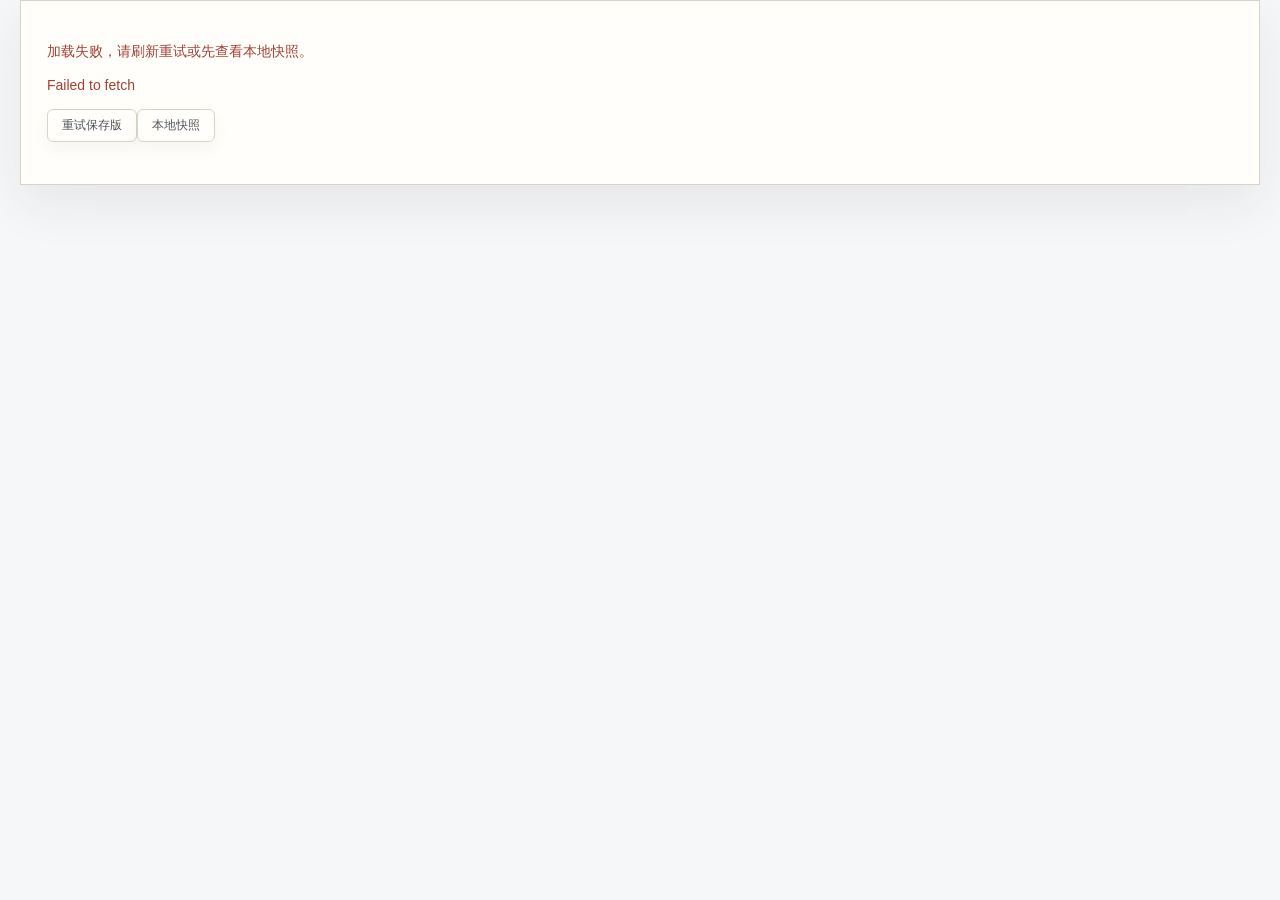
<file: index.html>
<!DOCTYPE html>
<html lang="zh-CN">
<head>
<meta charset="UTF-8">
<meta name="viewport" content="width=device-width,initial-scale=1">
<meta http-equiv="refresh" content="0; url=./tracker.html">
<title>OKR 周报工作台</title>
<style>
body{margin:0;font-family:-apple-system,BlinkMacSystemFont,"Segoe UI","PingFang SC","Microsoft YaHei",sans-serif;background:#f7f6f1;color:#202124}
main{max-width:720px;margin:12vh auto;padding:0 24px}
a{color:#235e9d;font-weight:700}
</style>
</head>
<body>
<main>
<h1>OKR 周报工作台</h1>
<p>正在打开周报填写页。如果没有自动跳转，请打开 <a href="./tracker.html">周报填写</a>。</p>
</main>
<script>location.replace('./tracker.html')</script>
</body>
</html>
</file>
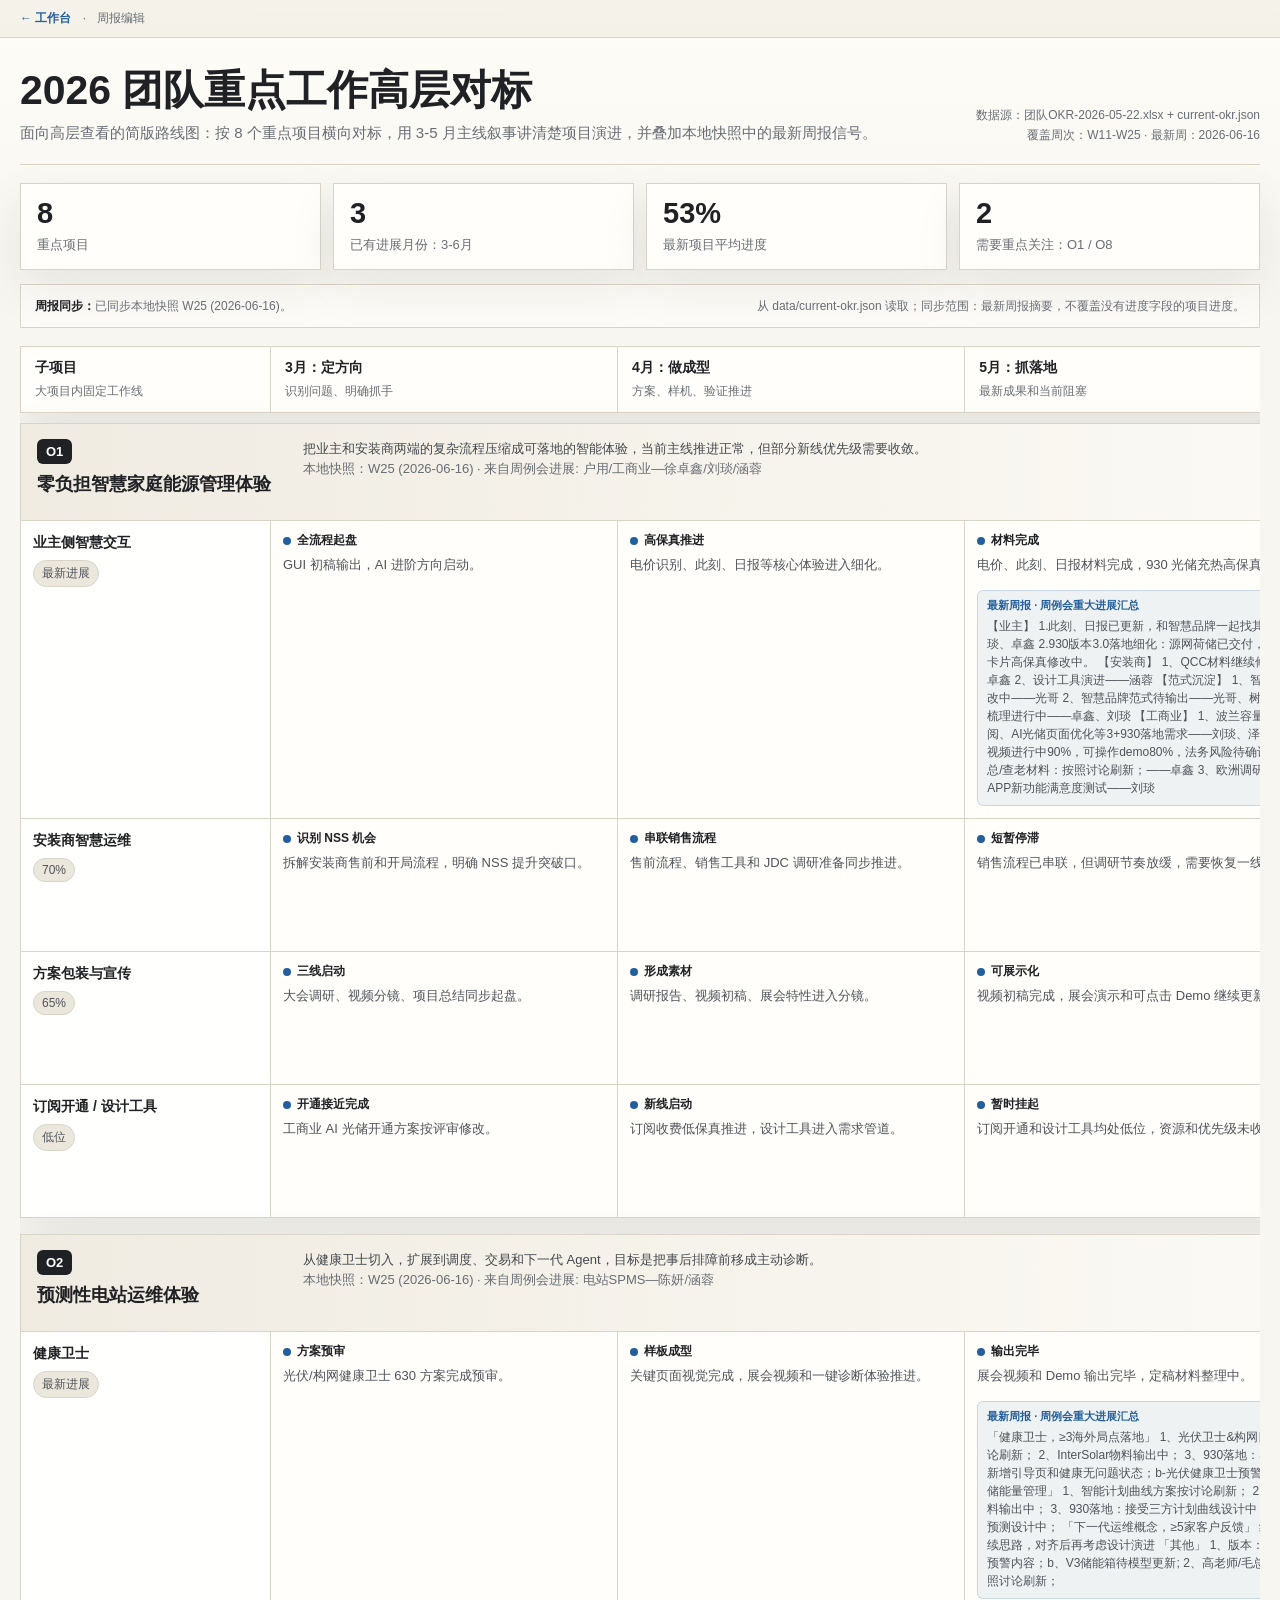
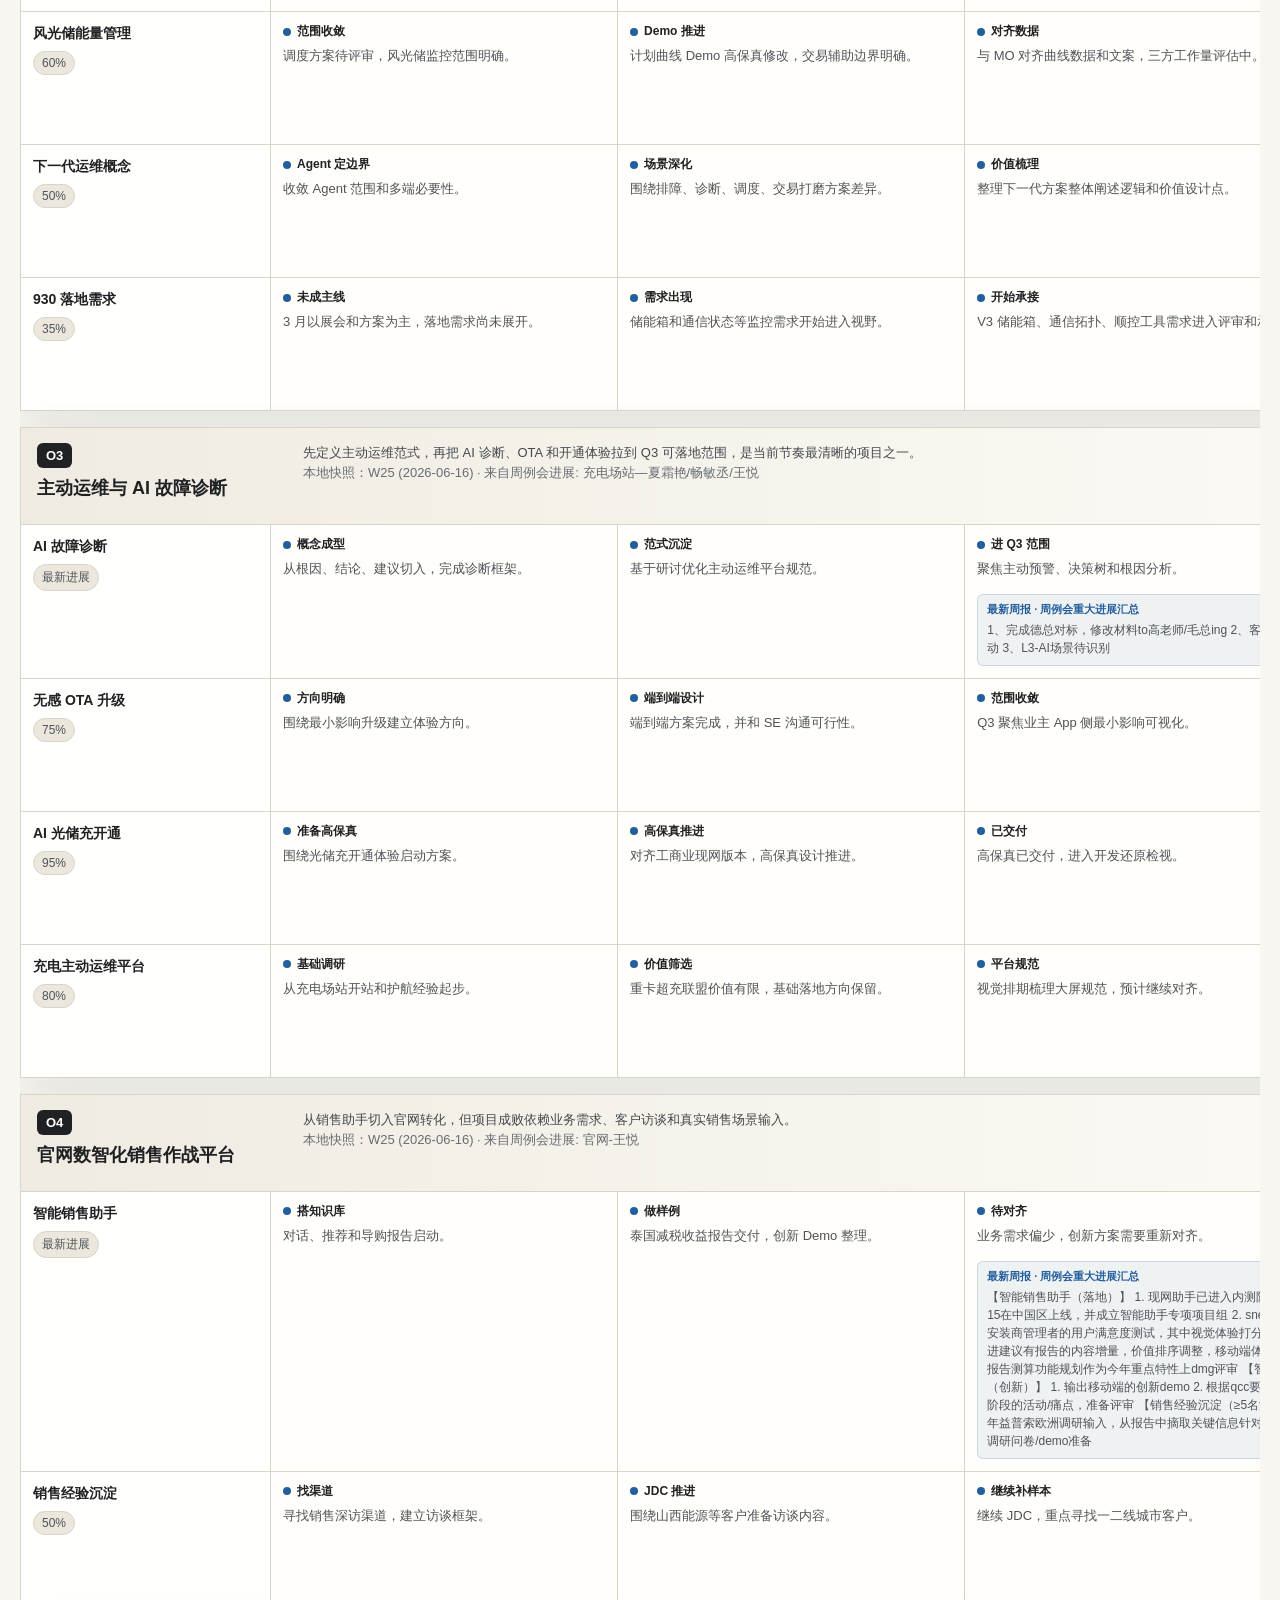
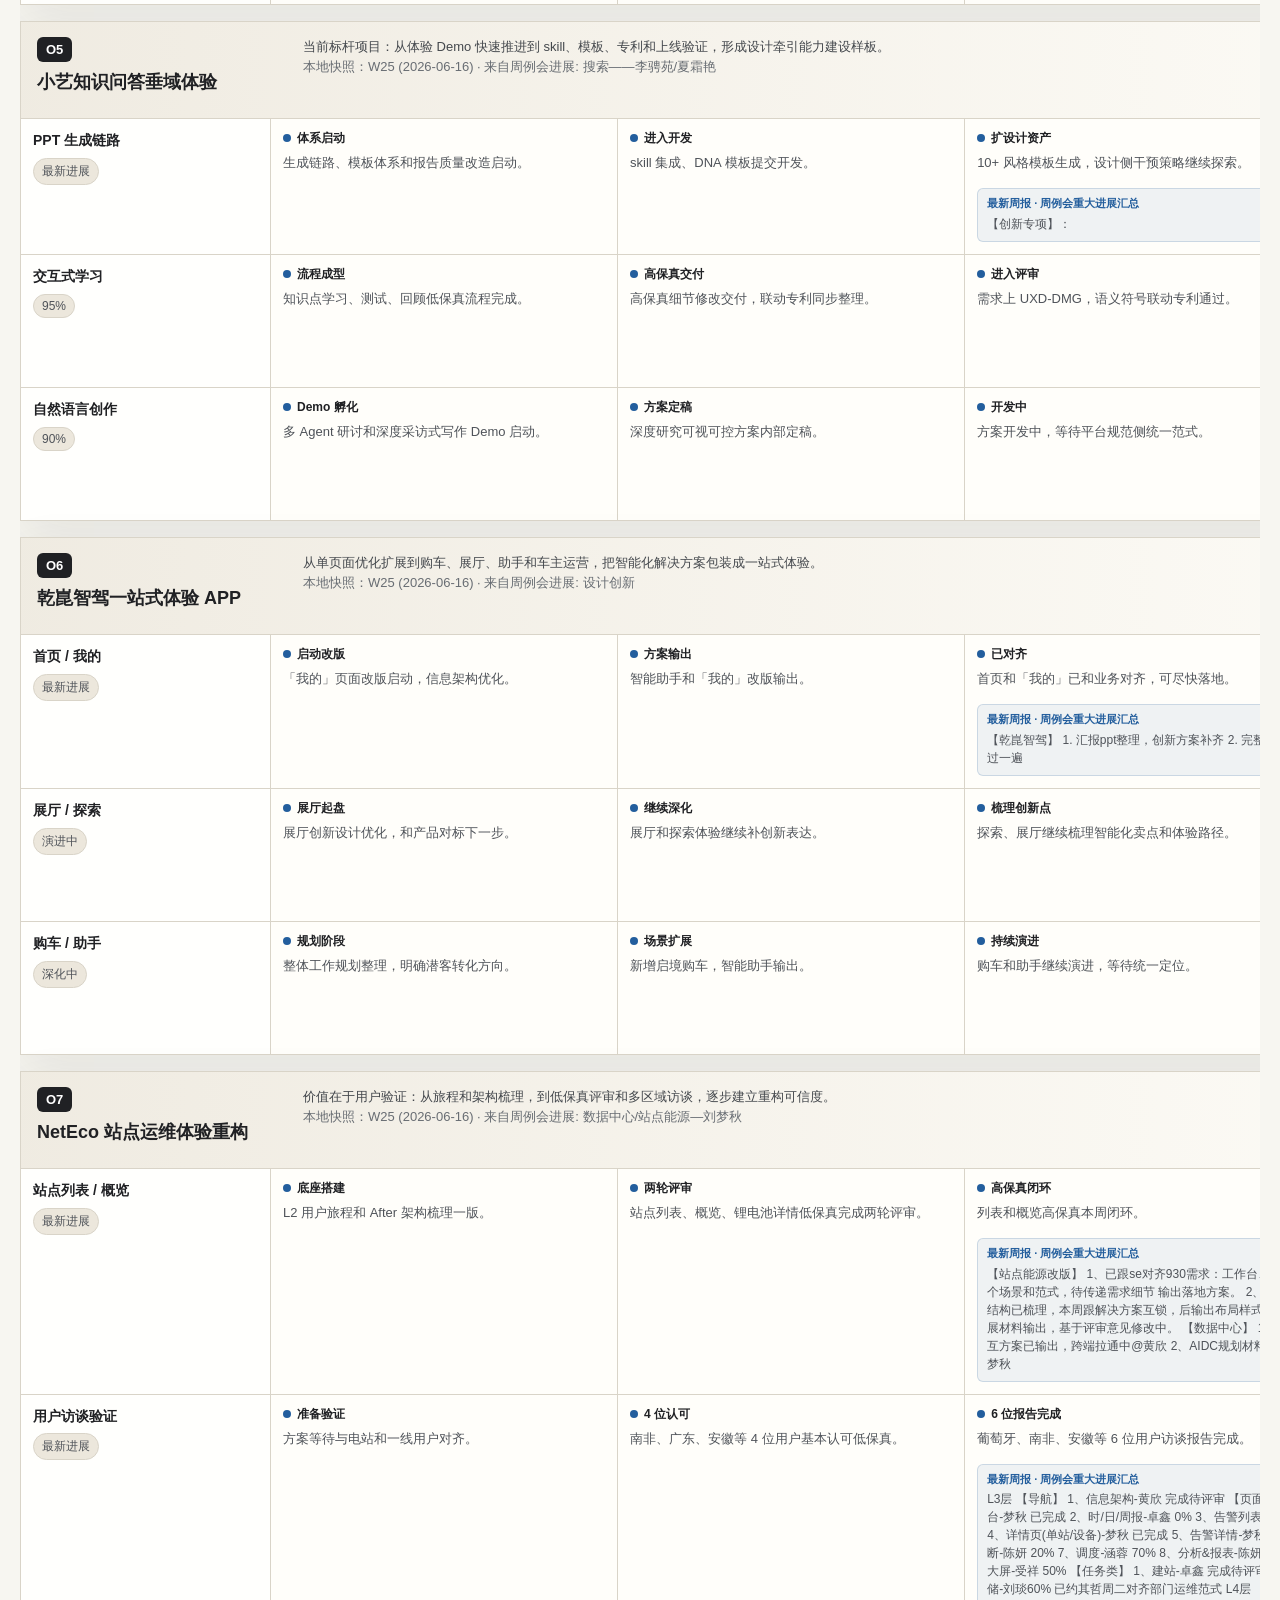
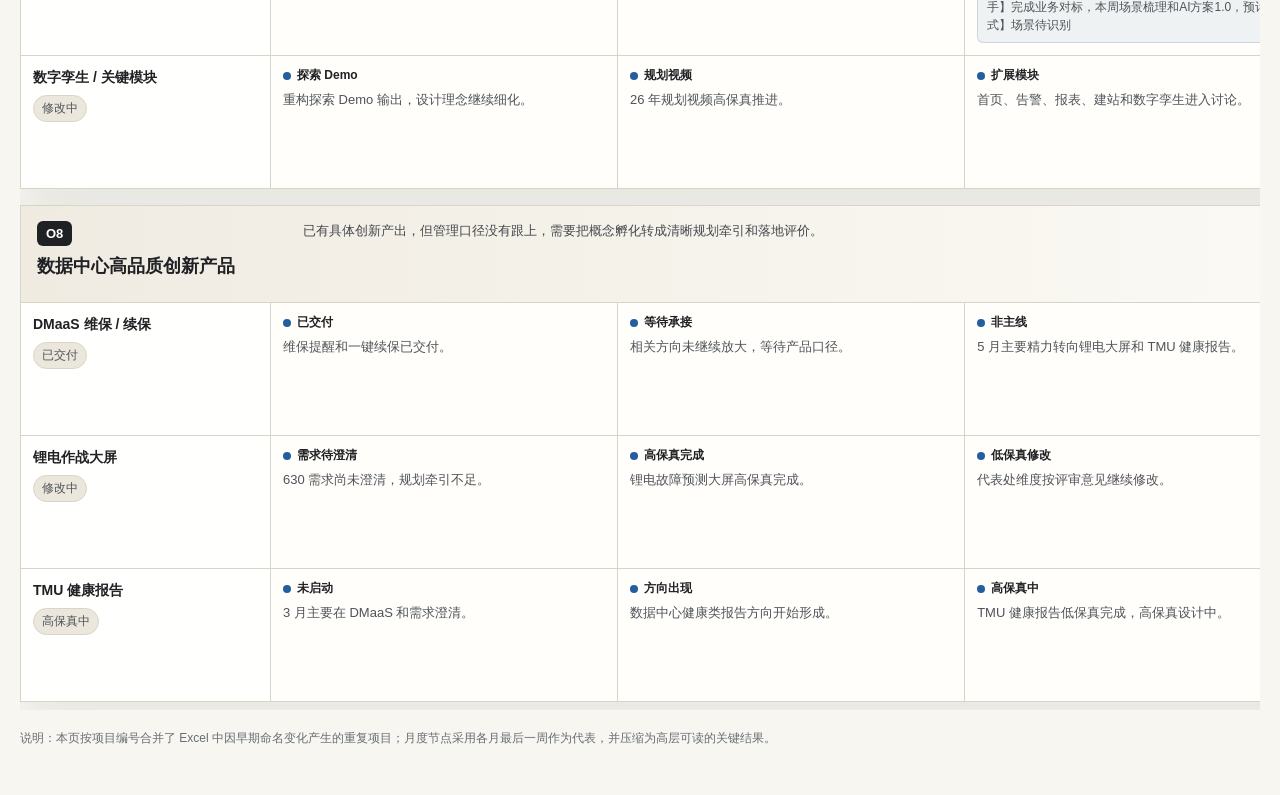
<file: executive-roadmap.html>
<!doctype html>
<html lang="zh-CN">
<head>
  <meta charset="utf-8">
  <meta name="viewport" content="width=device-width, initial-scale=1">
  <title>2026 团队重点工作高层对标</title>
  <style>
    :root {
      --bg: #f7f6f1;
      --ink: #202124;
      --muted: #686d73;
      --line: #d9d4c8;
      --panel: #fffefa;
      --soft: #ece7dc;
      --green: #147755;
      --blue: #235e9d;
      --amber: #9a5a12;
      --red: #a44036;
      --shadow: 0 18px 48px rgba(34, 33, 28, .08);
    }

    * { box-sizing: border-box; }

    body {
      margin: 0;
      color: var(--ink);
      background: linear-gradient(180deg, #fffdf8 0, var(--bg) 260px);
      font-family: -apple-system, BlinkMacSystemFont, "Segoe UI", "PingFang SC", "Microsoft YaHei", sans-serif;
      letter-spacing: 0;
    }

    .page {
      width: min(1480px, calc(100% - 40px));
      margin: 0 auto;
      padding: 30px 0 46px;
    }

    header {
      display: grid;
      grid-template-columns: 1fr auto;
      gap: 24px;
      align-items: end;
      padding-bottom: 18px;
      border-bottom: 1px solid var(--line);
    }

    h1 {
      margin: 0 0 8px;
      font-size: clamp(28px, 3.2vw, 44px);
      line-height: 1.08;
      font-weight: 820;
    }

    .lead {
      max-width: 940px;
      margin: 0;
      color: var(--muted);
      font-size: 15px;
      line-height: 1.7;
    }

    .stamp {
      text-align: right;
      color: var(--muted);
      font-size: 12px;
      line-height: 1.7;
      white-space: nowrap;
    }

    .scoreboard {
      display: grid;
      grid-template-columns: repeat(4, minmax(0, 1fr));
      gap: 12px;
      margin: 18px 0 20px;
    }

    .score {
      min-height: 86px;
      padding: 15px 16px;
      background: var(--panel);
      border: 1px solid var(--line);
      box-shadow: var(--shadow);
    }

    .score b {
      display: block;
      margin-bottom: 7px;
      font-size: 29px;
      line-height: 1;
    }

    .score span {
      color: var(--muted);
      font-size: 13px;
    }

    .sync-status {
      display: flex;
      justify-content: space-between;
      gap: 14px;
      align-items: center;
      margin: -6px 0 18px;
      padding: 12px 14px;
      color: var(--muted);
      background: rgba(255, 254, 250, .72);
      border: 1px solid var(--line);
      font-size: 12px;
      line-height: 1.55;
    }

    .sync-status b {
      color: var(--ink);
      font-weight: 760;
    }

    .sync-status span:last-child {
      white-space: nowrap;
    }

    .stage-map {
      display: grid;
      grid-template-columns: 250px 1.1fr 1.1fr 1.28fr 150px 180px;
      min-width: 1680px;
      margin-bottom: 10px;
      border: 1px solid var(--line);
      background: var(--panel);
      box-shadow: var(--shadow);
    }

    .stage-map > div {
      padding: 12px 14px;
      border-right: 1px solid var(--line);
    }

    .stage-map > div:last-child { border-right: 0; }

    .stage-map strong {
      display: block;
      margin-bottom: 4px;
      font-size: 14px;
    }

    .stage-map span {
      color: var(--muted);
      font-size: 12px;
    }

    .table-scroll {
      overflow-x: auto;
      padding-bottom: 8px;
    }

    .roadmap {
      display: grid;
      gap: 16px;
      min-width: 1680px;
    }

    .group {
      background: var(--panel);
      border: 1px solid var(--line);
      box-shadow: var(--shadow);
    }

    .group-head {
      display: grid;
      grid-template-columns: 250px 1fr 180px;
      gap: 16px;
      align-items: start;
      padding: 15px 16px;
      background: linear-gradient(90deg, rgba(236, 231, 220, .82), rgba(255, 254, 250, .94));
      border-bottom: 1px solid var(--line);
    }

    .group-title {
      display: grid;
      gap: 8px;
    }

    .group-title h2 {
      margin: 0;
      font-size: 18px;
      line-height: 1.35;
    }

    .group-story {
      margin: 0;
      color: #44484d;
      font-size: 13px;
      line-height: 1.55;
    }

    .group-focus {
      display: grid;
      gap: 8px;
      justify-items: start;
    }

    .subrow {
      display: grid;
      grid-template-columns: 250px 1.1fr 1.1fr 1.28fr 150px 180px;
      border-bottom: 1px solid var(--line);
    }

    .subrow:last-child {
      border-bottom: 0;
    }

    .subrow > div {
      min-height: 132px;
      padding: 12px;
      border-right: 1px solid var(--line);
    }

    .subrow > div:last-child {
      border-right: 0;
    }

    .subname {
      display: grid;
      gap: 8px;
      align-content: start;
      background: rgba(255, 255, 255, .48);
    }

    .subname b {
      font-size: 14px;
      line-height: 1.35;
    }

    .subname span {
      width: fit-content;
      padding: 4px 8px;
      color: #4f5359;
      background: var(--soft);
      border: 1px solid var(--line);
      border-radius: 999px;
      font-size: 12px;
    }

    .mcell {
      display: grid;
      gap: 7px;
      align-content: start;
    }

    .mcell strong {
      display: flex;
      align-items: center;
      gap: 6px;
      font-size: 12px;
      line-height: 1.25;
    }

    .mcell strong::before {
      content: "";
      width: 8px;
      height: 8px;
      background: var(--blue);
      border-radius: 999px;
    }

    .mcell p,
    .future-cell p,
    .judge p {
      margin: 0;
      color: #4f5359;
      font-size: 13px;
      line-height: 1.55;
    }

    .sync-note {
      display: grid;
      gap: 4px;
      margin-top: 8px;
      padding: 8px 9px;
      background: rgba(35, 94, 157, .07);
      border: 1px solid rgba(35, 94, 157, .18);
      border-radius: 6px;
    }

    .sync-note b {
      color: var(--blue);
      font-size: 11px;
      line-height: 1.25;
    }

    .sync-note span {
      color: #4f5359;
      font-size: 12px;
      line-height: 1.5;
    }

    .future-cell {
      display: grid;
      gap: 8px;
      align-content: start;
      color: #8f887c;
      background: rgba(236, 231, 220, .38);
    }

    .future-ticks {
      display: grid;
      grid-template-columns: repeat(7, minmax(0, 1fr));
      gap: 4px;
      color: #9d968a;
      font-size: 10px;
      text-align: center;
    }

    .future-ticks span {
      padding: 5px 1px;
      border: 1px dashed #d8d3c8;
      border-radius: 5px;
    }

    .judge {
      display: grid;
      gap: 8px;
      align-content: start;
    }

    .project {
      display: grid;
      grid-template-columns: 250px 3.4fr 2.75fr .45fr 180px;
      min-height: 218px;
      background: var(--panel);
      border: 1px solid var(--line);
      box-shadow: var(--shadow);
    }

    .project > section {
      padding: 14px;
      border-right: 1px solid var(--line);
    }

    .project > section:last-child { border-right: 0; }

    .project-meta {
      display: grid;
      gap: 12px;
      align-content: start;
    }

    .id {
      display: inline-flex;
      width: fit-content;
      min-height: 25px;
      align-items: center;
      padding: 4px 9px;
      color: #fff;
      background: var(--ink);
      border-radius: 6px;
      font-size: 13px;
      font-weight: 760;
    }

    h2 {
      margin: 0;
      font-size: 17px;
      line-height: 1.38;
      font-weight: 780;
    }

    .storyline {
      margin: 0;
      color: #44484d;
      font-size: 13px;
      line-height: 1.55;
    }

    .subprojects {
      display: grid;
      gap: 6px;
      margin: 0;
      padding: 0;
      list-style: none;
    }

    .subprojects li {
      display: flex;
      justify-content: space-between;
      gap: 8px;
      padding: 6px 8px;
      color: #4f5359;
      background: var(--soft);
      border: 1px solid var(--line);
      border-radius: 7px;
      font-size: 12px;
      line-height: 1.35;
    }

    .subprojects b {
      color: var(--ink);
      font-weight: 760;
      white-space: nowrap;
    }

    .progress {
      display: grid;
      gap: 6px;
    }

    .progress-top {
      display: flex;
      justify-content: space-between;
      gap: 10px;
      color: var(--muted);
      font-size: 12px;
    }

    .bar {
      height: 8px;
      overflow: hidden;
      background: #e5e0d5;
      border-radius: 999px;
    }

    .bar i {
      display: block;
      width: var(--value);
      height: 100%;
      background: linear-gradient(90deg, var(--green), var(--blue));
      border-radius: inherit;
    }

    .stage-cell {
      display: grid;
      gap: 10px;
      align-content: start;
    }

    .stage-title {
      display: flex;
      justify-content: space-between;
      gap: 10px;
      color: var(--muted);
      font-size: 12px;
    }

    .nodes {
      display: grid;
      grid-template-columns: repeat(4, minmax(0, 1fr));
      gap: 7px;
    }

    .project > .stage-cell:nth-of-type(2) .nodes {
      grid-template-columns: .42fr .42fr 1.72fr 1.72fr;
    }

    .project > .stage-cell:nth-of-type(3) .nodes {
      grid-template-columns: 2.35fr .42fr .42fr .42fr;
    }

    .project > .stage-cell:nth-of-type(4) .nodes {
      grid-template-columns: repeat(4, minmax(20px, 1fr));
      gap: 4px;
    }

    .node {
      min-height: 132px;
      padding: 11px;
      background: #fff;
      border: 1px solid #cfcabe;
      border-radius: 8px;
    }

    .node.empty {
      display: grid;
      place-items: center;
      color: #aaa396;
      background: transparent;
      border-style: dashed;
      font-size: 12px;
      min-height: 132px;
    }

    .project > .stage-cell:nth-of-type(4) .node.empty {
      min-height: 132px;
      padding: 6px 1px;
      font-size: 10px;
      writing-mode: vertical-rl;
      text-orientation: mixed;
    }

    .month {
      display: flex;
      justify-content: space-between;
      align-items: center;
      margin-bottom: 6px;
      font-size: 12px;
      font-weight: 780;
    }

    .month i {
      width: 9px;
      height: 9px;
      background: var(--blue);
      border-radius: 999px;
    }

    .node p {
      margin: 0;
      color: #4f5359;
      font-size: 13px;
      line-height: 1.55;
    }

    .subline {
      display: grid;
      gap: 6px;
      margin: 0;
      padding: 0;
      list-style: none;
      color: #4f5359;
      font-size: 12px;
      line-height: 1.45;
    }

    .subline li {
      position: relative;
      padding-left: 10px;
    }

    .subline li::before {
      content: "";
      position: absolute;
      left: 0;
      top: .62em;
      width: 4px;
      height: 4px;
      background: var(--blue);
      border-radius: 999px;
    }

    .subline b {
      color: var(--ink);
      font-weight: 760;
    }

    .status {
      display: grid;
      gap: 8px;
      align-content: start;
    }

    .badge {
      width: fit-content;
      padding: 5px 9px;
      border-radius: 999px;
      font-size: 12px;
      font-weight: 760;
      white-space: nowrap;
    }

    .lead-badge { color: var(--green); background: rgba(20, 119, 85, .1); }
    .track-badge { color: var(--blue); background: rgba(35, 94, 157, .1); }
    .watch-badge { color: var(--amber); background: rgba(154, 90, 18, .12); }
    .risk-badge { color: var(--red); background: rgba(164, 64, 54, .1); }

    .status p {
      margin: 0;
      color: #4f5359;
      font-size: 12px;
      line-height: 1.5;
    }

    footer {
      margin-top: 18px;
      color: var(--muted);
      font-size: 12px;
      line-height: 1.7;
    }

    @media (max-width: 900px) {
      header,
      .scoreboard {
        grid-template-columns: 1fr;
      }

      .stamp {
        text-align: left;
      }

      .sync-status {
        align-items: flex-start;
        flex-direction: column;
      }

      .sync-status span:last-child {
        white-space: normal;
      }
    }
  </style>
</head>
<body>
  <nav style="padding:10px 20px;font-size:12px;color:#686d73;background:rgba(236,231,220,.5);border-bottom:1px solid #d9d4c8">
    <a href="./index.html" style="color:#235e9d;text-decoration:none;font-weight:600">← 工作台</a>
    <span style="margin:0 8px">·</span>
    <a href="./tracker.html" style="color:#686d73;text-decoration:none">周报编辑</a>
  </nav>
  <main class="page">
    <header>
      <div>
        <h1>2026 团队重点工作高层对标</h1>
        <p class="lead">面向高层查看的简版路线图：按 8 个重点项目横向对标，用 3-5 月主线叙事讲清楚项目演进，并叠加本地快照中的最新周报信号。</p>
      </div>
      <div class="stamp">
        数据源：团队OKR-2026-05-22.xlsx + current-okr.json<br>
        覆盖周次：W11-W25 · 最新周：2026-06-16
      </div>
    </header>

    <section class="scoreboard" id="scoreboard"></section>
    <section class="sync-status" id="syncStatus">
      <span><b>周报同步：</b>正在使用静态路线图，稍后自动检查在线周报。</span>
      <span>按每周三节奏刷新；同一周三周期内复用缓存。</span>
    </section>

    <section class="table-scroll">
      <div class="stage-map">
        <div><strong>子项目</strong><span>大项目内固定工作线</span></div>
        <div><strong>3月：定方向</strong><span>识别问题、明确抓手</span></div>
        <div><strong>4月：做成型</strong><span>方案、样机、验证推进</span></div>
        <div><strong>5月：抓落地</strong><span>最新成果和当前阻塞</span></div>
        <div><strong>后续</strong><span>6-12月节奏</span></div>
        <div><strong>高层关注</strong><span>关键判断</span></div>
      </div>

      <section class="roadmap" id="roadmap"></section>
    </section>

    <footer>
      说明：本页按项目编号合并了 Excel 中因早期命名变化产生的重复项目；月度节点采用各月最后一周作为代表，并压缩为高层可读的关键结果。
    </footer>
  </main>
<script>
var ROADMAP_DATA = [
  {
    id:"O1", title:"零负担智慧家庭能源管理体验", progress:49,
    story:"把业主和安装商两端的复杂流程压缩成可落地的智能体验，当前主线推进正常，但部分新线优先级需要收敛。",
    badge:"watch", badgeText:"需聚焦",
    subs:[
      {name:"业主侧智慧交互",status:"70%",m3:{title:"全流程起盘",text:"GUI 初稿输出，AI 进阶方向启动。"},m4:{title:"高保真推进",text:"电价识别、此刻、日报等核心体验进入细化。"},m5:{title:"材料完成",text:"电价、此刻、日报材料完成，930 光储充热高保真修改中。"},future:"进入版本落地和案例验证。",judge:{badge:"track",text:"主线稳定",note:"已经能讲出从痛点到方案的完整链路。"}},
      {name:"安装商智慧运维",status:"70%",m3:{title:"识别 NSS 机会",text:"拆解安装商售前和开局流程，明确 NSS 提升突破口。"},m4:{title:"串联销售流程",text:"售前流程、销售工具和 JDC 调研准备同步推进。"},m5:{title:"短暂停滞",text:"销售流程已串联，但调研节奏放缓，需要恢复一线输入。"},future:"补齐调研闭环，牵引方案落地。",judge:{badge:"watch",text:"需推动",note:"高层可关注业务侧资源配合。"}},
      {name:"方案包装与宣传",status:"65%",m3:{title:"三线启动",text:"大会调研、视频分镜、项目总结同步起盘。"},m4:{title:"形成素材",text:"调研报告、视频初稿、展会特性进入分镜。"},m5:{title:"可展示化",text:"视频初稿完成，展会演示和可点击 Demo 继续更新。"},future:"用于展会和对外叙事。",judge:{badge:"track",text:"支撑汇报",note:"有助于把项目成果讲清楚。"}},
      {name:"订阅开通 / 设计工具",status:"低位",m3:{title:"开通接近完成",text:"工商业 AI 光储开通方案按评审修改。"},m4:{title:"新线启动",text:"订阅收费低保真推进，设计工具进入需求管道。"},m5:{title:"暂时挂起",text:"订阅开通和设计工具均处低位，资源和优先级未收敛。"},future:"需要明确是否继续作为主线。",judge:{badge:"risk",text:"需取舍",note:"避免稀释 O1 主线成果。"}}
    ]
  },
  {
    id:"O2", title:"预测性电站运维体验", progress:56,
    story:"从健康卫士切入，扩展到调度、交易和下一代 Agent，目标是把事后排障前移成主动诊断。",
    badge:"track", badgeText:"稳步推进",
    subs:[
      {name:"健康卫士",status:"80%",m3:{title:"方案预审",text:"光伏/构网健康卫士 630 方案完成预审。"},m4:{title:"样板成型",text:"关键页面视觉完成，展会视频和一键诊断体验推进。"},m5:{title:"输出完毕",text:"展会视频和 Demo 输出完毕，定稿材料整理中。"},future:"看海外局点验证和版本落地。",judge:{badge:"lead",text:"成果明确",note:"已形成可展示样板。"}},
      {name:"风光储能量管理",status:"60%",m3:{title:"范围收敛",text:"调度方案待评审，风光储监控范围明确。"},m4:{title:"Demo 推进",text:"计划曲线 Demo 高保真修改，交易辅助边界明确。"},m5:{title:"对齐数据",text:"与 MO 对齐曲线数据和文案，三方工作量评估中。"},future:"继续验证业务数据和客户反馈。",judge:{badge:"track",text:"可推进",note:"需要产品和三方资源配合。"}},
      {name:"下一代运维概念",status:"50%",m3:{title:"Agent 定边界",text:"收敛 Agent 范围和多端必要性。"},m4:{title:"场景深化",text:"围绕排障、诊断、调度、交易打磨方案差异。"},m5:{title:"价值梳理",text:"整理下一代方案整体阐述逻辑和价值设计点。"},future:"需要客户反馈验证概念价值。",judge:{badge:"watch",text:"需验证",note:"概念要尽快进入客户侧闭环。"}},
      {name:"930 落地需求",status:"35%",m3:{title:"未成主线",text:"3 月以展会和方案为主，落地需求尚未展开。"},m4:{title:"需求出现",text:"储能箱和通信状态等监控需求开始进入视野。"},m5:{title:"开始承接",text:"V3 储能箱、通信拓扑、顺控工具需求进入评审和承接。"},future:"需要和版本排期绑定。",judge:{badge:"watch",text:"看排期",note:"决定展示成果能否转成版本成果。"}}
    ]
  },
  {
    id:"O3", title:"主动运维与 AI 故障诊断", progress:80,
    story:"先定义主动运维范式，再把 AI 诊断、OTA 和开通体验拉到 Q3 可落地范围，是当前节奏最清晰的项目之一。",
    badge:"lead", badgeText:"进展领先",
    subs:[
      {name:"AI 故障诊断",status:"70%",m3:{title:"概念成型",text:"从根因、结论、建议切入，完成诊断框架。"},m4:{title:"范式沉淀",text:"基于研讨优化主动运维平台规范。"},m5:{title:"进 Q3 范围",text:"聚焦主动预警、决策树和根因分析。"},future:"看评审结论和开发还原。",judge:{badge:"lead",text:"可复制",note:"有机会沉淀主动运维设计范式。"}},
      {name:"无感 OTA 升级",status:"75%",m3:{title:"方向明确",text:"围绕最小影响升级建立体验方向。"},m4:{title:"端到端设计",text:"端到端方案完成，并和 SE 沟通可行性。"},m5:{title:"范围收敛",text:"Q3 聚焦业主 App 侧最小影响可视化。"},future:"等待版本范围确认。",judge:{badge:"track",text:"方向清楚",note:"关键看 SE 和版本管道。"}},
      {name:"AI 光储充开通",status:"95%",m3:{title:"准备高保真",text:"围绕光储充开通体验启动方案。"},m4:{title:"高保真推进",text:"对齐工商业现网版本，高保真设计推进。"},m5:{title:"已交付",text:"高保真已交付，进入开发还原检视。"},future:"跟进开发还原质量。",judge:{badge:"lead",text:"交付领先",note:"已从方案进入交付检视。"}},
      {name:"充电主动运维平台",status:"80%",m3:{title:"基础调研",text:"从充电场站开站和护航经验起步。"},m4:{title:"价值筛选",text:"重卡超充联盟价值有限，基础落地方向保留。"},m5:{title:"平台规范",text:"视觉排期梳理大屏规范，预计继续对齐。"},future:"看大屏规范和落地场景。",judge:{badge:"track",text:"补齐平台",note:"作为主动运维体系的基础承接。"}}
    ]
  },
  {
    id:"O4", title:"官网数智化销售作战平台", progress:50,
    story:"从销售助手切入官网转化，但项目成败依赖业务需求、客户访谈和真实销售场景输入。",
    badge:"watch", badgeText:"需业务牵引",
    subs:[
      {name:"智能销售助手",status:"50%",m3:{title:"搭知识库",text:"对话、推荐和导购报告启动。"},m4:{title:"做样例",text:"泰国减税收益报告交付，创新 Demo 整理。"},m5:{title:"待对齐",text:"业务需求偏少，创新方案需要重新对齐。"},future:"回到线索增长和销售任务。",judge:{badge:"watch",text:"缺输入",note:"不是设计能力问题，是业务牵引不足。"}},
      {name:"销售经验沉淀",status:"50%",m3:{title:"找渠道",text:"寻找销售深访渠道，建立访谈框架。"},m4:{title:"JDC 推进",text:"围绕山西能源等客户准备访谈内容。"},m5:{title:"继续补样本",text:"继续 JDC，重点寻找一二线城市客户。"},future:"沉淀销售方法和客户画像。",judge:{badge:"watch",text:"需客户样本",note:"样本质量决定平台方向。"}}
    ]
  },
  {
    id:"O5", title:"小艺知识问答垂域体验", progress:92,
    story:"当前标杆项目：从体验 Demo 快速推进到 skill、模板、专利和上线验证，形成设计牵引能力建设样板。",
    badge:"lead", badgeText:"标杆项目",
    subs:[
      {name:"PPT 生成链路",status:"90%",m3:{title:"体系启动",text:"生成链路、模板体系和报告质量改造启动。"},m4:{title:"进入开发",text:"skill 集成、DNA 模板提交开发。"},m5:{title:"扩设计资产",text:"10+ 风格模板生成，设计侧干预策略继续探索。"},future:"看上线效果和模板规模化。",judge:{badge:"lead",text:"能力沉淀",note:"已不是单点设计，而是工具链能力。"}},
      {name:"交互式学习",status:"95%",m3:{title:"流程成型",text:"知识点学习、测试、回顾低保真流程完成。"},m4:{title:"高保真交付",text:"高保真细节修改交付，联动专利同步整理。"},m5:{title:"进入评审",text:"需求上 UXD-DMG，语义符号联动专利通过。"},future:"看版本开发和体验验证。",judge:{badge:"lead",text:"成果扎实",note:"同时有方案、专利和版本入口。"}},
      {name:"自然语言创作",status:"90%",m3:{title:"Demo 孵化",text:"多 Agent 研讨和深度采访式写作 Demo 启动。"},m4:{title:"方案定稿",text:"深度研究可视可控方案内部定稿。"},m5:{title:"开发中",text:"方案开发中，等待平台规范侧统一范式。"},future:"随平台范式统一后收口。",judge:{badge:"track",text:"等待统一",note:"平台范式会影响最终体验。"}}
    ]
  },
  {
    id:"O6", title:"乾崑智驾一站式体验 APP", progress:50,
    story:"从单页面优化扩展到购车、展厅、助手和车主运营，把智能化解决方案包装成一站式体验。",
    badge:"track", badgeText:"方向收敛中",
    subs:[
      {name:"首页 / 我的",status:"可落地",m3:{title:"启动改版",text:"「我的」页面改版启动，信息架构优化。"},m4:{title:"方案输出",text:"智能助手和「我的」改版输出。"},m5:{title:"已对齐",text:"首页和「我的」已和业务对齐，可尽快落地。"},future:"优先推动快速落地。",judge:{badge:"track",text:"可先交付",note:"适合作为短期成果。"}},
      {name:"展厅 / 探索",status:"演进中",m3:{title:"展厅起盘",text:"展厅创新设计优化，和产品对标下一步。"},m4:{title:"继续深化",text:"展厅和探索体验继续补创新表达。"},m5:{title:"梳理创新点",text:"探索、展厅继续梳理智能化卖点和体验路径。"},future:"需要统一用户定位。",judge:{badge:"watch",text:"需收敛",note:"创新表达要避免分散。"}},
      {name:"购车 / 助手",status:"深化中",m3:{title:"规划阶段",text:"整体工作规划整理，明确潜客转化方向。"},m4:{title:"场景扩展",text:"新增启境购车，智能助手输出。"},m5:{title:"持续演进",text:"购车和助手继续演进，等待统一定位。"},future:"结合销售和车主旅程推进。",judge:{badge:"track",text:"中期价值",note:"决定 APP 的智能化差异。"}}
    ]
  },
  {
    id:"O7", title:"NetEco 站点运维体验重构", progress:50,
    story:"价值在于用户验证：从旅程和架构梳理，到低保真评审和多区域访谈，逐步建立重构可信度。",
    badge:"track", badgeText:"验证扎实",
    subs:[
      {name:"站点列表 / 概览",status:"50%",m3:{title:"底座搭建",text:"L2 用户旅程和 After 架构梳理一版。"},m4:{title:"两轮评审",text:"站点列表、概览、锂电池详情低保真完成两轮评审。"},m5:{title:"高保真闭环",text:"列表和概览高保真本周闭环。"},future:"跟进开发和用户验证。",judge:{badge:"track",text:"基础扎实",note:"已从旅程进入具体页面。"}},
      {name:"用户访谈验证",status:"完成报告",m3:{title:"准备验证",text:"方案等待与电站和一线用户对齐。"},m4:{title:"4 位认可",text:"南非、广东、安徽等 4 位用户基本认可低保真。"},m5:{title:"6 位报告完成",text:"葡萄牙、南非、安徽等 6 位用户访谈报告完成。"},future:"把访谈结论转成产品决策。",judge:{badge:"lead",text:"可信度高",note:"这是最能支撑高层认可的证据。"}},
      {name:"数字孪生 / 关键模块",status:"修改中",m3:{title:"探索 Demo",text:"重构探索 Demo 输出，设计理念继续细化。"},m4:{title:"规划视频",text:"26 年规划视频高保真推进。"},m5:{title:"扩展模块",text:"首页、告警、报表、建站和数字孪生进入讨论。"},future:"收敛关键模块优先级。",judge:{badge:"track",text:"后续扩展",note:"适合作为体验重构第二阶段。"}}
    ]
  },
  {
    id:"O8", title:"数据中心高品质创新产品", progress:0,
    story:"已有具体创新产出，但管理口径没有跟上，需要把概念孵化转成清晰规划牵引和落地评价。",
    badge:"risk", badgeText:"需澄清口径",
    subs:[
      {name:"DMaaS 维保 / 续保",status:"已交付",m3:{title:"已交付",text:"维保提醒和一键续保已交付。"},m4:{title:"等待承接",text:"相关方向未继续放大，等待产品口径。"},m5:{title:"非主线",text:"5 月主要精力转向锂电大屏和 TMU 健康报告。"},future:"确认是否纳入后续规划。",judge:{badge:"track",text:"已有成果",note:"但需要被纳入评价口径。"}},
      {name:"锂电作战大屏",status:"修改中",m3:{title:"需求待澄清",text:"630 需求尚未澄清，规划牵引不足。"},m4:{title:"高保真完成",text:"锂电故障预测大屏高保真完成。"},m5:{title:"低保真修改",text:"代表处维度按评审意见继续修改。"},future:"看产品是否纳入规划。",judge:{badge:"watch",text:"需产品牵引",note:"否则方案价值难被确认。"}},
      {name:"TMU 健康报告",status:"高保真中",m3:{title:"未启动",text:"3 月主要在 DMaaS 和需求澄清。"},m4:{title:"方向出现",text:"数据中心健康类报告方向开始形成。"},m5:{title:"高保真中",text:"TMU 健康报告低保真完成，高保真设计中。"},future:"明确版本路径和评价方式。",judge:{badge:"risk",text:"口径优先",note:"先定标准，再继续扩方案。"}}
    ]
  }
];

var SCOREBOARD = {projects:8, months:"3-6月", avgProgress:"53%", focus:"O1 / O8"};
var SYNC_CACHE_KEY = "teamOkrRoadmapLiveSync:v2";
var firebaseConfig = {
  apiKey: "AIzaSyCzQ81s_xCVQzhGrKKspjqaxIDlujvbmKc",
  authDomain: "family-sync-app-b3d51.firebaseapp.com",
  databaseURL: "https://family-sync-app-b3d51-default-rtdb.firebaseio.com",
  projectId: "family-sync-app-b3d51",
  storageBucket: "family-sync-app-b3d51.firebasestorage.app",
  messagingSenderId: "545912389388",
  appId: "1:545912389388:web:95de71d8248310b8821329"
};

function esc(s){
  return String(s||"").replace(/&/g,"&amp;").replace(/</g,"&lt;").replace(/>/g,"&gt;").replace(/"/g,"&quot;");
}

function setSyncStatus(main, detail){
  var el=document.getElementById("syncStatus");
  if(!el)return;
  el.innerHTML="<span><b>周报同步：</b>"+esc(main)+"</span><span>"+esc(detail||"")+"</span>";
}

function syncLabel(mon){
  var d=new Date(mon),j=new Date(d.getFullYear(),0,1);
  var w=Math.ceil(((d-j)/864e5+j.getDay())/7);
  return "W"+w+" ("+mon+")";
}

function syncCycleKey(d){
  var t=d?new Date(d):new Date();
  t.setHours(0,0,0,0);
  var day=t.getDay();
  var daysSinceWed=(day+4)%7;
  t.setDate(t.getDate()-daysSinceWed);
  return t.getFullYear()+"-"+String(t.getMonth()+1).padStart(2,"0")+"-"+String(t.getDate()).padStart(2,"0");
}

function fixArr(v){
  if(!v)return[];
  if(Array.isArray(v))return v;
  if(typeof v==="object"){
    var ks=Object.keys(v);
    if(ks.every(function(k){return !isNaN(k)})){
      return ks.sort(function(a,b){return +a-+b}).map(function(k){return v[k]});
    }
  }
  return[v];
}

function fixWeekData(wd){
  if(!wd)return null;
  wd.struct=fixArr(wd.struct);
  wd.struct.forEach(function(obj){obj.krIds=fixArr(obj.krIds)});
  if(!wd.krs)wd.krs={};
  return wd;
}

function loadScript(src){
  return new Promise(function(resolve,reject){
    var s=document.createElement("script");
    var done=false;
    var timer=setTimeout(function(){
      if(done)return;
      done=true;
      s.remove();
      reject(new Error("加载超时："+src));
    },5000);
    s.onload=function(){
      if(done)return;
      done=true;
      clearTimeout(timer);
      resolve();
    };
    s.onerror=function(){
      if(done)return;
      done=true;
      clearTimeout(timer);
      reject(new Error("加载失败："+src));
    };
    s.src=src;
    document.head.appendChild(s);
  });
}

async function loadFirebaseSdk(){
  if(window.firebase&&firebase.initializeApp&&firebase.database)return;
  await loadScript("https://www.gstatic.com/firebasejs/9.23.0/firebase-app-compat.js");
  await loadScript("https://www.gstatic.com/firebasejs/9.23.0/firebase-database-compat.js");
}

function readSyncCache(){
  try{
    var raw=localStorage.getItem(SYNC_CACHE_KEY);
    if(!raw)return null;
    var parsed=JSON.parse(raw);
    if(!parsed||parsed.cycleKey!==syncCycleKey())return null;
    return parsed;
  }catch(e){return null}
}

function writeSyncCache(data){
  try{localStorage.setItem(SYNC_CACHE_KEY,JSON.stringify(data))}catch(e){}
}

function buildLiveSync(meta, weekData){
  var projects=[];
  weekData.struct.forEach(function(obj,idx){
    var krIds=obj.krIds||[];
    var total=0;
    var tasks=[];
    krIds.forEach(function(kid){
      var kr=weekData.krs[kid];
      if(!kr)return;
      total+=kr.pct||0;
      tasks.push({title:kr.title||"",owner:kr.owner||"",pct:Math.round(kr.pct||0),status:kr.status||"",thisWeek:kr.thisWeek||""});
    });
    projects.push({id:"O"+(idx+1),title:obj.title||"",progress:krIds.length?Math.round(total/krIds.length):0,tasks:tasks});
  });
  return {cycleKey:syncCycleKey(),fetchedAt:Date.now(),week:meta.weekList[meta.weekList.length-1],label:syncLabel(meta.weekList[meta.weekList.length-1]),projects:projects};
}

function buildLocalSyncFromSnapshot(data){
  if(!data||!data.rows||!data.rows.length)throw new Error("本地快照为空");
  var weeks=data.coverage&&data.coverage.weeks?data.coverage.weeks:[];
  var latestLabel=weeks[weeks.length-1]||"";
  var latestWeek=latestLabel.split(" ")[0];
  var latestDate=data.coverage&&data.coverage.latestDate?data.coverage.latestDate:"";
  var rows=data.rows.filter(function(r){
    return (latestWeek&&r.week===latestWeek)||(!latestWeek&&latestDate&&r.date===latestDate);
  });
  if(!rows.length)throw new Error("未找到本地最新周数据");
  var map={};
  rows.forEach(function(r){
    var pid=r.projectId||"O_unknown";
    if(!map[pid]){
      map[pid]={id:pid,title:r.projectTitle||pid,progress:0,hasProgress:false,tasks:[],_progressTotal:0,_progressCount:0};
    }
    var pct=Number(r.progress||0);
    var projectPct=Number(r.projectProgress||0);
    if(projectPct>0){
      map[pid].progress=Math.round(projectPct);
      map[pid].hasProgress=true;
    }else if(pct>0){
      map[pid]._progressTotal+=pct;
      map[pid]._progressCount+=1;
      map[pid].hasProgress=true;
    }
    map[pid].tasks.push({
      title:r.task||"",
      owner:r.owner||"",
      pct:pct>0?Math.round(pct):null,
      status:r.status||"",
      thisWeek:r.thisWeek||""
    });
  });
  var projects=Object.keys(map).sort(function(a,b){
    return Number(a.replace(/\D/g,""))-Number(b.replace(/\D/g,""));
  }).map(function(pid){
    var p=map[pid];
    if(!p.progress&&p._progressCount)p.progress=Math.round(p._progressTotal/p._progressCount);
    delete p._progressTotal;
    delete p._progressCount;
    return p;
  });
  return {
    cycleKey:syncCycleKey(),
    fetchedAt:Date.now(),
    week:latestWeek,
    label:latestLabel||latestWeek,
    sourceName:"本地快照",
    syncDetail:"从 data/current-okr.json 读取；同步范围：最新周报摘要，不覆盖没有进度字段的项目进度。",
    projects:projects
  };
}

function applyLiveSync(live, fromCache){
  if(!live||!live.projects||!live.projects.length)return;
  var progressTotal=0;
  var progressCount=0;
  live.projects.forEach(function(p){
    var g=ROADMAP_DATA.find(function(x){return x.id===p.id});
    if(!g)return;
    if(p.hasProgress!==false&&typeof p.progress==="number"){
      g.progress=p.progress;
      progressTotal+=p.progress;
      progressCount+=1;
    }
    g.liveTitle=p.title;
    g.liveWeek=live.label;
    g.liveSource=live.sourceName||"在线周报";
    p.tasks.forEach(function(t,ti){
      var sub=g.subs[ti];
      if(!sub)return;
      sub.liveStatus=t.pct==null?(t.status||"最新进展"):t.pct+"%";
      sub.liveText=t.thisWeek;
      sub.liveTask=t.title;
    });
  });
  if(progressCount)SCOREBOARD.avgProgress=Math.round(progressTotal/progressCount)+"%";
  renderRoadmap();
  setSyncStatus("已同步"+(live.sourceName||"在线周报")+" "+live.label+"。", live.syncDetail||((fromCache?"使用本周三周期缓存；":"本周三周期首次从 Firebase 读取；")+"同步范围：项目进度、子项目状态和最新周报摘要。"));
}

async function loadLocalRoadmapSnapshot(){
  try{
    var resp=await fetch("./data/current-okr.json");
    if(!resp.ok)throw new Error("HTTP "+resp.status);
    var data=await resp.json();
    applyLiveSync(buildLocalSyncFromSnapshot(data),false);
    return true;
  }catch(e){}
  try{
    if(!window.OKR_LOCAL_DATA)await loadScript("./data/current-okr.js");
    if(!window.OKR_LOCAL_DATA)throw new Error("本地快照变量未定义");
    applyLiveSync(buildLocalSyncFromSnapshot(window.OKR_LOCAL_DATA),false);
    return true;
  }catch(e2){
    return false;
  }
}

async function syncRoadmapFromTracker(){
  var localApplied=await loadLocalRoadmapSnapshot();
  if(localApplied&&window.location.protocol!=="https:")return;
  var cached=readSyncCache();
  if(cached){
    applyLiveSync(cached,true);
    return;
  }
  try{
    setSyncStatus("正在检查在线周报最新进展。","按每周三节奏刷新；同一周三周期内复用缓存，不做轮询。");
    await loadFirebaseSdk();
    if(!firebase.apps||!firebase.apps.length)firebase.initializeApp(firebaseConfig);
    var db=firebase.database();
    var metaSnap=await db.ref("okr/meta").once("value");
    var meta=metaSnap.val();
    if(!meta||!meta.weekList)throw new Error("未找到周报元数据");
    meta.weekList=fixArr(meta.weekList);
    var latest=meta.weekList[meta.weekList.length-1];
    var weekSnap=await db.ref("okr/weeks/"+latest).once("value");
    var weekData=fixWeekData(weekSnap.val());
    if(!weekData)throw new Error("未找到最新周数据");
    var live=buildLiveSync(meta,weekData);
    writeSyncCache(live);
    applyLiveSync(live,false);
  }catch(e){
    if(localApplied)setSyncStatus("已显示本地快照最新进展。","在线 Firebase 暂时无法同步，原因："+e.message+"；不会反复重试。");
    else setSyncStatus("在线周报暂时无法同步，当前展示静态路线图。","原因："+e.message+"；不会反复重试。");
  }
}

function renderRoadmap(){
  var sb=document.getElementById('scoreboard');
  sb.innerHTML='<div class="score"><b>'+SCOREBOARD.projects+'</b><span>重点项目</span></div>'+
    '<div class="score"><b>3</b><span>已有进展月份：'+SCOREBOARD.months+'</span></div>'+
    '<div class="score"><b>'+SCOREBOARD.avgProgress+'</b><span>最新项目平均进度</span></div>'+
    '<div class="score"><b>2</b><span>需要重点关注：'+SCOREBOARD.focus+'</span></div>';

  var rm=document.getElementById('roadmap');
  var h='';
  ROADMAP_DATA.forEach(function(g){
    h+='<article class="group"><header class="group-head">';
    h+='<div class="group-title"><span class="id">'+g.id+'</span><h2>'+g.title+'</h2></div>';
    h+='<p class="group-story">'+esc(g.story)+(g.liveWeek?'<br><span style="color:#686d73">'+esc(g.liveSource||"在线周报")+'：'+esc(g.liveWeek)+' · '+esc(g.liveTitle||"")+'</span>':'')+'</p>';
    h+='<div class="group-focus"><span class="badge '+g.badge+'-badge">'+g.badgeText+'</span>';
    h+='<div class="progress"><div class="progress-top"><span>当前进度</span><b>'+g.progress+'%</b></div>';
    h+='<div class="bar" style="--value:'+g.progress+'%"><i></i></div></div></div></header>';

    g.subs.forEach(function(s){
      h+='<div class="subrow">';
      h+='<div class="subname"><b>'+esc(s.name)+'</b><span>'+esc(s.liveStatus||s.status)+'</span></div>';
      h+='<div class="mcell"><strong>'+esc(s.m3.title)+'</strong><p>'+esc(s.m3.text)+'</p></div>';
      h+='<div class="mcell"><strong>'+esc(s.m4.title)+'</strong><p>'+esc(s.m4.text)+'</p></div>';
      h+='<div class="mcell"><strong>'+esc(s.m5.title)+'</strong><p>'+esc(s.m5.text)+'</p>';
      if(s.liveText)h+='<div class="sync-note"><b>最新周报 · '+esc(s.liveTask||s.name)+'</b><span>'+esc(s.liveText)+'</span></div>';
      h+='</div>';
      h+='<div class="future-cell"><div class="future-ticks"><span>6</span><span>7</span><span>8</span><span>9</span><span>10</span><span>11</span><span>12</span></div><p>'+s.future+'</p></div>';
      h+='<div class="judge"><span class="badge '+s.judge.badge+'-badge">'+s.judge.text+'</span><p>'+s.judge.note+'</p></div>';
      h+='</div>';
    });
    h+='</article>';
  });
  rm.innerHTML=h;
}

renderRoadmap();
syncRoadmapFromTracker();
</script>
</body>
</html>
</file>
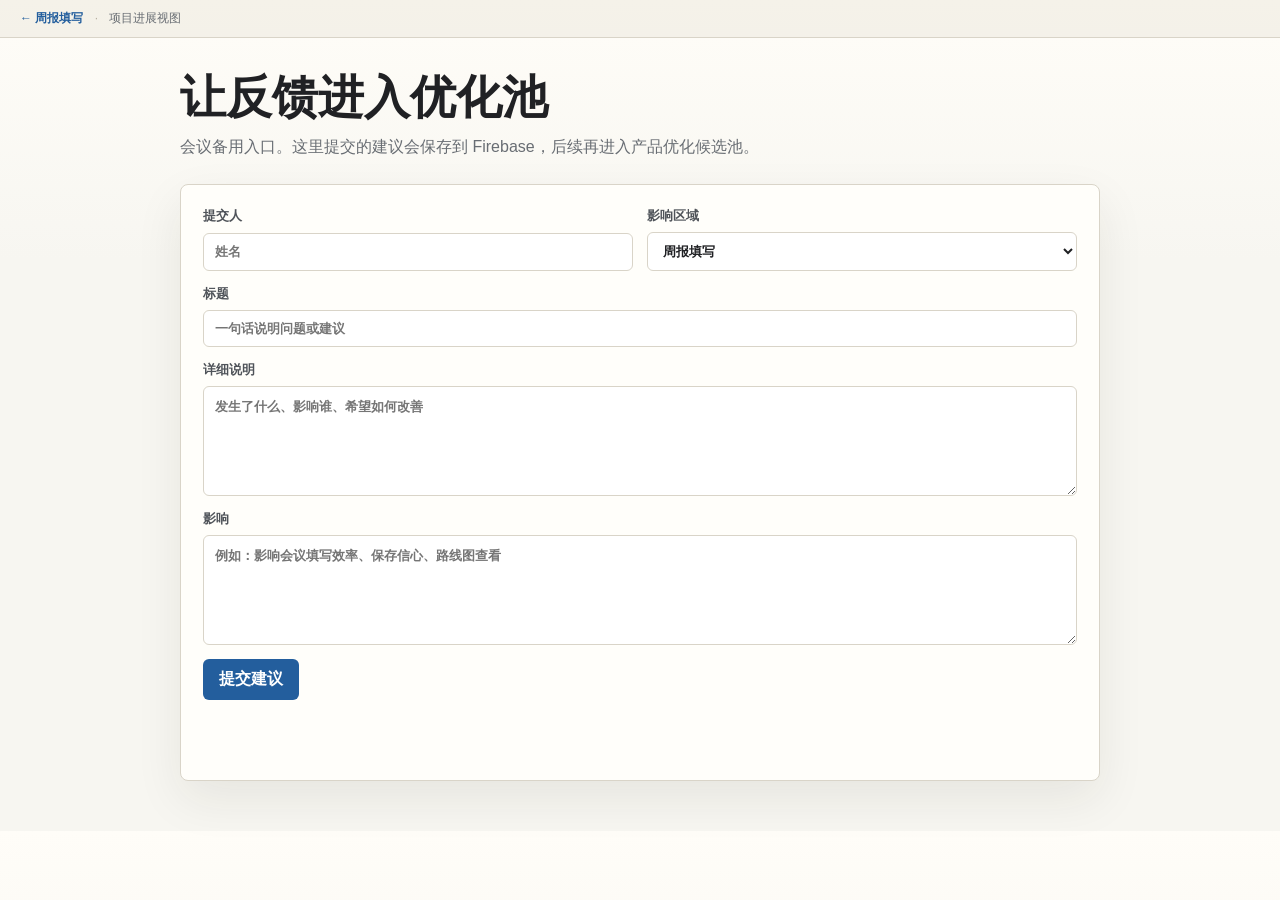
<file: feedback.html>
<!DOCTYPE html>
<html lang="zh-CN">
<head>
<meta charset="UTF-8">
<meta name="viewport" content="width=device-width,initial-scale=1">
<meta name="robots" content="noindex,nofollow">
<title>产品建议 · OKR 周报工作台</title>
<style>
:root{--bg:#f7f6f1;--fg:#202124;--muted:#686d73;--line:#d9d4c8;--panel:#fffefa;--blue:#235e9d;--green:#147755;--red:#a44036;--radius:8px;--font:-apple-system,BlinkMacSystemFont,"Segoe UI","PingFang SC","Microsoft YaHei",sans-serif}
*{box-sizing:border-box}body{margin:0;background:linear-gradient(180deg,#fffdf8 0,var(--bg) 260px);color:var(--fg);font-family:var(--font);letter-spacing:0}.topnav{padding:10px 20px;font-size:12px;color:var(--muted);background:rgba(236,231,220,.5);border-bottom:1px solid var(--line)}.topnav a{color:var(--muted);text-decoration:none}.topnav a:first-child{color:var(--blue);font-weight:700}.topnav span{margin:0 8px;color:#b8b0a2}main{width:min(920px,calc(100% - 40px));margin:0 auto;padding:34px 0 50px}h1{margin:0 0 10px;font-size:clamp(30px,4vw,46px);line-height:1.1}.lead{margin:0 0 24px;color:var(--muted);line-height:1.7}.panel{background:var(--panel);border:1px solid var(--line);border-radius:var(--radius);box-shadow:0 18px 48px rgba(34,33,28,.08);padding:22px}form{display:grid;gap:14px}.grid{display:grid;grid-template-columns:1fr 1fr;gap:14px}label{display:grid;gap:7px;font-size:13px;font-weight:760;color:#4f5359}input,textarea,select{width:100%;border:1px solid var(--line);border-radius:6px;background:#fff;padding:10px 11px;font:inherit;color:var(--fg)}textarea{min-height:110px;resize:vertical;line-height:1.6}button{width:fit-content;border:0;border-radius:6px;background:var(--blue);color:#fff;font:inherit;font-weight:800;padding:10px 16px;cursor:pointer}.status{min-height:24px;font-size:13px;font-weight:760}.status.ok{color:var(--green)}.status.err{color:var(--red)}.list{display:grid;gap:10px;margin-top:20px}.item{border-top:1px solid var(--line);padding-top:12px}.item b{display:block}.item p{margin:6px 0 0;color:var(--muted);line-height:1.6;white-space:pre-wrap}@media(max-width:760px){main{width:min(100% - 32px,720px);padding-top:24px}.grid{grid-template-columns:1fr}.panel{padding:18px}button{width:100%}}
</style>
</head>
<body>
<nav class="topnav">
  <a href="./tracker.html">← 周报填写</a>
  <span>·</span>
  <a href="./progress.html">项目进展视图</a>
</nav>
<main>
  <h1>让反馈进入优化池</h1>
  <p class="lead">会议备用入口。这里提交的建议会保存到 Firebase，后续再进入产品优化候选池。</p>
  <section class="panel">
    <form id="feedback-form">
      <div class="grid">
        <label>提交人<input name="reporter" autocomplete="name" placeholder="姓名"></label>
        <label>影响区域<select name="area"><option>周报填写</option><option>项目进展</option><option>上传下载</option><option>产品建议</option><option>其他</option></select></label>
      </div>
      <label>标题<input name="title" required placeholder="一句话说明问题或建议"></label>
      <label>详细说明<textarea name="detail" required placeholder="发生了什么、影响谁、希望如何改善"></textarea></label>
      <label>影响<textarea name="impact" placeholder="例如：影响会议填写效率、保存信心、路线图查看"></textarea></label>
      <button type="submit">提交建议</button>
      <div id="status" class="status"></div>
    </form>
    <div id="list" class="list"></div>
  </section>
</main>
<script>
var firebaseConfig={apiKey:"AIzaSyCzQ81s_xCVQzhGrKKspjqaxIDlujvbmKc",authDomain:"family-sync-app-b3d51.firebaseapp.com",databaseURL:"https://family-sync-app-b3d51-default-rtdb.firebaseio.com",projectId:"family-sync-app-b3d51",storageBucket:"family-sync-app-b3d51.firebasestorage.app",messagingSenderId:"545912389388",appId:"1:545912389388:web:95de71d8248310b8821329"};
async function firebaseRequest(path,method,value){var options={method:method||'GET',headers:{accept:'application/json'}};if(value!==undefined){options.headers['content-type']='application/json';options.body=JSON.stringify(value)}var response=await fetch(firebaseConfig.databaseURL+'/'+path+'.json',options);if(!response.ok)throw new Error('Firebase HTTP '+response.status);return response.json()}
var form=document.getElementById('feedback-form');
var statusEl=document.getElementById('status');
var listEl=document.getElementById('list');
form.addEventListener('submit',function(e){
  e.preventDefault();
  var data=Object.fromEntries(new FormData(form).entries());
  var item={reporter:data.reporter||'匿名',area:data.area||'其他',title:data.title,detail:data.detail,impact:data.impact||'',priority:'normal',status:'candidate',source:'github-pages-emergency',createdAt:new Date().toISOString()};
  statusEl.className='status';statusEl.textContent='提交中...';
  firebaseRequest('productFeedback','POST',item).then(function(){statusEl.className='status ok';statusEl.textContent='已提交，会进入产品优化候选池。';form.reset();loadFeedback()}).catch(function(err){statusEl.className='status err';statusEl.textContent='保存失败：'+err.message});
});
function esc(s){return String(s||'').replace(/&/g,'&amp;').replace(/</g,'&lt;').replace(/>/g,'&gt;')}
function loadFeedback(){
  firebaseRequest('productFeedback','GET').then(function(records){
    var items=Object.values(records||{}).sort(function(a,b){return String(b.createdAt||'').localeCompare(String(a.createdAt||''))}).slice(0,8);
    listEl.innerHTML=items.map(function(x){return '<article class="item"><b>'+esc(x.title)+'</b><p>'+esc([x.area,x.reporter,x.createdAt].filter(Boolean).join(' · '))+'</p><p>'+esc(x.detail)+'</p></article>'}).join('');
  }).catch(function(){listEl.innerHTML=''});
}
loadFeedback();
</script>
</body>
</html>
</file>
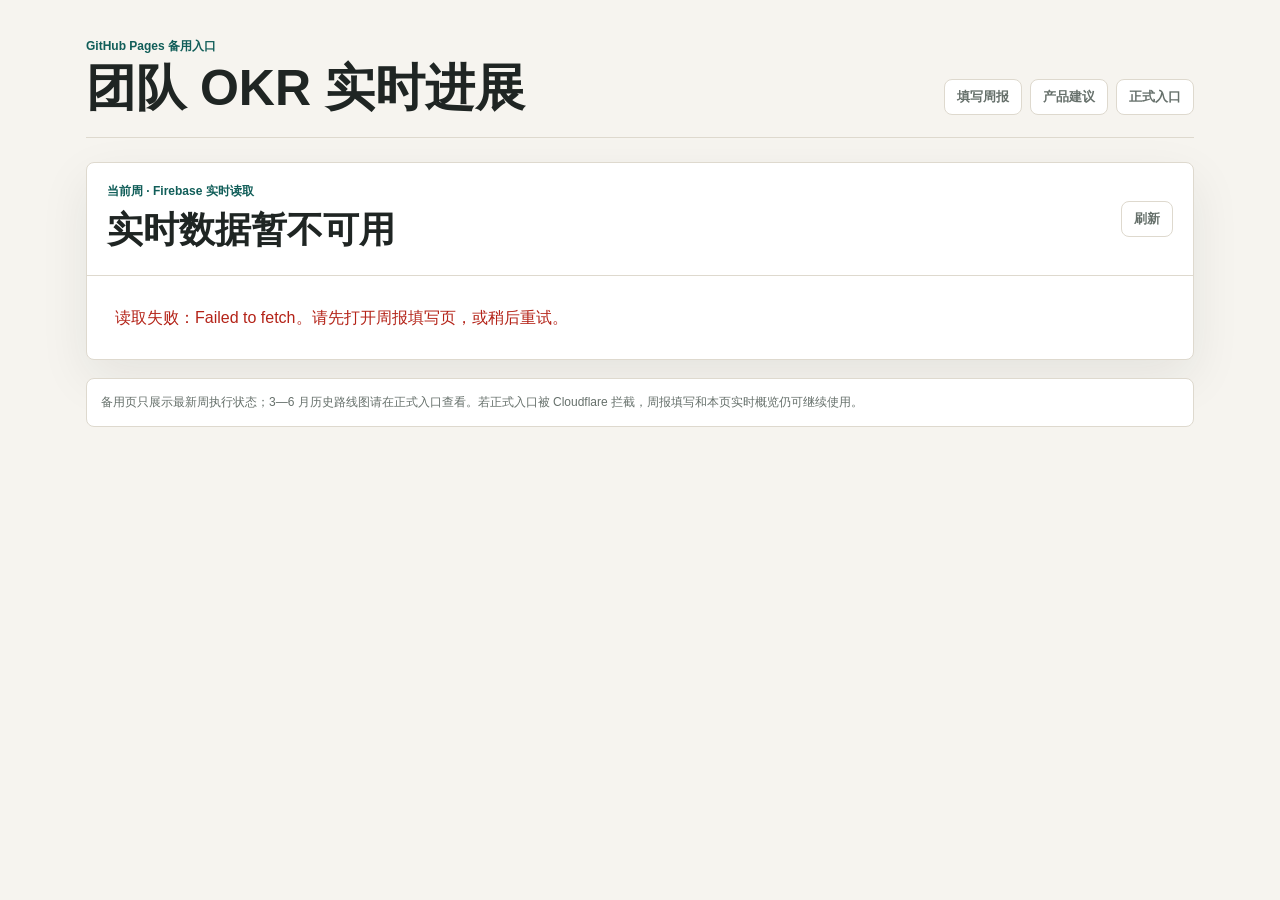
<file: progress.html>
<!doctype html>
<html lang="zh-CN">
<head>
  <meta charset="utf-8">
  <meta name="viewport" content="width=device-width,initial-scale=1">
  <meta name="robots" content="noindex,nofollow">
  <title>团队 OKR 实时进展</title>
  <style>
    :root{--bg:#f6f4ef;--panel:#fff;--ink:#1f2523;--muted:#66706b;--line:#ded9ce;--teal:#0f766e;--blue:#2557a7;--red:#b42318;--amber:#9a650f;--shadow:0 18px 50px rgba(31,37,35,.08)}
    *{box-sizing:border-box}
    body{min-width:320px;margin:0;color:var(--ink);background:var(--bg);font-family:-apple-system,BlinkMacSystemFont,"Segoe UI","PingFang SC","Microsoft YaHei",sans-serif}
    a{color:inherit;text-decoration:none}
    main{width:min(1180px,100%);margin:0 auto;padding:24px clamp(14px,3vw,36px) 54px}
    header{display:flex;align-items:flex-end;justify-content:space-between;gap:20px;padding:14px 0 22px;border-bottom:1px solid var(--line)}
    h1,h2,h3,p{margin:0} h1{font-size:clamp(30px,4vw,50px);line-height:1.08} h2{font-size:clamp(23px,3vw,36px)} h3{font-size:15px;line-height:1.45}
    .eyebrow{margin-bottom:6px;color:#115e59;font-size:12px;font-weight:750}
    nav{display:flex;flex-wrap:wrap;justify-content:flex-end;gap:8px}
    nav a,.refresh{display:inline-flex;min-height:36px;align-items:center;border:1px solid var(--line);border-radius:8px;background:#fff;padding:0 12px;color:var(--muted);font:inherit;font-size:13px;font-weight:700;cursor:pointer}
    .overview{margin-top:24px;border:1px solid var(--line);border-radius:8px;background:var(--panel);box-shadow:var(--shadow)}
    .overview-head{display:flex;align-items:center;justify-content:space-between;gap:16px;border-bottom:1px solid var(--line);padding:20px}
    .metrics{display:grid;grid-template-columns:repeat(4,minmax(0,1fr));gap:1px;background:var(--line)}
    .metric{display:grid;min-height:88px;align-content:center;background:#fbfaf7;padding:15px 20px}
    .metric strong{font-size:28px}.metric span{color:var(--muted);font-size:12px}.metric.attention strong{color:var(--red)}
    .projects{display:grid;grid-template-columns:repeat(2,minmax(0,1fr));gap:14px;padding:18px}
    .project{min-width:0;border:1px solid var(--line);border-radius:8px;background:#fdfbf7;padding:16px}
    .project-head,.project-title,.task-head{display:flex;align-items:flex-start;justify-content:space-between;gap:10px}
    .project-title{min-width:0;justify-content:flex-start}.project-title span{border-radius:6px;background:#eef2ff;padding:4px 7px;color:var(--blue);font-size:11px;font-weight:800}
    .project-title h3{min-width:0;overflow-wrap:anywhere}.project-head>strong{flex:0 0 auto;color:#115e59;font-size:22px}
    .track{overflow:hidden;height:7px;margin:14px 0 8px;border-radius:999px;background:#e4dfd5}.track span{display:block;height:100%;border-radius:inherit;background:var(--teal)}
    .fill{color:var(--muted);font-size:12px}.tasks{display:grid;gap:8px;margin:14px 0 0;padding:0;list-style:none}.tasks li{min-width:0;border-top:1px solid var(--line);padding-top:10px}
    .task-head strong{min-width:0;overflow-wrap:anywhere;font-size:13px}.task-head span{flex:0 0 auto;border-radius:999px;padding:3px 7px;font-size:11px;font-weight:800}
    .tasks .filled .task-head span{background:#e8f4ef;color:#115e59}.tasks .missing .task-head span{background:#fff0ed;color:var(--red)}
    .tasks .paused{opacity:.72}.tasks .paused .task-head span{background:#ece8df;color:var(--muted)}
    .tasks p,.tasks small{display:block;margin-top:6px;color:var(--muted);font-size:12px;line-height:1.5;overflow-wrap:anywhere}.tasks .missing p{color:var(--amber)}
    .progress-list{display:grid;gap:4px;margin:7px 0 0;padding-left:20px;color:var(--muted);font-size:12px;line-height:1.5}.progress-list li{border:0;padding:0}
    .state{padding:28px;color:var(--muted);line-height:1.7}.state.error{color:var(--red)}
    .note{margin-top:18px;border:1px solid var(--line);border-radius:8px;background:#fff;padding:14px;color:var(--muted);font-size:12px;line-height:1.6}
    @media(max-width:760px){header,.overview-head{align-items:stretch;flex-direction:column}nav{justify-content:flex-start}.metrics,.projects{grid-template-columns:1fr}}
  </style>
</head>
<body>
  <main>
    <header>
      <div><p class="eyebrow">GitHub Pages 备用入口</p><h1>团队 OKR 实时进展</h1></div>
      <nav aria-label="页面导航">
        <a href="./tracker.html">填写周报</a>
        <a href="./feedback.html">产品建议</a>
        <a href="https://okr-weekly-workbench.leodong.chatgpt.site/progress">正式入口</a>
      </nav>
    </header>
    <section class="overview">
      <div class="overview-head">
        <div><p class="eyebrow">当前周 · Firebase 实时读取</p><h2 id="week-title">正在读取最新周...</h2></div>
        <button class="refresh" type="button" onclick="loadProgress()">刷新</button>
      </div>
      <div id="content"><p class="state">正在连接周报数据，请稍候。</p></div>
    </section>
    <p class="note">备用页只展示最新周执行状态；3—6 月历史路线图请在正式入口查看。若正式入口被 Cloudflare 拦截，周报填写和本页实时概览仍可继续使用。</p>
  </main>
  <script>
    var firebaseConfig={apiKey:"AIzaSyCzQ81s_xCVQzhGrKKspjqaxIDlujvbmKc",authDomain:"family-sync-app-b3d51.firebaseapp.com",databaseURL:"https://family-sync-app-b3d51-default-rtdb.firebaseio.com",projectId:"family-sync-app-b3d51",storageBucket:"family-sync-app-b3d51.firebasestorage.app",messagingSenderId:"545912389388",appId:"1:545912389388:web:95de71d8248310b8821329"};
    async function firebaseGet(path){var response=await fetch(firebaseConfig.databaseURL+'/'+path+'.json',{headers:{accept:'application/json'}});if(!response.ok)throw new Error('Firebase HTTP '+response.status);return response.json()}
    function fixArray(value){if(!value)return[];if(Array.isArray(value))return value;if(typeof value==='object')return Object.keys(value).sort(function(a,b){return Number(a)-Number(b)}).map(function(key){return value[key]});return[value]}
    function escapeHtml(value){return String(value||'').replace(/&/g,'&amp;').replace(/</g,'&lt;').replace(/>/g,'&gt;').replace(/"/g,'&quot;')}
    function weekLabel(week){var date=new Date(week+'T00:00:00Z');var thursday=new Date(date);thursday.setUTCDate(date.getUTCDate()+3-((date.getUTCDay()+6)%7));var first=new Date(Date.UTC(thursday.getUTCFullYear(),0,4));var number=1+Math.round(((thursday-first)/86400000-3+((first.getUTCDay()+6)%7))/7);return 'W'+number+' · '+week}
    async function loadProgress(){
      document.getElementById('content').innerHTML='<p class="state">正在连接周报数据，请稍候。</p>';
      try{
        var meta=await firebaseGet('okr/meta')||{};
        var weeks=fixArray(meta.weekList).filter(Boolean).sort(function(a,b){return Date.parse(a)-Date.parse(b)});
        var latest=weeks[weeks.length-1];
        if(!latest)throw new Error('没有可用周次');
        var week=await firebaseGet('okr/weeks/'+latest);
        if(!week)throw new Error('最新周数据为空');
        render(latest,week);
      }catch(error){document.getElementById('week-title').textContent='实时数据暂不可用';document.getElementById('content').innerHTML='<p class="state error">读取失败：'+escapeHtml(error.message)+'。请先打开周报填写页，或稍后重试。</p>'}
    }
    function render(latest,week){
      var struct=fixArray(week.struct),krs=week.krs||{},total=0,active=0,paused=0,filled=0;
      var cards=struct.map(function(objective,index){
        var ids=fixArray(objective.krIds),tasks=[];
        ids.forEach(function(id){var task=krs[id];if(!task)return;total++;var current=String(task.thisWeek||'').trim();var isPaused=/挂起|暂停|搁置/.test(String(objective.title||'')+' '+String(task.title||'')+' '+String(task.status||''));if(isPaused)paused++;else{active++;if(current)filled++}tasks.push({id:id,title:task.title||'未命名关键任务',owner:task.owner||'',progress:Math.max(0,Math.min(100,Number(task.pct)||0)),status:task.status||'',current:current,last:task.lastWeek||'',paused:isPaused})});
        var activeProject=tasks.filter(function(task){return !task.paused});var average=activeProject.length?Math.round(activeProject.reduce(function(sum,task){return sum+task.progress},0)/activeProject.length):0;
        var filledInProject=activeProject.filter(function(task){return task.current}).length;var pausedInProject=tasks.length-activeProject.length;
        var items=tasks.map(function(task){var detail=task.current?'<ol class="progress-list">'+task.current.split(/\r?\n/).filter(Boolean).map(function(line){return '<li>'+escapeHtml(line)+'</li>'}).join('')+'</ol>':'<p>'+(task.last?'上周：'+escapeHtml(task.last):'暂无进展说明')+'</p>';return '<li class="'+(task.paused?'paused':task.current?'filled':'missing')+'"><div class="task-head"><strong>'+escapeHtml(task.title)+'</strong><span>'+(task.paused?'已挂起':task.current?'已更新':'待填写')+'</span></div>'+detail+'<small>'+escapeHtml(task.owner||'负责人待补充')+' · '+task.progress+'%'+(task.status?' · '+escapeHtml(task.status):'')+'</small></li>'}).join('');
        return '<article class="project"><div class="project-head"><div class="project-title"><span>'+String(index+1).padStart(2,'0')+'</span><h3>'+escapeHtml(objective.title||'重点工作')+'</h3></div><strong>'+average+'%</strong></div><div class="track"><span style="width:'+average+'%"></span></div><p class="fill">'+filledInProject+'/'+activeProject.length+' 项已填写'+(pausedInProject?' · '+pausedInProject+' 项挂起':'')+'</p><ul class="tasks">'+items+'</ul></article>';
      }).join('');
      var missing=Math.max(0,active-filled);
      document.getElementById('week-title').textContent=weekLabel(latest);
      document.getElementById('content').innerHTML='<div class="metrics"><div class="metric"><strong>'+struct.length+'</strong><span>重点工作</span></div><div class="metric"><strong>'+active+' + '+paused+'</strong><span>进行中 + 挂起</span></div><div class="metric '+(missing?'attention':'')+'"><strong>'+filled+'/'+active+'</strong><span>本周进展已填写</span></div><div class="metric"><strong>'+missing+'</strong><span>仍待补充</span></div></div><div class="projects">'+cards+'</div>';
    }
    loadProgress();
  </script>
</body>
</html>
</file>
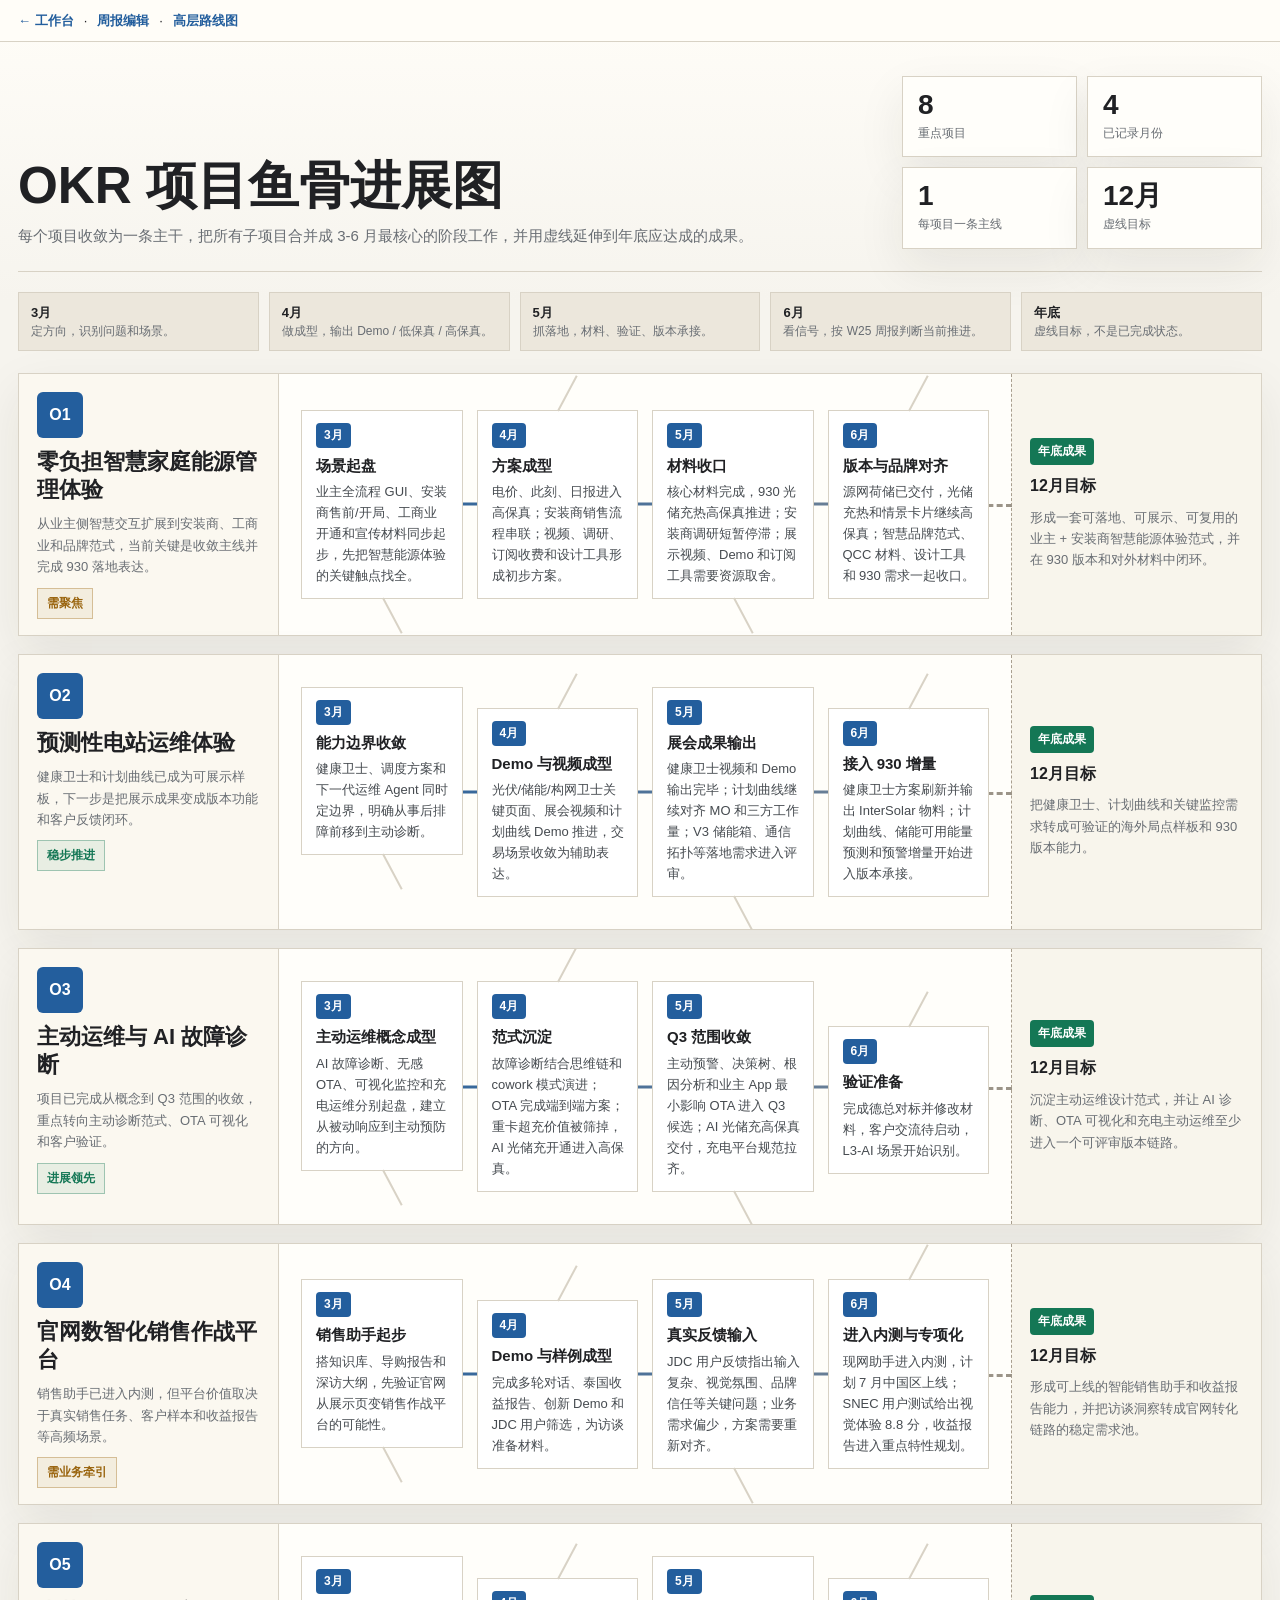
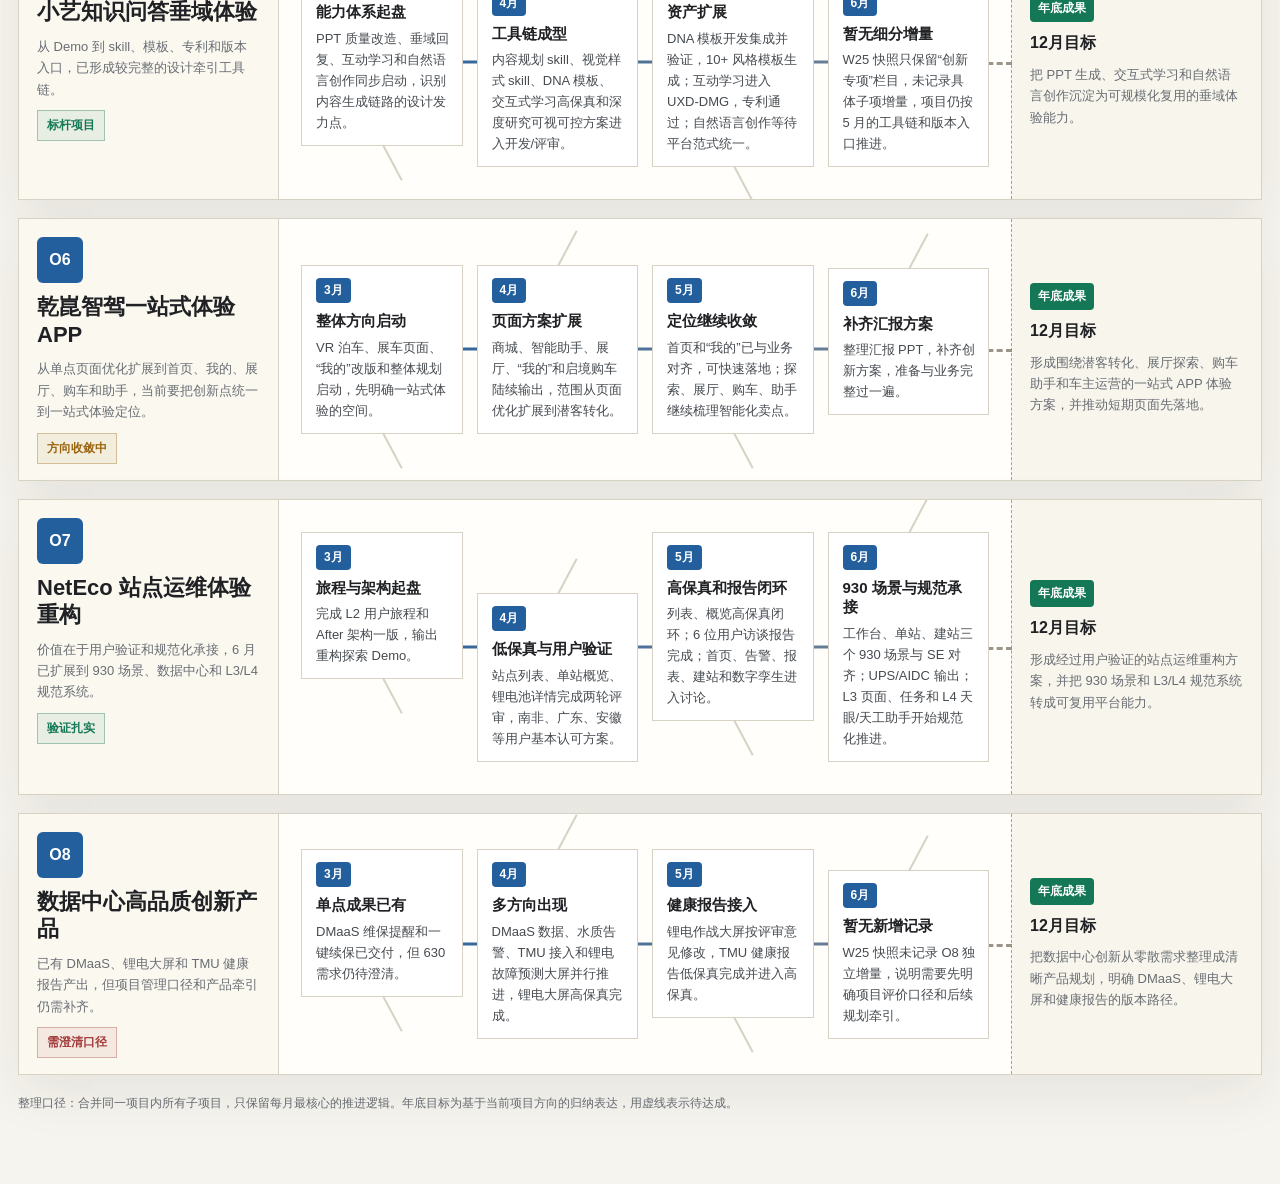
<file: project-timeline-report.html>
<!doctype html>
<html lang="zh-CN">
<head>
  <meta charset="utf-8">
  <meta name="viewport" content="width=device-width, initial-scale=1">
  <meta name="robots" content="noindex,nofollow">
  <title>OKR 项目鱼骨进展图</title>
  <style>
    :root{
      --bg:#f6f4ee;
      --paper:#fffefa;
      --ink:#202124;
      --muted:#686d73;
      --line:#d8d2c5;
      --soft:#ece7dc;
      --blue:#235e9d;
      --green:#147755;
      --amber:#9a650f;
      --red:#a33b3b;
      --shadow:0 18px 48px rgba(34,33,28,.08);
    }
    *{box-sizing:border-box}
    body{
      margin:0;
      color:var(--ink);
      background:linear-gradient(180deg,#fffdf8 0,var(--bg) 300px);
      font-family:-apple-system,BlinkMacSystemFont,"Segoe UI","PingFang SC","Microsoft YaHei",sans-serif;
    }
    .topnav{
      position:sticky;top:0;z-index:20;
      min-height:42px;
      display:flex;align-items:center;gap:10px;
      padding:0 18px;
      background:rgba(255,253,248,.92);
      border-bottom:1px solid var(--line);
      backdrop-filter:blur(12px);
      font-size:13px;
    }
    .topnav a{color:var(--blue);font-weight:760;text-decoration:none}
    main{width:min(1500px,calc(100% - 36px));margin:0 auto;padding:34px 0 58px}
    .hero{
      display:grid;
      grid-template-columns:minmax(0,1fr) 360px;
      gap:24px;
      align-items:end;
      padding-bottom:22px;
      border-bottom:1px solid var(--line);
    }
    h1{margin:0 0 10px;font-size:clamp(34px,4vw,60px);line-height:1.05;letter-spacing:0}
    .lead{max-width:900px;margin:0;color:var(--muted);font-size:15px;line-height:1.75}
    .stats{display:grid;grid-template-columns:repeat(2,minmax(0,1fr));gap:10px}
    .stat{padding:14px 15px;background:var(--paper);border:1px solid var(--line);box-shadow:var(--shadow)}
    .stat b{display:block;font-size:28px;line-height:1}
    .stat span{display:block;margin-top:6px;color:var(--muted);font-size:12px;line-height:1.45}
    .legend{
      display:grid;
      grid-template-columns:repeat(5,minmax(0,1fr));
      gap:10px;
      margin:20px 0 22px;
    }
    .legend div{padding:10px 12px;background:var(--soft);border:1px solid var(--line);font-size:12px;color:var(--muted);line-height:1.5}
    .legend b{display:block;color:var(--ink);font-size:13px}
    .fish-list{display:grid;gap:18px}
    .fish{
      position:relative;
      display:grid;
      grid-template-columns:260px minmax(0,1fr) 250px;
      gap:0;
      min-height:250px;
      background:var(--paper);
      border:1px solid var(--line);
      box-shadow:var(--shadow);
      overflow:hidden;
    }
    .fish-head{
      padding:18px 18px 16px;
      background:#fbf8f0;
      border-right:1px solid var(--line);
      display:grid;
      align-content:start;
      gap:10px;
    }
    .pid{
      display:inline-grid;place-items:center;
      width:46px;height:46px;
      color:#fff;background:var(--blue);
      border-radius:6px;
      font-weight:840;
      font-variant-numeric:tabular-nums;
    }
    .fish h2{margin:0;font-size:22px;line-height:1.25;letter-spacing:0}
    .summary{margin:0;color:var(--muted);font-size:13px;line-height:1.65}
    .tag{
      width:max-content;
      max-width:100%;
      padding:6px 9px;
      border:1px solid var(--line);
      background:#fff;
      color:var(--muted);
      font-size:12px;font-weight:760;
    }
    .leadtag{color:var(--green);background:rgba(20,119,85,.08);border-color:rgba(20,119,85,.35)}
    .watchtag{color:var(--amber);background:rgba(154,101,15,.08);border-color:rgba(154,101,15,.35)}
    .risktag{color:var(--red);background:rgba(163,59,59,.08);border-color:rgba(163,59,59,.35)}
    .spine{
      position:relative;
      padding:28px 22px 22px;
      display:grid;
      grid-template-columns:repeat(4,minmax(0,1fr));
      gap:14px;
      align-content:center;
    }
    .spine:before{
      content:"";
      position:absolute;
      left:32px;right:32px;top:50%;
      height:3px;
      background:linear-gradient(90deg,var(--blue),#7b8794);
      transform:translateY(-50%);
      z-index:0;
    }
    .stage{
      position:relative;
      z-index:1;
      min-height:180px;
      display:grid;
      grid-template-rows:auto 1fr;
      gap:10px;
      padding-top:4px;
    }
    .bone{
      position:relative;
      min-height:76px;
      padding:12px 12px 12px 14px;
      background:#fff;
      border:1px solid var(--line);
    }
    .stage:nth-child(odd){align-self:start}
    .stage:nth-child(even){align-self:end}
    .stage:nth-child(odd) .bone:after{
      content:"";
      position:absolute;left:50%;bottom:-40px;
      width:2px;height:40px;
      background:var(--line);
      transform:rotate(-28deg);
      transform-origin:top;
    }
    .stage:nth-child(even) .bone:after{
      content:"";
      position:absolute;left:50%;top:-40px;
      width:2px;height:40px;
      background:var(--line);
      transform:rotate(28deg);
      transform-origin:bottom;
    }
    .month{
      display:inline-flex;
      width:max-content;
      padding:4px 8px;
      color:#fff;
      background:var(--blue);
      border-radius:4px;
      font-size:12px;
      font-weight:820;
    }
    .bone h3{margin:8px 0 6px;font-size:15px;line-height:1.3}
    .bone p{margin:0;color:#464b50;font-size:13px;line-height:1.62}
    .goal{
      position:relative;
      padding:22px 18px;
      background:#f8f5ec;
      border-left:1px dashed #a99f8f;
      display:grid;
      align-content:center;
      gap:10px;
    }
    .goal:before{
      content:"";
      position:absolute;
      left:-34px;top:50%;
      width:34px;
      border-top:3px dashed #9b9488;
    }
    .goal b{font-size:16px;line-height:1.35}
    .goal p{margin:0;color:var(--muted);font-size:13px;line-height:1.65}
    .goal .marker{
      display:inline-flex;
      width:max-content;
      padding:5px 8px;
      color:#fff;background:var(--green);
      border-radius:4px;
      font-size:12px;font-weight:820;
    }
    .foot{margin-top:18px;color:var(--muted);font-size:12px;line-height:1.7}
    @media (max-width:1180px){
      .hero{grid-template-columns:1fr}
      .legend{grid-template-columns:1fr 1fr}
      .fish{grid-template-columns:1fr}
      .fish-head{border-right:0;border-bottom:1px solid var(--line)}
      .goal{border-left:0;border-top:1px dashed #a99f8f}
      .goal:before{display:none}
    }
    @media (max-width:780px){
      main{width:min(100% - 24px,1500px);padding-top:22px}
      .stats,.legend{grid-template-columns:1fr}
      .spine{grid-template-columns:1fr;padding:18px}
      .spine:before{display:none}
      .stage{min-height:auto;display:block}
      .stage:nth-child(odd),.stage:nth-child(even){align-self:auto}
      .stage:nth-child(odd) .bone:after,.stage:nth-child(even) .bone:after{display:none}
    }
  </style>
</head>
<body>
  <nav class="topnav">
    <a href="./index.html">← 工作台</a>
    <span>·</span>
    <a href="./tracker.html">周报编辑</a>
    <span>·</span>
    <a href="./executive-roadmap.html">高层路线图</a>
  </nav>
  <main>
    <section class="hero">
      <div>
        <h1>OKR 项目鱼骨进展图</h1>
        <p class="lead">每个项目收敛为一条主干，把所有子项目合并成 3-6 月最核心的阶段工作，并用虚线延伸到年底应达成的成果。</p>
      </div>
      <div class="stats">
        <div class="stat"><b>8</b><span>重点项目</span></div>
        <div class="stat"><b>4</b><span>已记录月份</span></div>
        <div class="stat"><b>1</b><span>每项目一条主线</span></div>
        <div class="stat"><b>12月</b><span>虚线目标</span></div>
      </div>
    </section>
    <section class="legend">
      <div><b>3月</b>定方向，识别问题和场景。</div>
      <div><b>4月</b>做成型，输出 Demo / 低保真 / 高保真。</div>
      <div><b>5月</b>抓落地，材料、验证、版本承接。</div>
      <div><b>6月</b>看信号，按 W25 周报判断当前推进。</div>
      <div><b>年底</b>虚线目标，不是已完成状态。</div>
    </section>
    <div id="fishList" class="fish-list"></div>
    <p class="foot">整理口径：合并同一项目内所有子项目，只保留每月最核心的推进逻辑。年底目标为基于当前项目方向的归纳表达，用虚线表示待达成。</p>
  </main>
  <script>
var PROJECTS=[
  {id:"O1",title:"零负担智慧家庭能源管理体验",tag:"需聚焦",tone:"watchtag",summary:"从业主侧智慧交互扩展到安装商、工商业和品牌范式，当前关键是收敛主线并完成 930 落地表达。",
    stages:[
      ["3月","场景起盘","业主全流程 GUI、安装商售前/开局、工商业开通和宣传材料同步起步，先把智慧能源体验的关键触点找全。"],
      ["4月","方案成型","电价、此刻、日报进入高保真；安装商销售流程串联；视频、调研、订阅收费和设计工具形成初步方案。"],
      ["5月","材料收口","核心材料完成，930 光储充热高保真推进；安装商调研短暂停滞；展示视频、Demo 和订阅工具需要资源取舍。"],
      ["6月","版本与品牌对齐","源网荷储已交付，光储充热和情景卡片继续高保真；智慧品牌范式、QCC 材料、设计工具和 930 需求一起收口。"]
    ],
    goal:["年底成果","形成一套可落地、可展示、可复用的业主 + 安装商智慧能源体验范式，并在 930 版本和对外材料中闭环。"]},
  {id:"O2",title:"预测性电站运维体验",tag:"稳步推进",tone:"leadtag",summary:"健康卫士和计划曲线已成为可展示样板，下一步是把展示成果变成版本功能和客户反馈闭环。",
    stages:[
      ["3月","能力边界收敛","健康卫士、调度方案和下一代运维 Agent 同时定边界，明确从事后排障前移到主动诊断。"],
      ["4月","Demo 与视频成型","光伏/储能/构网卫士关键页面、展会视频和计划曲线 Demo 推进，交易场景收敛为辅助表达。"],
      ["5月","展会成果输出","健康卫士视频和 Demo 输出完毕；计划曲线继续对齐 MO 和三方工作量；V3 储能箱、通信拓扑等落地需求进入评审。"],
      ["6月","接入 930 增量","健康卫士方案刷新并输出 InterSolar 物料；计划曲线、储能可用能量预测和预警增量开始进入版本承接。"]
    ],
    goal:["年底成果","把健康卫士、计划曲线和关键监控需求转成可验证的海外局点样板和 930 版本能力。"]},
  {id:"O3",title:"主动运维与 AI 故障诊断",tag:"进展领先",tone:"leadtag",summary:"项目已完成从概念到 Q3 范围的收敛，重点转向主动诊断范式、OTA 可视化和客户验证。",
    stages:[
      ["3月","主动运维概念成型","AI 故障诊断、无感 OTA、可视化监控和充电运维分别起盘，建立从被动响应到主动预防的方向。"],
      ["4月","范式沉淀","故障诊断结合思维链和 cowork 模式演进；OTA 完成端到端方案；重卡超充价值被筛掉，AI 光储充开通进入高保真。"],
      ["5月","Q3 范围收敛","主动预警、决策树、根因分析和业主 App 最小影响 OTA 进入 Q3 候选；AI 光储充高保真交付，充电平台规范拉齐。"],
      ["6月","验证准备","完成德总对标并修改材料，客户交流待启动，L3-AI 场景开始识别。"]
    ],
    goal:["年底成果","沉淀主动运维设计范式，并让 AI 诊断、OTA 可视化和充电主动运维至少进入一个可评审版本链路。"]},
  {id:"O4",title:"官网数智化销售作战平台",tag:"需业务牵引",tone:"watchtag",summary:"销售助手已进入内测，但平台价值取决于真实销售任务、客户样本和收益报告等高频场景。",
    stages:[
      ["3月","销售助手起步","搭知识库、导购报告和深访大纲，先验证官网从展示页变销售作战平台的可能性。"],
      ["4月","Demo 与样例成型","完成多轮对话、泰国收益报告、创新 Demo 和 JDC 用户筛选，为访谈准备材料。"],
      ["5月","真实反馈输入","JDC 用户反馈指出输入复杂、视觉氛围、品牌信任等关键问题；业务需求偏少，方案需要重新对齐。"],
      ["6月","进入内测与专项化","现网助手进入内测，计划 7 月中国区上线；SNEC 用户测试给出视觉体验 8.8 分，收益报告进入重点特性规划。"]
    ],
    goal:["年底成果","形成可上线的智能销售助手和收益报告能力，并把访谈洞察转成官网转化链路的稳定需求池。"]},
  {id:"O5",title:"小艺知识问答垂域体验",tag:"标杆项目",tone:"leadtag",summary:"从 Demo 到 skill、模板、专利和版本入口，已形成较完整的设计牵引工具链。",
    stages:[
      ["3月","能力体系起盘","PPT 质量改造、垂域回复、互动学习和自然语言创作同步启动，识别内容生成链路的设计发力点。"],
      ["4月","工具链成型","内容规划 skill、视觉样式 skill、DNA 模板、交互式学习高保真和深度研究可视可控方案进入开发/评审。"],
      ["5月","资产扩展","DNA 模板开发集成并验证，10+ 风格模板生成；互动学习进入 UXD-DMG，专利通过；自然语言创作等待平台范式统一。"],
      ["6月","暂无细分增量","W25 快照只保留“创新专项”栏目，未记录具体子项增量，项目仍按 5 月的工具链和版本入口推进。"]
    ],
    goal:["年底成果","把 PPT 生成、交互式学习和自然语言创作沉淀为可规模化复用的垂域体验能力。"]},
  {id:"O6",title:"乾崑智驾一站式体验 APP",tag:"方向收敛中",tone:"watchtag",summary:"从单点页面优化扩展到首页、我的、展厅、购车和助手，当前要把创新点统一到一站式体验定位。",
    stages:[
      ["3月","整体方向启动","VR 泊车、展车页面、“我的”改版和整体规划启动，先明确一站式体验的空间。"],
      ["4月","页面方案扩展","商城、智能助手、展厅、“我的”和启境购车陆续输出，范围从页面优化扩展到潜客转化。"],
      ["5月","定位继续收敛","首页和“我的”已与业务对齐，可快速落地；探索、展厅、购车、助手继续梳理智能化卖点。"],
      ["6月","补齐汇报方案","整理汇报 PPT，补齐创新方案，准备与业务完整过一遍。"]
    ],
    goal:["年底成果","形成围绕潜客转化、展厅探索、购车助手和车主运营的一站式 APP 体验方案，并推动短期页面先落地。"]},
  {id:"O7",title:"NetEco 站点运维体验重构",tag:"验证扎实",tone:"leadtag",summary:"价值在于用户验证和规范化承接，6 月已扩展到 930 场景、数据中心和 L3/L4 规范系统。",
    stages:[
      ["3月","旅程与架构起盘","完成 L2 用户旅程和 After 架构一版，输出重构探索 Demo。"],
      ["4月","低保真与用户验证","站点列表、单站概览、锂电池详情完成两轮评审，南非、广东、安徽等用户基本认可方案。"],
      ["5月","高保真和报告闭环","列表、概览高保真闭环；6 位用户访谈报告完成；首页、告警、报表、建站和数字孪生进入讨论。"],
      ["6月","930 场景与规范承接","工作台、单站、建站三个 930 场景与 SE 对齐；UPS/AIDC 输出；L3 页面、任务和 L4 天眼/天工助手开始规范化推进。"]
    ],
    goal:["年底成果","形成经过用户验证的站点运维重构方案，并把 930 场景和 L3/L4 规范系统转成可复用平台能力。"]},
  {id:"O8",title:"数据中心高品质创新产品",tag:"需澄清口径",tone:"risktag",summary:"已有 DMaaS、锂电大屏和 TMU 健康报告产出，但项目管理口径和产品牵引仍需补齐。",
    stages:[
      ["3月","单点成果已有","DMaaS 维保提醒和一键续保已交付，但 630 需求仍待澄清。"],
      ["4月","多方向出现","DMaaS 数据、水质告警、TMU 接入和锂电故障预测大屏并行推进，锂电大屏高保真完成。"],
      ["5月","健康报告接入","锂电作战大屏按评审意见修改，TMU 健康报告低保真完成并进入高保真。"],
      ["6月","暂无新增记录","W25 快照未记录 O8 独立增量，说明需要先明确项目评价口径和后续规划牵引。"]
    ],
    goal:["年底成果","把数据中心创新从零散需求整理成清晰产品规划，明确 DMaaS、锂电大屏和健康报告的版本路径。"]}
];

function esc(s){return String(s||"").replace(/&/g,"&amp;").replace(/</g,"&lt;").replace(/>/g,"&gt;").replace(/"/g,"&quot;")}
function render(){
  document.getElementById("fishList").innerHTML=PROJECTS.map(function(p){
    var stages=p.stages.map(function(s){
      return '<article class="stage"><div class="bone"><span class="month">'+esc(s[0])+'</span><h3>'+esc(s[1])+'</h3><p>'+esc(s[2])+'</p></div></article>';
    }).join("");
    return '<section class="fish" id="'+p.id+'"><aside class="fish-head"><span class="pid">'+p.id+'</span><h2>'+esc(p.title)+'</h2><p class="summary">'+esc(p.summary)+'</p><span class="tag '+p.tone+'">'+esc(p.tag)+'</span></aside><div class="spine">'+stages+'</div><aside class="goal"><span class="marker">年底成果</span><b>12月目标</b><p>'+esc(p.goal[1])+'</p></aside></section>';
  }).join("");
}
render();
  </script>
</body>
</html>
</file>
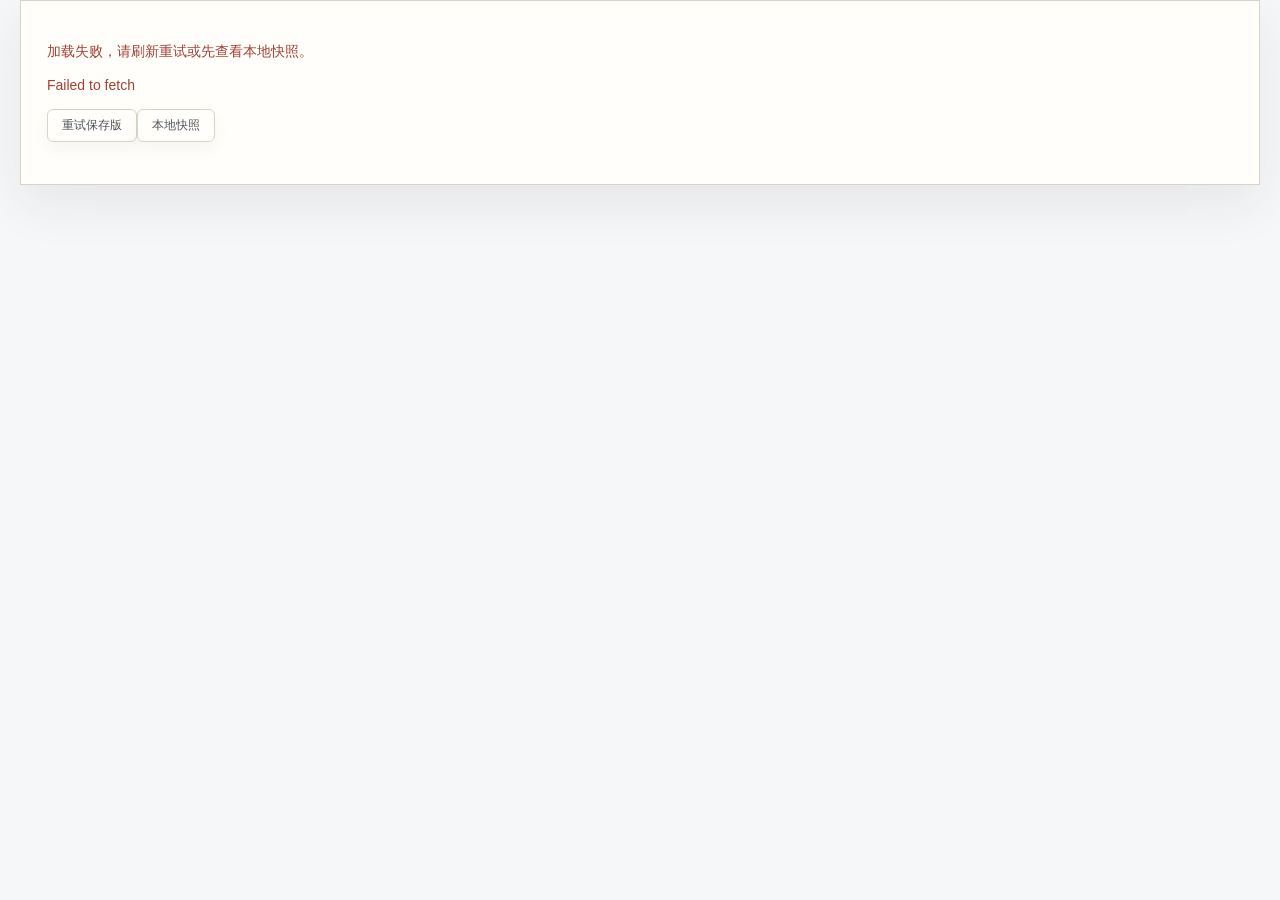
<file: tracker.html>
<!DOCTYPE html>
<html lang="zh-CN">
<head>
<meta charset="UTF-8">
<meta name="viewport" content="width=device-width,initial-scale=1.0,maximum-scale=1.0,user-scalable=no">
<meta name="robots" content="noindex,nofollow">
<meta name="googlebot" content="noindex,nofollow">
<title>2026 团队重点工作</title>
<style>
:root{
  --bg:#f7f6f1;--fg:#202124;--muted:#686d73;--line:#d9d4c8;--panel:#fffefa;--soft:#ece7dc;
  --gray1:#f2eee6;--gray2:#d9d4c8;--gray3:#b8b0a2;--gray4:#686d73;--gray5:#4f5359;
  --blue:#235e9d;--red:#a44036;--green:#147755;--orange:#9a5a12;
  --shadow:0 18px 48px rgba(34,33,28,.08);
  --radius:8px;--radius-sm:6px;
  --font:-apple-system,BlinkMacSystemFont,"Segoe UI","PingFang SC","Microsoft YaHei",sans-serif;
}
*{margin:0;padding:0;box-sizing:border-box}
body{font-family:var(--font);background:linear-gradient(180deg,#fffdf8 0,var(--bg) 260px);color:var(--fg);letter-spacing:0;-webkit-font-smoothing:antialiased}

.app{width:min(1480px,calc(100% - 40px));margin:0 auto;padding:30px 0 46px}
.topnav{padding:10px 20px;font-size:12px;color:var(--muted);background:rgba(236,231,220,.5);border-bottom:1px solid var(--line)}
.topnav a{color:var(--muted);text-decoration:none;transition:color .18s ease}
.topnav a:first-child{color:var(--blue);font-weight:700}
.topnav a:hover{color:var(--fg)}
.topnav span{margin:0 8px;color:var(--gray3)}

/* header */
header{display:flex;justify-content:space-between;align-items:flex-end;flex-wrap:wrap;gap:16px;padding-bottom:18px;margin-bottom:18px;border-bottom:1px solid var(--line)}
h1{margin:0;font-size:clamp(30px,3.2vw,46px);line-height:1.08;font-weight:820;color:var(--fg)}
.hr{display:flex;align-items:center;gap:10px;font-size:13px;color:var(--muted)}
.hr button{font-size:12px;padding:7px 13px;border:1px solid var(--line);background:var(--panel);border-radius:var(--radius-sm);cursor:pointer;color:var(--gray5);font-family:var(--font);box-shadow:0 8px 18px rgba(34,33,28,.04);transition:background .18s ease,border-color .18s ease,color .18s ease,transform .18s ease}
.hr button:hover{background:var(--soft);border-color:#c8c0b2;color:var(--fg);transform:translateY(-1px)}
.hr button:active{transform:translateY(0)}
.sd{width:8px;height:8px;border-radius:50%;background:var(--gray3);transition:background .3s;flex-shrink:0}
.sd.saving{background:var(--orange)}.sd.saved{background:var(--green)}.sd.failed{background:var(--red)}
.ss-text{color:var(--muted);font-weight:650}

/* week nav */
.wn{display:flex;align-items:center;gap:8px;margin:18px 0 20px;padding:10px 12px;width:fit-content;max-width:100%;background:var(--panel);border:1px solid var(--line);box-shadow:var(--shadow);font-size:13px;overflow-x:auto}
.ar{width:32px;height:32px;border:1px solid var(--line);background:var(--soft);border-radius:var(--radius-sm);cursor:pointer;display:flex;align-items:center;justify-content:center;font-size:18px;color:var(--gray4);font-family:var(--font);padding:0;transition:all .18s ease;flex:0 0 auto}
.ar:hover{background:var(--panel);border-color:#c8c0b2;color:var(--fg);transform:translateY(-1px)}.ar.off{opacity:.35;pointer-events:none}
.wl{padding:0 10px;font-weight:760;min-width:190px;text-align:center;font-size:15px;white-space:nowrap}
.ws{font-size:12px;color:var(--blue);font-weight:760;margin-left:8px;background:rgba(35,94,157,.1);padding:3px 8px;border-radius:999px}
.wn > span{flex:0 0 auto;white-space:nowrap}

/* objective */
.ob{margin-bottom:16px;background:var(--panel);border:1px solid var(--line);box-shadow:var(--shadow)}
.oh{display:flex;align-items:center;gap:12px;padding:15px 16px;margin-bottom:0;background:linear-gradient(90deg,rgba(236,231,220,.82),rgba(255,254,250,.94));border-bottom:1px solid var(--line)}
.oh:hover .og{opacity:.5}.oh:hover .od{opacity:1}
.og{opacity:.28;cursor:grab;font-size:16px;color:var(--gray4);user-select:none;transition:opacity .2s,color .2s;width:20px;text-align:center;flex-shrink:0}
.og:hover{color:var(--gray5)}
.og:active{cursor:grabbing}
.on{display:inline-flex;align-items:center;justify-content:center;min-width:42px;min-height:25px;padding:4px 9px;color:#fff;background:var(--fg);border-radius:var(--radius-sm);font-size:13px;font-weight:760;line-height:1;flex-shrink:0}
.oa{padding:5px 9px;color:var(--green);background:rgba(20,119,85,.1);border-radius:999px;font-size:13px;font-weight:760;white-space:nowrap;margin-left:auto;flex-shrink:0}
.od{opacity:0;transition:all .2s;font-size:18px;color:var(--gray3);cursor:pointer;border:none;background:none;padding:4px 8px;border-radius:var(--radius-sm)}
.od:hover{color:var(--red);background:rgba(255,59,48,.08)}

/* inputs */
.ei{border:none;background:transparent;width:100%;padding:6px 0;outline:none;font-family:var(--font);color:var(--fg);transition:border-color .18s ease,background .18s ease,color .18s ease;border-bottom:1.5px solid transparent;border-radius:0}
.ei:focus{border-bottom-color:var(--blue)}
.ei:hover:not(:focus){border-bottom-color:var(--line)}
.ei.t{font-size:19px;font-weight:780;line-height:1.35}
.ei.kn{font-size:17px;font-weight:650;line-height:1.4}
.ei.ow{font-size:13px;color:var(--gray4);width:auto;max-width:200px}
.ei.ow::placeholder{color:var(--gray3)}.ei.ow:focus{color:var(--fg)}
.ei.st{font-size:12px;color:var(--gray4);text-align:right;width:100%}
.ta{border:1px solid transparent;background:transparent;width:100%;padding:8px 10px;outline:none;font-family:var(--font);color:var(--gray5);font-size:15px;line-height:1.7;resize:none;overflow:hidden;border-left:3px solid transparent;border-radius:0 var(--radius-sm) var(--radius-sm) 0;transition:border-color .18s ease,background .18s ease,color .18s ease}
.ta:focus{border-color:rgba(35,94,157,.25);border-left-color:var(--blue);background:#fff}
.ta:hover:not(:focus){background:rgba(236,231,220,.36)}
.ta.lw{color:#8f887c;font-style:italic;border-left-color:var(--line)}
.ta.lw:focus{border-left-color:var(--gray3);background:#fff;color:var(--gray5);font-style:normal}
.progress-items{display:grid;gap:7px;margin-top:6px}
.progress-item-row{display:grid;grid-template-columns:20px minmax(0,1fr) 30px;gap:6px;align-items:center;padding:5px 6px;background:rgba(236,231,220,.34);border:1px solid transparent;border-radius:var(--radius-sm)}
.progress-item-row:focus-within{border-color:rgba(35,94,157,.22);background:#fff}
.progress-item-index{display:flex;align-items:center;justify-content:center;width:20px;height:20px;align-self:center;border-radius:50%;background:var(--soft);color:var(--muted);font-size:11px;font-weight:760;line-height:1}
.progress-item{padding-inline:8px;border:1px solid transparent;border-radius:var(--radius-sm)}.progress-item:focus{border-color:rgba(35,94,157,.25)}
.progress-item-remove{width:28px;height:28px;align-self:center;border:0;background:transparent;color:var(--gray3);cursor:pointer;border-radius:var(--radius-sm);font-size:16px}
.progress-item-remove:hover{background:rgba(164,64,54,.08);color:var(--red)}
.progress-add{margin-top:7px;border:0;background:transparent;color:var(--blue);font:700 12px var(--font);cursor:pointer;padding:4px 0}.progress-add:hover{text-decoration:underline}

/* kr list */
.kl{margin-left:0;padding:0 16px 16px}
.kr{border-top:1px solid var(--line);padding:18px 0;display:grid;grid-template-columns:minmax(0,1fr) 168px;gap:18px;align-items:start;position:relative;transition:background .15s;border-radius:0}
.kr:hover{background:rgba(255,255,255,.48)}
.kr:hover .kg{opacity:.4}.kr:hover .km{opacity:1}
.kg{opacity:.22;cursor:grab;font-size:12px;color:var(--gray4);user-select:none;transition:opacity .2s,color .2s;position:absolute;left:-12px;top:20px}
.kg:hover{color:var(--gray5)}.kg:active{cursor:grabbing}
.km{opacity:0;transition:all .2s;position:absolute;right:-8px;top:18px}
.km button{border:none;background:none;cursor:pointer;font-size:15px;color:var(--gray3);padding:2px 6px;border-radius:var(--radius-sm);transition:all .15s}
.km button:hover{color:var(--red);background:rgba(255,59,48,.08)}
.kh{display:flex;align-items:center;gap:10px}
.pl{font-size:12px;color:var(--muted);margin-top:10px;font-weight:760}

/* progress */
.pc{display:flex;flex-direction:column;align-items:flex-end;gap:7px}
.pp{display:flex;align-items:center}
.pb{width:28px;height:28px;border:1px solid var(--line);background:var(--panel);font-size:14px;cursor:pointer;color:var(--gray4);display:flex;align-items:center;justify-content:center;font-family:var(--font);transition:all .15s;padding:0}
.pb:hover{border-color:#c8c0b2;color:var(--fg);background:var(--soft)}
.pb:active{background:var(--gray2)}
.pv{font-size:23px;font-weight:780;min-width:46px;text-align:center;font-variant-numeric:tabular-nums}
.pu{font-size:11px;color:var(--gray3);margin-left:2px}
.br{width:100%;height:8px;background:#e5e0d5;position:relative;border-radius:999px;overflow:hidden}
.bf{height:100%;background:linear-gradient(90deg,var(--green),var(--blue));transition:width .3s;border-radius:inherit}
.bp{position:absolute;top:0;height:100%;border-right:2px dashed var(--gray3)}
.dt{font-size:11px;font-weight:600}.dt.u{color:var(--green)}.dt.d{color:var(--red)}.dt.z{color:var(--gray3)}

/* buttons */
.ab{font-size:12px;padding:7px 14px;border:1px solid var(--line);background:var(--panel);color:var(--gray5);cursor:pointer;transition:background .18s ease,border-color .18s ease,color .18s ease,transform .18s ease;font-family:var(--font);border-radius:var(--radius-sm);box-shadow:0 8px 18px rgba(34,33,28,.04)}
.ab:hover{border-color:#c8c0b2;color:var(--fg);background:var(--soft);transform:translateY(-1px)}
.ab:active{transform:translateY(0)}
.ab.off{opacity:.35;pointer-events:none}
.dv{border:none;margin:16px 0}

/* drawer */
.do{position:fixed;inset:0;background:rgba(0,0,0,.25);z-index:1000;backdrop-filter:blur(4px);-webkit-backdrop-filter:blur(4px)}
.dr{position:fixed;top:0;right:0;bottom:0;width:440px;max-width:92vw;background:var(--panel);z-index:1001;box-shadow:-18px 0 48px rgba(34,33,28,.18);overflow-y:auto;padding:32px 28px;border-left:1px solid var(--line)}
.dr h2{font-size:17px;font-weight:700;margin-bottom:24px;letter-spacing:-.01em}
.dc{position:absolute;top:16px;right:20px;font-size:22px;cursor:pointer;background:none;border:none;color:var(--gray4);width:32px;height:32px;display:flex;align-items:center;justify-content:center;border-radius:50%;transition:all .15s}
.dc:hover{background:var(--soft);color:var(--fg)}
.hw{border-top:1px solid var(--line);padding:16px 0}
.hd{font-size:12px;font-weight:600;color:var(--gray4)}
.hp{font-size:15px;font-weight:700}
.ht{font-size:13px;color:var(--gray5);margin-top:6px;line-height:1.6}
.hs{font-size:11px;color:var(--gray4)}
.hl{font-size:11px;color:var(--gray4);cursor:pointer;border:none;background:none;font-family:var(--font);padding:2px 0;margin-top:4px;transition:color .15s}
.hl:hover{color:var(--blue)}

/* drag */
.dragging{opacity:.3}
.drag-over{box-shadow:inset 0 3px 0 var(--blue);background:rgba(35,94,157,.06)}

.ft{font-size:11px;color:var(--muted);margin-top:18px;padding-top:14px;border-top:1px solid var(--line);line-height:1.7}
.err{padding:42px 26px;color:var(--red);font-size:14px;background:var(--panel);border:1px solid var(--line);box-shadow:var(--shadow)}
.loading{text-align:center;margin-top:28px;padding:48px 20px;color:var(--muted);font-size:14px;background:var(--panel);border:1px solid var(--line);box-shadow:var(--shadow)}
button:focus-visible,a:focus-visible,input:focus-visible,textarea:focus-visible{outline:2px solid rgba(35,94,157,.35);outline-offset:2px}

.present-shell{min-height:calc(100vh - 41px);width:100%;padding:28px 34px 34px;background:linear-gradient(180deg,#fffdf8 0,var(--bg) 320px)}
.present-stage{min-height:calc(100vh - 103px);display:grid;grid-template-rows:auto 1fr auto;gap:18px;background:var(--panel);border:1px solid var(--line);box-shadow:var(--shadow);padding:26px}
.present-top{display:flex;align-items:flex-start;justify-content:space-between;gap:20px;padding-bottom:16px;border-bottom:1px solid var(--line)}
.present-title{display:flex;align-items:flex-start;gap:14px}
.present-title h1{font-size:clamp(28px,4vw,58px);line-height:1.08}
.present-meta{display:flex;align-items:center;gap:10px;flex-wrap:wrap;justify-content:flex-end}
.present-body{display:grid;grid-template-columns:1fr 230px;gap:24px;align-content:start}
.present-list{display:grid;gap:14px}
.present-card{min-width:0;padding:15px 16px;background:#fff;border:1px solid var(--line);border-radius:var(--radius)}
.present-card h2{margin:0 0 8px;font-size:clamp(20px,2vw,30px);line-height:1.25}
.present-card p{margin:0;color:var(--gray5);font-size:clamp(16px,1.35vw,21px);line-height:1.65}
.present-card .present-owner{margin-bottom:8px;color:var(--muted);font-size:14px;font-weight:700}
.present-weekly-list{display:grid;gap:8px;margin-top:10px}
.present-weekly-item{display:grid;grid-template-columns:24px minmax(0,1fr);gap:10px;align-items:start;min-width:0}
.present-weekly-index{display:flex;align-items:center;justify-content:center;width:24px;height:24px;margin-top:3px;border-radius:50%;background:var(--soft);color:var(--blue);font-size:11px;font-weight:800;font-variant-numeric:tabular-nums;line-height:1}
.present-weekly-text{min-width:0;color:var(--gray5);font-size:clamp(16px,1.35vw,21px);line-height:1.65;overflow-wrap:anywhere;white-space:pre-line}
.present-progress{display:grid;gap:16px;align-content:start;padding:18px;background:var(--soft);border:1px solid var(--line)}
.present-progress b{font-size:clamp(42px,5vw,76px);line-height:1;font-variant-numeric:tabular-nums}
.present-bottom{display:flex;align-items:center;justify-content:space-between;gap:14px;padding-top:16px;border-top:1px solid var(--line);color:var(--muted);font-size:13px}
.present-actions{display:flex;gap:10px;flex-wrap:wrap;justify-content:flex-end}
.present-actions .ab{background:#fff}
.mode-badge{display:inline-flex;align-items:center;width:fit-content;padding:5px 9px;color:#fff;background:var(--orange);border-radius:var(--radius-sm);font-size:12px;font-weight:760}
.fill-summary{display:flex;align-items:center;justify-content:space-between;gap:12px;margin:0 0 20px;padding:12px 14px;border:1px solid var(--line);border-radius:var(--radius-md);background:#f6fbf9;color:var(--gray5);font-size:12px}
.fill-summary strong{color:var(--green);font-size:14px}
.fill-summary.needs-attention{border-color:#e2c68f;background:#fff9ed}
.fill-summary.needs-attention strong{color:#9a650f}
.ta:placeholder-shown{border-color:#d8b66e;background:#fffaf0}

@media(max-width:900px){
  .app{width:min(100% - 32px,720px);padding:24px 0 36px}
  header{align-items:flex-start}
  .hr{width:100%;justify-content:flex-start;flex-wrap:wrap}
  .wn{width:100%;justify-content:flex-start}
  .wl{min-width:0;flex:1}
  .oh{align-items:flex-start;flex-wrap:wrap}
  .oa{margin-left:0}
  .kr{grid-template-columns:1fr;gap:12px}
  .kh{align-items:flex-start;flex-direction:column}
  .ei.ow{max-width:none}
  .pc{align-items:stretch}
  .pp{justify-content:flex-start}
  .ei.st{text-align:left}
  .km{right:0}
  .dr{width:100vw;max-width:100vw}
  .present-shell{padding:16px}
  .present-stage{min-height:calc(100vh - 73px);padding:18px}
  .present-top,.present-bottom{align-items:flex-start;flex-direction:column}
  .present-body{grid-template-columns:1fr}
  .present-meta,.present-actions{justify-content:flex-start}
  .oh .og,.kr .kg{display:none}
  .fill-summary{align-items:flex-start;flex-direction:column}
}
</style>
</head>
<body>
<nav class="topnav">
  <a href="./tracker.html">← 周报填写</a>
  <span>·</span>
  <a href="./progress.html">项目进展视图</a>
  <span>·</span>
  <a href="./feedback.html">产品建议</a>
</nav>
<div id="root"><div class="app loading">Loading...</div></div>

<script>
// ═══════════════════════════════════════
//   填入你的 Firebase 配置
// ═══════════════════════════════════════
var firebaseConfig = {
    apiKey: "AIzaSyCzQ81s_xCVQzhGrKKspjqaxIDlujvbmKc",
    authDomain: "family-sync-app-b3d51.firebaseapp.com",
    databaseURL: "https://family-sync-app-b3d51-default-rtdb.firebaseio.com",
    projectId: "family-sync-app-b3d51",
    storageBucket: "family-sync-app-b3d51.firebasestorage.app",
    messagingSenderId: "545912389388",
    appId: "1:545912389388:web:95de71d8248310b8821329"
};
// ═══════════════════════════════════════

var db = null;
var FIREBASE_DATABASE_URL = firebaseConfig.databaseURL;
var FIREBASE_VERIFY_ID=new URLSearchParams(location.search).get('verify')||'';
if(!/^verify-[a-z0-9-]+$/.test(FIREBASE_VERIFY_ID))FIREBASE_VERIFY_ID='';
var LOCAL_VIEW = null;
var TRACKER_STATE_API = '/api/tracker-state';
var TRACKER_STATE = null;
var TRACKER_STATE_UPDATED_AT = '';
var TRACKER_SAVE_QUEUE = Promise.resolve();
var TRACKER_PATCH_QUEUE = Promise.resolve();

function showFirebaseLoadError(){
  document.getElementById('root').innerHTML =
    '<div class="app err">' +
    '<h1 style="font-size:22px;margin-bottom:12px">周报工具暂时无法进入在线编辑</h1>' +
    '<p style="line-height:1.8;color:var(--gray5);max-width:720px">这个页面依赖 Firebase 在线 SDK 和 Realtime Database。当前浏览器没有成功加载 <code>www.gstatic.com/firebasejs</code>，所以原来的在线周报工具会停在 Loading。</p>' +
    '<p style="line-height:1.8;color:var(--gray5);max-width:720px;margin-top:10px">这不是少了本地文件；原项目本身就是单文件 HTML + Firebase。部署到能访问 Firebase SDK 的服务器环境后会自动进入在线编辑。</p>' +
    '<div style="display:flex;gap:10px;flex-wrap:wrap;margin-top:20px">' +
    '<button class="ab" style="background:var(--blue);color:#fff;border:none" onclick="loadLocalSnapshot()">查看本地周报（只读）</button>' +
    '<a class="ab" style="text-decoration:none" href="/progress">打开项目进展视图</a>' +
    '<button class="ab" onclick="connectFirebase()">重试连接 Firebase</button>' +
    '</div></div>';
}

function showTrackerGateway(){
  document.getElementById('root').innerHTML =
    '<div class="app">' +
    '<header><h1>2026 团队重点工作</h1><div class="hr"><span>OKR 周报追踪工具</span></div></header>' +
    '<div style="padding:26px 0;max-width:760px">' +
    '<h2 style="font-size:22px;margin-bottom:12px">选择查看方式</h2>' +
    '<p style="line-height:1.8;color:var(--gray5)">在线编辑依赖 Firebase SDK，本地环境可能无法连接。你也可以直接查看本地数据快照（只读）。</p>' +
    '<div style="display:flex;gap:10px;flex-wrap:wrap;margin-top:22px">' +
    '<button class="ab" style="background:var(--blue);color:#fff;border:none" onclick="loadLocalSnapshot()">查看本地周报（只读）</button>' +
    '<button class="ab" onclick="connectFirebase()">连接 Firebase 在线编辑</button>' +
    '<a class="ab" style="text-decoration:none" href="/progress">打开项目进展视图</a>' +
    '</div></div></div>';
}

async function loadLocalSnapshot(){
  document.getElementById('root').innerHTML='<div class="app loading">正在加载本地数据...</div>';
  try{
    var data=await loadSnapshotData();
    renderLocalSnapshot(data);
    return;
  }catch(e2){
    document.getElementById('root').innerHTML='<div class="app err">本地数据加载失败<br><br>'+esc(e2.message)+'<br><br><p style="color:var(--gray4);font-size:13px;line-height:1.6;max-width:600px">请确保 data/current-okr.js 文件存在。<br>如果通过 HTTP 服务访问，也可以使用 data/current-okr.json。</p><div style="margin-top:16px"><button class="ab" onclick="showTrackerGateway()">返回</button></div></div>';
  }
}

async function loadSnapshotData(){
  // Method 1: fetch (works over HTTP)
  try{
    var resp=await fetch('./data/current-okr.json');
    if(!resp.ok)throw new Error('HTTP '+resp.status);
    return await resp.json();
  }catch(e){}
  // Method 2: check if already loaded via script tag
  if(window.OKR_LOCAL_DATA)return window.OKR_LOCAL_DATA;
  // Method 3: load as script (works over file://)
  await loadScript('./data/current-okr.js');
  if(window.OKR_LOCAL_DATA)return window.OKR_LOCAL_DATA;
  throw new Error('数据变量未定义');
}

function trackerStateFromSnapshot(data){
  var weekLabels=(data.coverage&&data.coverage.weeks?data.coverage.weeks:[]).slice();
  var weekList=weekLabels.map(function(label){
    var match=String(label).match(/\((\d{4}-\d{2}-\d{2})\)/);
    return match?match[1]:String(label).split(' ')[0];
  });
  var weeks={};
  weekList.forEach(function(mon,wi){
    var label=weekLabels[wi]||mon;
    var weekCode=String(label).split(' ')[0];
    var rows=(data.rows||[]).filter(function(row){return row.date===mon||row.week===weekCode});
    var projectMap={};var projectOrder=[];
    weeks[mon]={struct:[],krs:{}};
    rows.forEach(function(row){
      var projectId=row.projectId||('P'+(projectOrder.length+1));
      if(!projectMap[projectId]){
        projectMap[projectId]={id:'obj-'+projectId,title:row.projectTitle||projectId,krIds:[]};
        projectOrder.push(projectId);
      }
      var kid=projectId.toLowerCase()+'-'+String(projectMap[projectId].krIds.length+1).padStart(2,'0');
      projectMap[projectId].krIds.push(kid);
      weeks[mon].krs[kid]={
        id:kid,
        title:row.task||'周报更新',
        owner:row.owner||'',
        pct:Math.max(0,Math.min(100,Number(row.progress)||0)),
        status:row.status||'',
        thisWeek:row.thisWeek||row.progressText||'',
        lastWeek:row.lastWeek||''
      };
    });
    weeks[mon].struct=projectOrder.map(function(projectId){return projectMap[projectId]});
  });
  return {meta:{weekList:weekList},weeks:weeks};
}

async function ensureSitesState(){
  if(TRACKER_STATE)return TRACKER_STATE;
  try{
    var resp=await fetch(TRACKER_STATE_API,{headers:{'accept':'application/json'}});
    if(resp.ok){
      var payload=await resp.json();
      if(payload&&payload.state&&payload.state.meta&&payload.state.weeks){
        TRACKER_STATE=payload.state;
        TRACKER_STATE_UPDATED_AT=payload.updatedAt||'';
        return TRACKER_STATE;
      }
    }
  }catch(e){}
  TRACKER_STATE=trackerStateFromSnapshot(await loadSnapshotData());
  return TRACKER_STATE;
}

async function persistSitesState(){
  var body=JSON.stringify({state:TRACKER_STATE});
  TRACKER_SAVE_QUEUE=TRACKER_SAVE_QUEUE.catch(function(){}).then(async function(){
    var resp=await fetch(TRACKER_STATE_API,{
      method:'POST',
      headers:{'content-type':'application/json'},
      body:body
    });
    if(!resp.ok){
      var text=await resp.text();
      throw new Error(text||('HTTP '+resp.status));
    }
  });
  return TRACKER_SAVE_QUEUE;
}

async function patchSitesState(patch){
  var body=JSON.stringify({patch:patch});
  TRACKER_PATCH_QUEUE=TRACKER_PATCH_QUEUE.catch(function(){}).then(async function(){
    var resp=await fetch(TRACKER_STATE_API,{
      method:'PATCH',
      headers:{'content-type':'application/json'},
      body:body
    });
    if(!resp.ok){
      var text=await resp.text();
      throw new Error(text||('HTTP '+resp.status));
    }
  });
  return TRACKER_PATCH_QUEUE;
}

async function sitesGet(path){
  var state=await ensureSitesState();
  if(path==='okr/meta')return state.meta;
  if(path.indexOf('okr/weeks/')===0)return state.weeks[path.slice('okr/weeks/'.length)]||null;
  return null;
}

async function sitesSet(path,val){
  var state=await ensureSitesState();
  if(path==='okr/meta')state.meta=val;
  else if(path.indexOf('okr/weeks/')===0)state.weeks[path.slice('okr/weeks/'.length)]=val;
  else throw new Error('未知保存路径：'+path);
  await persistSitesState();
}

async function sitesPatch(patch){
  await ensureSitesState();
  if(patch.op==='krField'&&TRACKER_STATE.weeks[patch.week]&&TRACKER_STATE.weeks[patch.week].krs&&TRACKER_STATE.weeks[patch.week].krs[patch.kid]){
    TRACKER_STATE.weeks[patch.week].krs[patch.kid][patch.field]=patch.value;
  }else if(patch.op==='progressItems'&&TRACKER_STATE.weeks[patch.week]&&TRACKER_STATE.weeks[patch.week].krs&&TRACKER_STATE.weeks[patch.week].krs[patch.kid]){
    TRACKER_STATE.weeks[patch.week].krs[patch.kid].thisWeek=patch.items.join('\n');
    TRACKER_STATE.weeks[patch.week].krs[patch.kid].thisWeekItems=patch.items;
  }else if(patch.op==='objectiveTitle'&&TRACKER_STATE.weeks[patch.week]&&TRACKER_STATE.weeks[patch.week].struct&&TRACKER_STATE.weeks[patch.week].struct[patch.objectiveIndex]){
    TRACKER_STATE.weeks[patch.week].struct[patch.objectiveIndex].title=patch.value;
  }else if(patch.op==='structure'&&TRACKER_STATE.weeks[patch.week]){
    TRACKER_STATE.weeks[patch.week].struct=patch.struct;
    Object.keys(patch.krsPatch||{}).forEach(function(kid){
      if(patch.krsPatch[kid]===null)delete TRACKER_STATE.weeks[patch.week].krs[kid];
      else TRACKER_STATE.weeks[patch.week].krs[kid]=patch.krsPatch[kid];
    });
  }else if(patch.op==='week'){
    TRACKER_STATE.weeks[patch.week]=patch.weekState;
  }else if(patch.op==='rollWeek'){
    var source=TRACKER_STATE.weeks[patch.fromWeek];
    if(source){
      var copy=JSON.parse(JSON.stringify(source));
      Object.keys(copy.krs||{}).forEach(function(kid){
        copy.krs[kid].lastWeek=progressItems(copy.krs[kid].thisWeek,copy.krs[kid].thisWeekItems).join('\n');
        copy.krs[kid].thisWeek='';
        copy.krs[kid].thisWeekItems=[''];
      });
      TRACKER_STATE.weeks[patch.toWeek]=copy;
      if(TRACKER_STATE.meta.weekList.indexOf(patch.toWeek)===-1)TRACKER_STATE.meta.weekList=sortWeekList(TRACKER_STATE.meta.weekList.concat([patch.toWeek]));
    }
  }
  await patchSitesState(patch);
}

function renderLocalSnapshot(data){
  var weeks=data.coverage.weeks.slice().reverse();
  var rows=data.rows;
  var curWeekIdx=0;
  LOCAL_VIEW={data:data,weeks:weeks,rows:rows,weekIdx:0,pidx:0};

  function weekRows(weekLabel){
    var wk=weekLabel.split(' ')[0];
    return rows.filter(function(r){return r.week===wk});
  }

  function groupByProject(wRows){
    var map={};var order=[];
    wRows.forEach(function(r){
      if(!map[r.projectId]){map[r.projectId]={id:r.projectId,title:r.projectTitle,progress:r.projectProgress,tasks:[]};order.push(r.projectId)}
      map[r.projectId].tasks.push(r);
    });
    return order.map(function(id){return map[id]});
  }

  function renderWeek(idx){
    curWeekIdx=idx;
    var wLabel=weeks[idx];
    var wRows=weekRows(wLabel);
    var projects=groupByProject(wRows);

    LOCAL_VIEW.weekIdx=idx;
    var h='<div class="app"><header><h1>2026 团队重点工作</h1>';
    if(FIREBASE_VERIFY_ID)h+='<strong>隔离保存验收 · 不写入团队周报</strong>';
  h+='<div class="hr"><span style="background:var(--orange);color:#fff;padding:2px 8px;border-radius:4px;font-size:11px;font-weight:600">只读快照</span>';
    h+='<button onclick="connectFirebase()">在线编辑</button>';
    h+='<button onclick="startLocalPresent()">投屏播放</button></div></header>';

    h+='<div class="wn"><button class="ar '+(idx>=weeks.length-1?'off':'')+'" onclick="renderWeek('+(idx+1)+')">‹</button>';
    h+='<div class="wl">'+esc(wLabel)+(idx===0?'<span class="ws">最新</span>':'')+'</div>';
    h+='<button class="ar '+(idx<=0?'off':'')+'" onclick="renderWeek('+(idx-1)+')">›</button>';
    h+='<span style="font-size:12px;color:var(--gray3);margin:0 12px">|</span><span style="font-size:12px;color:var(--gray4)">'+weeks.length+' 周</span></div>';

    projects.forEach(function(proj,pi){
      var avg=proj.progress!=null?Math.round(proj.progress):0;
      h+='<div class="ob"><div class="oh">';
      h+='<span class="on">'+String(pi+1).padStart(2,'0')+'</span>';
      h+='<span style="font-size:19px;font-weight:780;line-height:1.35;flex:1">'+esc(proj.title)+'</span>';
      h+='<span class="oa">'+avg+'%</span></div><div class="kl">';

      proj.tasks.forEach(function(t){
        h+='<div class="kr" style="cursor:default"><div style="display:flex;flex-direction:column;gap:4px"><div class="kh">';
        h+='<span style="font-size:17px;font-weight:650;line-height:1.4">'+esc(t.task)+'</span>';
        h+='<span style="font-size:13px;color:var(--gray4);margin-left:auto;white-space:nowrap">'+esc(t.owner||'')+'</span></div>';
        if(t.thisWeek){h+='<div class="pl">本周进展</div><div style="font-size:15px;color:var(--gray5);line-height:1.7;padding:5px 0">'+esc(t.thisWeek)+'</div>'}
        if(t.lastWeek){h+='<div class="pl">上周进展</div><div style="font-size:15px;color:var(--gray4);line-height:1.7;padding:5px 0;font-style:italic">'+esc(t.lastWeek)+'</div>'}
        h+='</div>';
        h+='<div class="pc"><div class="pp"><span class="pv">'+Math.round(t.progress||0)+'</span><span class="pu">%</span></div>';
        h+='<div class="br"><div class="bf" style="width:'+Math.round(t.progress||0)+'%"></div></div>';
        if(t.status){h+='<span style="font-size:12px;color:var(--gray4);text-align:right">'+esc(t.status)+'</span>'}
        h+='</div></div>';
      });
      h+='</div></div>';
      if(pi<projects.length-1)h+='<hr class="dv">';
    });

    h+='<div class="ft">本地快照 · 数据来源：'+esc(data.generatedFrom||'current-okr.json')+' · 覆盖 '+esc(data.coverage.weeks[0])+' 至 '+esc(data.coverage.weeks[data.coverage.weeks.length-1])+'</div></div>';
    document.getElementById('root').innerHTML=h;
  }

  window.renderWeek=renderWeek;
  renderWeek(0);
}

function startLocalPresent(){
  if(!LOCAL_VIEW)return;
  LOCAL_VIEW.pidx=0;
  renderLocalPresent();
  enterFullscreen();
}

function localPresentStep(d){
  if(!LOCAL_VIEW)return;
  var wLabel=LOCAL_VIEW.weeks[LOCAL_VIEW.weekIdx];
  var projects=groupSnapshotProjects(LOCAL_VIEW.rows.filter(function(r){return r.week===wLabel.split(' ')[0]}));
  LOCAL_VIEW.pidx=Math.max(0,Math.min(projects.length-1,LOCAL_VIEW.pidx+d));
  renderLocalPresent();
}

function renderLocalPresent(){
  if(!LOCAL_VIEW)return;
  var wLabel=LOCAL_VIEW.weeks[LOCAL_VIEW.weekIdx];
  var projects=groupSnapshotProjects(LOCAL_VIEW.rows.filter(function(r){return r.week===wLabel.split(' ')[0]}));
  var proj=projects[LOCAL_VIEW.pidx]||projects[0];
  if(!proj)return;
  var h=presentShell({
    title:proj.title,
    avg:Math.round(proj.progress||0),
    label:wLabel+' · 本地只读快照',
    idx:LOCAL_VIEW.pidx,
    total:projects.length,
    readonly:true,
    items:proj.tasks.map(function(t){return{title:t.task,owner:t.owner,pct:Math.round(t.progress||0),status:t.status,tw:t.thisWeek,lw:t.lastWeek}})
  }, 'localPresentStep', 'loadLocalSnapshot');
  document.getElementById('root').innerHTML=h;
}

function groupSnapshotProjects(wRows){
  var map={};var order=[];
  wRows.forEach(function(r){
    if(!map[r.projectId]){map[r.projectId]={id:r.projectId,title:r.projectTitle,progress:r.projectProgress,tasks:[]};order.push(r.projectId)}
    map[r.projectId].tasks.push(r);
  });
  return order.map(function(id){return map[id]});
}

function loadScript(src){
  return new Promise(function(resolve,reject){
    var s=document.createElement('script');
    var done=false;
    var timer=setTimeout(function(){
      if(done)return;
      done=true;
      s.remove();
      reject(new Error('加载超时：'+src));
    },5000);
    s.onload=function(){
      if(done)return;
      done=true;
      clearTimeout(timer);
      resolve();
    };
    s.onerror=function(){
      if(done)return;
      done=true;
      clearTimeout(timer);
      reject(new Error('加载失败：'+src));
    };
    s.src=src;
    document.head.appendChild(s);
  });
}

function firebaseRestUrl(path){var clean=String(path||'').replace(/^\/+|\/+$/g,'');if(FIREBASE_VERIFY_ID)clean='okr-checks/'+FIREBASE_VERIFY_ID+(clean?'/'+clean:'');return FIREBASE_DATABASE_URL+'/'+clean+'.json'}
async function firebaseRest(path,method,value){var options={method:method||'GET',headers:{'accept':'application/json'}};if(value!==undefined){options.headers['content-type']='application/json';options.body=JSON.stringify(value)}var resp=await fetch(firebaseRestUrl(path),options);if(!resp.ok)throw new Error('Firebase HTTP '+resp.status);return method==='GET'||!method?await resp.json():true}
function connectFirebase(){document.getElementById('root').innerHTML='<div class="app loading">正在读取本周协作数据...</div>';db={mode:'rest'};init()}

function uid(){return Math.random().toString(36).slice(2,9)}
function fmt(d){var t=new Date(d);return t.getFullYear()+'-'+String(t.getMonth()+1).padStart(2,'0')+'-'+String(t.getDate()).padStart(2,'0')}
function mondayOf(d){var t=new Date(d);t.setDate(t.getDate()-((t.getDay()+6)%7));t.setHours(0,0,0,0);return t}
function wkLabel(mon){var m=new Date(mon),j=new Date(m.getFullYear(),0,1),w=Math.ceil(((m-j)/864e5+j.getDay())/7);return 'W'+w+' ('+fmt(m)+')'}
function thisMon(){return fmt(mondayOf(new Date()))}
function weekTime(mon){var t=Date.parse(mon);return Number.isFinite(t)?t:0}
function sortWeekList(wl){return fixArr(wl).filter(Boolean).sort(function(a,b){return weekTime(a)-weekTime(b)})}
function latestWeekIndex(wl){return Math.max(0,wl.length-1)}
function moveItem(a,f,t){var r=a.slice();var x=r.splice(f,1)[0];r.splice(t,0,x);return r}
function ah(el){if(!el)return;el.style.height='0';el.style.height=el.scrollHeight+'px'}
function esc(s){return String(s||'').replace(/&/g,'&amp;').replace(/</g,'&lt;').replace(/>/g,'&gt;').replace(/"/g,'&quot;')}
function progressItems(text,structured){if(Array.isArray(structured)&&structured.length)return structured.map(function(item){return String(item||'').replace(/\r/g,'')});var items=String(text||'').replace(/\r/g,'').split('\n');return items.length?items:['']}
function mergeProgressInput(text,idx,value){var items=progressItems(text),parts=[String(value||'').replace(/\r/g,'')];if(idx<0||idx>=items.length)return{items:items,inserted:0};items.splice.apply(items,[idx,1].concat(parts));return{items:items,inserted:parts.length}}
function mergeStructureSave(pending,struct,krsPatch){var next=pending||{struct:struct,krsPatch:{}};next.struct=struct;Object.keys(krsPatch||{}).forEach(function(kid){next.krsPatch[kid]=krsPatch[kid]});return next}
function isPausedText(text){return /挂起|暂停|搁置/.test(String(text||''))}
function isPausedTask(task,obj){return isPausedText(task&&task.title)||isPausedText(task&&task.status)||isPausedText(obj&&obj.title)}

// Enter key blurs input/textarea
function ek(e){if(e.key==='Enter'&&!e.shiftKey){e.preventDefault();e.target.blur()}}

// Firebase array fix
function fixArr(v){
  if(!v)return[];if(Array.isArray(v))return v;
  if(typeof v==='object'){var ks=Object.keys(v);if(ks.every(function(k){return!isNaN(k)}))return ks.sort(function(a,b){return+a-+b}).map(function(k){return v[k]})}
  return[v];
}
function fixWeekData(wd){
  if(!wd)return null;if(!wd.krs)wd.krs={};wd.struct=fixArr(wd.struct).filter(Boolean);
  wd.struct.forEach(function(obj){obj.krIds=fixArr(obj.krIds).filter(function(kid){return Boolean(wd.krs[kid])})});
  wd.struct=wd.struct.filter(function(obj){return obj.krIds.length>0});return wd;
}

var debounceTimers={};
var pendingStructureSaves={};
function deb(k,fn,ms){clearTimeout(debounceTimers[k]);debounceTimers[k]=setTimeout(fn,ms||800)}
// A failed Firebase read must not change the selected backend. Propagate the
// error so the workbench retains its draft and reports failed confirmation.
function fbGet(path){return db?firebaseRest(path,'GET'):sitesGet(path)}
function fbSet(path,val){return db?firebaseRest(path,'PUT',val):sitesSet(path,val)}
function firebasePatch(patch){
  if(patch.op==='krField')return firebaseRest('okr/weeks/'+patch.week+'/krs/'+patch.kid+'/'+patch.field,'PUT',patch.value);
  if(patch.op==='progressItems'){var progressUpdates={};progressUpdates['okr/weeks/'+patch.week+'/krs/'+patch.kid+'/thisWeek']=patch.items.join('\n');progressUpdates['okr/weeks/'+patch.week+'/krs/'+patch.kid+'/thisWeekItems']=patch.items;return firebaseRest('','PATCH',progressUpdates)}
  if(patch.op==='objectiveTitle')return firebaseRest('okr/weeks/'+patch.week+'/struct/'+patch.objectiveIndex+'/title','PUT',patch.value);
  if(patch.op==='structure'){var updates={};updates['okr/weeks/'+patch.week+'/struct']=patch.struct;Object.keys(patch.krsPatch||{}).forEach(function(kid){updates['okr/weeks/'+patch.week+'/krs/'+kid]=patch.krsPatch[kid]});return firebaseRest('','PATCH',updates)}
  if(patch.op==='week')return firebaseRest('okr/weeks/'+patch.week,'PUT',patch.weekState);
  if(patch.op==='rollWeek')return firebaseRest('okr/weeks/'+patch.fromWeek,'GET').then(function(raw){
    var source=fixWeekData(raw);
    if(!source)throw new Error('找不到可继承的上一周周报。');
    var copy=JSON.parse(JSON.stringify(source));
    Object.keys(copy.krs||{}).forEach(function(kid){copy.krs[kid].lastWeek=progressItems(copy.krs[kid].thisWeek,copy.krs[kid].thisWeekItems).join('\n');copy.krs[kid].thisWeek='';copy.krs[kid].thisWeekItems=['']});
    return firebaseRest('','PATCH',{
      ['okr/weeks/'+patch.toWeek]:copy
    }).then(function(){return firebaseRest('okr/meta/weekList','GET')}).then(function(w){
      var list=sortWeekList(fixArr(w).concat([patch.toWeek]).filter(function(x,i,a){return a.indexOf(x)===i}));
      return firebaseRest('okr/meta/weekList','PUT',list);
    });
  });
  throw new Error('未知保存补丁。');
}

var S={meta:null,wi:-1,wd:null,prev:{},loading:true,ss:'idle',drawer:null,present:false,pidx:0};

// ── seed ──
function makeSeed(){
  var krs1={
    k1a:{id:'k1a',title:'\u667a\u6167\u4ea4\u4e92\u8303\u5f0f\u521b\u65b0\uff0cAPP NSS\u63d0\u53875\u5206',owner:'\u5353\u946b/\u5218\u7430',pct:40,status:'\u65b9\u6848\u8f93\u51fa\u4e2d',thisWeek:'\u5b89\u88c5\u5546\u667a\u6167\u5f00\u5c40\u65b9\u6848\u6392\u67e5\u4e2d\u3002',lastWeek:''},
    k1b:{id:'k1b',title:'\u5b89\u88c5\u5546\u5f00\u5c40\u5347\u7ea7\uff0c\u914d\u7f6e\u6b65\u9aa4\u51cf\u5c1150%',owner:'\u5353\u946b/\u5218\u7430',pct:50,status:'330\u4ea4\u4ed8\u4e2d',thisWeek:'VOC\u6539\u8fdb\u542f\u52a8\uff0c\u53cd\u9988\u6c47\u603b\u4e2d\u3002',lastWeek:''},
    k1c:{id:'k1c',title:'\u4e1a\u4e3b\u80fd\u91cf\u7ba1\u7406\u521b\u65b0\uff08\u60c5\u666f\u5361\u7247/\u8c03\u5ea6\uff09',owner:'\u68a6\u79cb/\u5353\u946b',pct:35,status:'\u8bbe\u8ba1\u4e2d',thisWeek:'AI\u5149\u50a8\u5145\u70ed\u6dfb\u52a0\u60c5\u666f\u5361\u7247\u3002',lastWeek:''},
    k1d:{id:'k1d',title:'\u8f6f\u786c\u878d\u5408\u521b\u65b0\uff08\u5b6a\u751f/\u706f\u8bed\uff09',owner:'\u654f\u4e1e/\u5353\u946b',pct:25,status:'\u65b9\u5411\u5df2\u5b9a',thisWeek:'\u706f\u8bed/icon\u6295\u5165ID\u843d\u5730\u3002',lastWeek:''},
    k2a:{id:'k2a',title:'\u5065\u5eb7\u536b\u58eb\uff0c\u22653\u6d77\u5916\u5c40\u70b9\u843d\u5730',owner:'\u9648\u598d',pct:35,status:'\u65b9\u6848\u4fee\u6539\u4e2d',thisWeek:'\u5149\u4f0f\u536b\u58eb\u65b9\u6848\u4fee\u6539\u4e2d\u3002',lastWeek:''},
    k2b:{id:'k2b',title:'\u5149\u98ce\u50a8\u80fd\u91cf\u7ba1\u7406\uff0c\u6ee1\u610f\u5ea680\u5206',owner:'\u6db5\u84c9',pct:40,status:'\u5f85\u8bc4\u5ba1',thisWeek:'\u5408\u4e00\u8c03\u5ea6\u65b9\u6848\u4fee\u6539\u4e2d\u3002',lastWeek:''},
    k2c:{id:'k2c',title:'\u4e0b\u4e00\u4ee3\u8fd0\u7ef4\u6982\u5ff5\uff0c\u22655\u5bb6\u5ba2\u6237\u53cd\u9988',owner:'\u9648\u598d/\u6db5\u84c9',pct:30,status:'\u65c5\u7a0b\u68b3\u7406\u4e2d',thisWeek:'AS-IS/TO-BE\u5bf9\u6bd4\u4e2d\u3002',lastWeek:''},
    k2d:{id:'k2d',title:'SPMS\u89c6\u89c9\u5347\u7ea7',owner:'\u9648\u598d/\u9ad8\u81ea\u660e',pct:30,status:'\u98ce\u683c\u63a2\u7d22\u4e2d',thisWeek:'\u98ce\u683c\u68b3\u7406\u4e2d\u3002',lastWeek:''},
    k3a:{id:'k3a',title:'AI\u6545\u969c\u8bca\u65ad\uff08\u6839\u56e0-\u7ed3\u8bba-\u5efa\u8bae\uff09',owner:'\u971c\u8273',pct:30,status:'Demo\u4e2d',thisWeek:'\u8bca\u65addemo\u5f00\u53d1\u4e2d\u3002',lastWeek:''},
    k3b:{id:'k3b',title:'\u65e0\u611fOTA\u5347\u7ea7',owner:'\u654f\u4e1e',pct:25,status:'\u6982\u5ff5\u65b9\u6848',thisWeek:'\u65b9\u6848\u542f\u52a8\u4e2d\u3002',lastWeek:''},
    k3c:{id:'k3c',title:'\u53ef\u89c6\u5316\u76d1\u63a7\uff08\u62d3\u6251/\u544a\u8b66\uff09',owner:'\u971c\u8273',pct:20,status:'\u6982\u5ff5\u4e2d',thisWeek:'\u62d3\u6251\u6982\u5ff5\u8fdb\u884c\u4e2d\u3002',lastWeek:''},
    k3d:{id:'k3d',title:'\u5145\u7535\u573a\u7ad9\u8fd0\u7ef4\uff08\u5f00\u7ad9/\u62a4\u822a\uff09',owner:'\u971c\u8273/\u654f\u4e1e',pct:45,status:'\u8bbe\u8ba1\u4e2d',thisWeek:'\u5f00\u7ad9\u9ad8\u4fdd\u771f\u8bbe\u8ba1\u4e2d\u3002',lastWeek:''},
    k4a:{id:'k4a',title:'\u667a\u80fd\u9500\u552e\u52a9\u624b\uff08\u5bf9\u8bdd/\u63a8\u8350\uff09',owner:'\u738b\u60a6/\u8f66\u5aba\u5aba',pct:35,status:'\u4e00\u7a3f\u8bbe\u8ba1\u4e2d',thisWeek:'\u6309\u89c4\u8303\u4ea4\u4ed8\u4e00\u7a3f\u4e2d\u3002',lastWeek:''},
    k4b:{id:'k4b',title:'\u9500\u552e\u7ecf\u9a8c\u6c89\u6dc0\uff08\u226510\u540d\u6df1\u8c03\uff09',owner:'\u8f66\u5aba\u5aba',pct:15,status:'\u7b79\u5907\u4e2d',thisWeek:'\u5927\u7eb2\u51c6\u5907\u4e2d\u3002',lastWeek:''},
    k4c:{id:'k4c',title:'\u5b98\u7f51\u521b\u65b0\uff083D/\u6570\u5b57\u4eba/VR\uff09',owner:'\u9f9a\u51cc',pct:15,status:'\u63a2\u7d22\u4e2d',thisWeek:'VR\u4f9b\u5e94\u5546\u6c9f\u901a\u3002',lastWeek:''}
  };
  var struct=[
    {id:'o1',title:'\u6253\u9020\u201c\u96f6\u8d1f\u62c5\u201d\u7684\u667a\u6167\u80fd\u6e90\u7ba1\u7406\u4f53\u9a8c\uff0c\u5f15\u9886\u884c\u4e1a\u4ea4\u4e92\u8303\u5f0f',krIds:['k1a','k1b','k1c','k1d']},
    {id:'o2',title:'\u91cd\u5851\u7535\u7ad9\u8fd0\u7ef4\u4f53\u9a8c\uff0c\u9884\u6d4b\u6027\u6280\u672f\u4e0e\u53ef\u89c6\u5316\u8ba9\u8fd0\u7ef4\u66f4\u7b80\u5355\u53ef\u4fe1',krIds:['k2a','k2b','k2c','k2d']},
    {id:'o3',title:'\u6784\u5efa\u4e3b\u52a8\u8fd0\u7ef4\uff0c\u4ece\u201c\u88ab\u52a8\u54cd\u5e94\u201d\u8f6c\u5411\u201c\u4e3b\u52a8\u9884\u9632\u201d\uff0c\u964d\u4f4e\u6210\u672c',krIds:['k3a','k3b','k3c','k3d']},
    {id:'o4',title:'\u5b98\u7f51\u5347\u7ea7\u4e3a\u201c\u6570\u667a\u5316\u9500\u552e\u4f5c\u6218\u5e73\u53f0\u201d\uff0c\u9a71\u52a8\u7ebf\u7d22\u589e\u957f',krIds:['k4a','k4b','k4c']}
  ];
  var krs2={};for(var id in krs1){krs2[id]=Object.assign({},krs1[id],{lastWeek:krs1[id].thisWeek,thisWeek:''})}
  krs2.k1a.pct=45;krs2.k1a.thisWeek='\u7535\u8d39\u8bc6\u522b\u5df2\u5b8c\u6210\u3002\u5168\u65c5\u7a0b\u672c\u5468\u8f93\u51fa\u3002';
  krs2.k1b.pct=55;krs2.k1b.status='330\u5df2\u4ea4\u4ed8';krs2.k1b.thisWeek='\u8fd1\u7aef\u5df2\u4ea4\u4ed8\u3002VOC\u5206\u5c42\u63a8\u8fdb\u4e2d\u3002';
  krs2.k1c.pct=40;krs2.k1c.status='\u6838\u5fc3\u7279\u6027\u4ea4\u4ed8\u4e2d';krs2.k1c.thisWeek='\u6b64\u523b/\u7528\u7535\u5efa\u8bae\u5df2\u4ea4\u4ed8\u3002';
  krs2.k2a.pct=40;krs2.k2a.status='\u65b9\u6848\u5f85\u786e\u8ba4';krs2.k2a.thisWeek='\u65b9\u6848\u5df2\u4fee\u6539\u5b8c\uff0c\u5f85SE\u5b9a\u8303\u56f4\u3002';
  krs2.k2b.pct=45;krs2.k2b.status='\u5f85\u5185\u90e8\u8bc4\u5ba1';krs2.k2b.thisWeek='\u65b9\u6848\u4fee\u6539\u5b8c\u5f85\u786e\u8ba4\u3002';
  krs2.k3a.pct=35;krs2.k3a.status='Demo\u5b8c\u6210';krs2.k3a.thisWeek='demo\u5df2\u5b8c\u6210\u3002630\u5f85\u542f\u52a8\u3002';
  krs2.k3d.pct=50;krs2.k3d.status='330\u6536\u5c3e';krs2.k3d.thisWeek='330\u8f93\u51fa\u4e2d\u3002\u8c03\u7814\u5b8c\u6210\u3002';
  krs2.k4a.pct=40;krs2.k4a.status='\u4e00\u7a3f\u4ea4\u4ed8';krs2.k4a.thisWeek='\u4e00\u7a3f\u4ea4\u4ed8\u3002\u5bfc\u8d2d\u672c\u6708\u5bf9\u9f50\u3002';
  krs2.k4b.pct=20;krs2.k4b.status='\u8c03\u7814\u7b79\u5907';krs2.k4b.thisWeek='\u5927\u7eb2\u5c31\u7eea\u3002';
  return{meta:{weekList:['2026-03-09','2026-03-16']},w1:{struct:JSON.parse(JSON.stringify(struct)),krs:krs1},w2:{struct:JSON.parse(JSON.stringify(struct)),krs:krs2}};
}

// ── init ──
async function init(){
  S.loading=true;S.drawer=null;render();
  try{
    var m=await fbGet('okr/meta');
    if(!m){var seed=makeSeed();m=seed.meta;await fbSet('okr/meta',m);await fbSet('okr/weeks/2026-03-09',seed.w1);await fbSet('okr/weeks/2026-03-16',seed.w2)}
    m.weekList=sortWeekList(m.weekList);
    var mon=thisMon();
    if(m.weekList.indexOf(mon)===-1){
      var lastMon=m.weekList[m.weekList.length-1];
      var lastWd=fixWeekData(await fbGet('okr/weeks/'+lastMon));
      if(lastWd){var nk={};for(var id in lastWd.krs){nk[id]=Object.assign({},lastWd.krs[id],{lastWeek:progressItems(lastWd.krs[id].thisWeek,lastWd.krs[id].thisWeekItems).join('\n'),thisWeek:'',thisWeekItems:['']})}
        if(db){
          await fbSet('okr/weeks/'+mon,{struct:JSON.parse(JSON.stringify(lastWd.struct)),krs:nk});m.weekList.push(mon);await fbSet('okr/meta',m)
        }else{
          await sitesPatch({op:'rollWeek',fromWeek:lastMon,toWeek:mon});m.weekList=sortWeekList(m.weekList.concat([mon]))
        }
      }
    }
    S.meta=m;S.wi=latestWeekIndex(m.weekList);await loadWeek(m.weekList,S.wi);S.loading=false;render();
  }catch(e){document.getElementById('root').innerHTML='<div class="app err">加载失败，请刷新重试或先查看本地快照。<br><br>'+esc(e.message)+'<div style="margin-top:16px"><button class="ab" onclick="init()">重试保存版</button><button class="ab" onclick="loadLocalSnapshot()">本地快照</button></div></div>'}
}
async function loadWeek(wl,idx){
  var wd=fixWeekData(await fbGet('okr/weeks/'+wl[idx]));S.wd=wd;
  if(idx>0){var pwd=fixWeekData(await fbGet('okr/weeks/'+wl[idx-1]));S.prev=pwd?pwd.krs:{}}else{S.prev={}}
}

function saveDot(st){
  S.ss=st;var d=document.querySelector('.sd');var t=document.querySelector('.ss-text');
  if(d)d.className='sd '+st;if(t)t.textContent=st==='saving'?'\u4fdd\u5b58\u4e2d...':st==='saved'?'\u2713 \u5df2\u4fdd\u5b58':st==='failed'?'\u4fdd\u5b58\u5931\u8d25':''
}
function saveWeek(){
  var mon=S.meta.weekList[S.wi];saveDot('saving');
  deb('save',function(){fbSet('okr/weeks/'+mon,S.wd).then(function(){saveDot('saved')}).catch(function(e){console.error(e);saveDot('failed')})});
}
function savePatch(key,patch){
  saveDot('saving');
  deb('save-'+key,function(){(db?firebasePatch(patch):sitesPatch(patch)).then(function(){saveDot('saved')}).catch(function(e){console.error(e);saveDot('failed')})},600);
}
function saveWeekPatch(krsPatch){
  var mon=S.meta.weekList[S.wi];
  saveDot('saving');
  pendingStructureSaves[mon]=mergeStructureSave(pendingStructureSaves[mon],S.wd.struct,krsPatch);
  deb('save-week-'+mon,function(){var pending=pendingStructureSaves[mon];delete pendingStructureSaves[mon];var patch={op:'structure',week:mon,struct:pending.struct,krsPatch:pending.krsPatch};(db?firebasePatch(patch):sitesPatch(patch)).then(function(){saveDot('saved')}).catch(function(e){console.error(e);saveDot('failed')})},600);
}

// ── actions (text edits: no render; structural changes: render) ──
function sw(idx){if(!S.meta||idx<0||idx>=S.meta.weekList.length)return;S.wi=idx;S.loading=true;render();loadWeek(S.meta.weekList,idx).then(function(){S.loading=false;render()})}
function ukr(kid,f,v){S.wd.krs[kid][f]=v;savePatch(S.meta.weekList[S.wi]+'-'+kid+'-'+f,{op:'krField',week:S.meta.weekList[S.wi],kid:kid,field:f,value:v})}
function updateProgressItem(kid,idx,value,event){if(event&&event.isComposing)return;var kr=S.wd.krs[kid],items=progressItems(kr.thisWeek,kr.thisWeekItems);items[idx]=String(value||'').replace(/\r/g,'');saveProgressItems(kid,items)}
// Commit the final IME value; composing input events intentionally skip persistence.
function commitProgressField(event){
  var el=event.target;
  if(!el||!el.matches||!el.matches('[data-progress-item]'))return;
  var key=el.getAttribute('data-progress-item'),split=key.lastIndexOf('-');
  var kid=key.slice(0,split),idx=Number(key.slice(split+1));
  if(!S.wd||!S.wd.krs[kid])return;
  var kr=S.wd.krs[kid],items=progressItems(kr.thisWeek,kr.thisWeekItems);
  if(items[idx]!==el.value)updateProgressItem(kid,idx,el.value);
}
document.addEventListener('compositionend',commitProgressField);
document.addEventListener('blur',commitProgressField,true);

function progressItemKeydown(e,kid,idx){if(e.isComposing||e.keyCode===229)return;if(e.key==='Enter'&&!e.shiftKey){e.preventDefault();addProgressItem(kid,idx)}}
function saveProgressItems(kid,items){var kr=S.wd.krs[kid];kr.thisWeekItems=items;kr.thisWeek=items.join('\n');savePatch(S.meta.weekList[S.wi]+'-'+kid+'-progressItems',{op:'progressItems',week:S.meta.weekList[S.wi],kid:kid,items:items})}
function addProgressItem(kid,after){var kr=S.wd.krs[kid],items=progressItems(kr.thisWeek,kr.thisWeekItems);items.splice(after+1,0,'');saveProgressItems(kid,items);render();setTimeout(function(){var el=document.querySelector('[data-progress-item="'+kid+'-'+(after+1)+'"]');if(el){el.focus();ah(el)}},0)}
function removeProgressItem(kid,idx){var kr=S.wd.krs[kid],items=progressItems(kr.thisWeek,kr.thisWeekItems);if(items.length===1)items[0]='';else items.splice(idx,1);saveProgressItems(kid,items);render()}
function upct(kid,d){var kr=S.wd.krs[kid];kr.pct=Math.max(0,Math.min(100,kr.pct+d));savePatch(S.meta.weekList[S.wi]+'-'+kid+'-pct',{op:'krField',week:S.meta.weekList[S.wi],kid:kid,field:'pct',value:kr.pct});render()}
function uot(oi,v){S.wd.struct[oi].title=v;savePatch(S.meta.weekList[S.wi]+'-objective-'+oi,{op:'objectiveTitle',week:S.meta.weekList[S.wi],objectiveIndex:oi,value:v})}
function aobj(){var kid=uid(),kr={id:kid,title:'',owner:'',pct:0,status:'',thisWeek:'',thisWeekItems:[''],lastWeek:''};S.wd.krs[kid]=kr;S.wd.struct.push({id:uid(),title:'',krIds:[kid]});var patch={};patch[kid]=kr;saveWeekPatch(patch);render()}
function robj(oi){if(S.wd.struct.length<=1)return;var removed=S.wd.struct.splice(oi,1)[0],patch={};fixArr(removed&&removed.krIds).forEach(function(kid){delete S.wd.krs[kid];patch[kid]=null});saveWeekPatch(patch);render()}
function akr(oi){var kid=uid(),kr={id:kid,title:'',owner:'',pct:0,status:'',thisWeek:'',thisWeekItems:[''],lastWeek:''};S.wd.krs[kid]=kr;S.wd.struct[oi].krIds.push(kid);var patch={};patch[kid]=kr;saveWeekPatch(patch);render()}
function rkr(oi,kid){var o=S.wd.struct[oi];if(!o||o.krIds.length<=1)return;o.krIds=o.krIds.filter(function(k){return k!==kid});delete S.wd.krs[kid];var patch={};patch[kid]=null;saveWeekPatch(patch);render()}

// ── drag: ONLY grip handle is draggable, not the whole row ──
var DT='',DI=-1,dragEl=null;
function ds(e,t,i){
  DT=t;DI=i;dragEl=e.target.closest('.oh,.kr');
  e.dataTransfer.effectAllowed='move';
  if(dragEl)dragEl.classList.add('dragging');
}
function de(e){if(dragEl){dragEl.classList.remove('dragging');dragEl=null}}
function dov(e){e.preventDefault();e.currentTarget.classList.add('drag-over')}
function dl(e){e.currentTarget.classList.remove('drag-over')}
function ddrop(e,t,i,oi){
  e.preventDefault();e.currentTarget.classList.remove('drag-over');
  if(t!==DT||DI===i)return;
  if(t==='obj'){S.wd.struct=moveItem(S.wd.struct,DI,i)}
  else if(t==='kr'&&oi!==undefined){S.wd.struct[oi].krIds=moveItem(S.wd.struct[oi].krIds,DI,i)}
  saveWeekPatch();render();
}

// ── history ──
async function openHist(kid){
  var current=S.wd&&S.wd.krs?S.wd.krs[kid]:null;
  S.drawer={title:current&&current.title?current.title:'查看历史',items:null};render();var items=[];
  for(var i=S.meta.weekList.length-1;i>=0;i--){var mon=S.meta.weekList[i];var wd=fixWeekData(await fbGet('okr/weeks/'+mon));if(wd&&wd.krs&&wd.krs[kid]){var k=wd.krs[kid];items.push({label:wkLabel(mon),pct:k.pct,status:k.status,tw:k.thisWeek})}}
  S.drawer.items=items;render();
}
function closeHist(){S.drawer=null;render()}

function startPresent(){
  if(!S.wd||!S.wd.struct||!S.wd.struct.length)return;
  S.present=true;S.pidx=0;S.drawer=null;render();enterFullscreen();
}

function exitPresent(){
  S.present=false;render();
}

function presentStep(d){
  if(!S.present||!S.wd||!S.wd.struct)return;
  S.pidx=Math.max(0,Math.min(S.wd.struct.length-1,S.pidx+d));
  render();
}

function enterFullscreen(){
  var el=document.documentElement;
  if(el.requestFullscreen)el.requestFullscreen().catch(function(){});
}

function presentProgressText(item,index){
  return String(item||'').replace(new RegExp('^\\s*'+(index+1)+'[、.．,，:：)）]\\s*'),'');
}

function presentShell(cfg, stepFn, exitFn){
  var h='<div class="present-shell"><section class="present-stage">';
  h+='<div class="present-top"><div class="present-title"><span class="on">'+String(cfg.idx+1).padStart(2,'0')+'</span><h1>'+esc(cfg.title)+'</h1></div>';
  h+='<div class="present-meta">'+(cfg.readonly?'<span class="mode-badge">只读快照</span>':'')+'<span class="ws">'+esc(cfg.label)+'</span><span class="oa">'+cfg.avg+'%</span></div></div>';
  h+='<div class="present-body"><div class="present-list">';
  cfg.items.forEach(function(x){
    h+='<article class="present-card"><h2>'+esc(x.title)+'</h2>';
    if(x.owner||x.status)h+='<div class="present-owner">'+esc([x.owner,x.status].filter(Boolean).join(' · '))+'</div>';
    if(x.tw||(Array.isArray(x.twItems)&&x.twItems.some(function(item){return String(item||'').trim()}))){
      var weeklyItems=progressItems(x.tw,x.twItems).filter(function(item){return String(item||'').trim()});
      if(weeklyItems.length){
        h+='<div class="present-weekly-list">';
        weeklyItems.forEach(function(item,progressIndex){h+='<div class="present-weekly-item"><span class="present-weekly-index">'+(progressIndex+1)+'</span><div class="present-weekly-text">'+esc(presentProgressText(item,progressIndex))+'</div></div>'});
        h+='</div>';
      }
    }
    if(x.lw)h+='<p style="margin-top:8px;color:#8f887c;font-style:italic">'+esc(x.lw)+'</p>';
    h+='</article>';
  });
  h+='</div><aside class="present-progress"><span>'+esc(cfg.label)+'</span><b>'+cfg.avg+'%</b><div class="br"><div class="bf" style="width:'+cfg.avg+'%"></div></div><span>第 '+(cfg.idx+1)+' / '+cfg.total+' 个大项目</span></aside></div>';
  h+='<div class="present-bottom"><span>左右方向键切换 · Esc 退出 · 适合投屏逐页汇报</span><div class="present-actions">';
  h+='<button class="ab '+(cfg.idx<=0?'off':'')+'" onclick="'+stepFn+'(-1)">上一页</button>';
  h+='<button class="ab '+(cfg.idx>=cfg.total-1?'off':'')+'" onclick="'+stepFn+'(1)">下一页</button>';
  h+='<button class="ab" onclick="'+exitFn+'()">退出播放</button></div></div>';
  h+='</section></div>';
  return h;
}

document.addEventListener('keydown',function(e){
  if(S.present){
    if(e.key==='ArrowRight'||e.key==='PageDown'){e.preventDefault();presentStep(1)}
    else if(e.key==='ArrowLeft'||e.key==='PageUp'){e.preventDefault();presentStep(-1)}
    else if(e.key==='Escape'){e.preventDefault();exitPresent()}
    return;
  }
  if(LOCAL_VIEW&&document.querySelector('.present-shell')){
    if(e.key==='ArrowRight'||e.key==='PageDown'){e.preventDefault();localPresentStep(1)}
    else if(e.key==='ArrowLeft'||e.key==='PageUp'){e.preventDefault();localPresentStep(-1)}
    else if(e.key==='Escape'){e.preventDefault();loadLocalSnapshot()}
  }
})

// ── render ──
function renderLegacy(){
  var root=document.getElementById('root');
  if(S.loading||!S.meta||!S.wd){root.innerHTML='<div class="app loading">Loading...</div>';return}
  var m=S.meta,wd=S.wd,wi=S.wi,curMon=m.weekList[wi],isLast=wi===m.weekList.length-1,struct=wd.struct,krs=wd.krs;
  if(S.present){
    var obj=struct[S.pidx]||struct[0],krIds=obj.krIds||[],items=[],avg=0;
    krIds.forEach(function(kid){var kr=krs[kid];if(kr){avg+=kr.pct||0;items.push({title:kr.title,owner:kr.owner,pct:kr.pct,status:kr.status,tw:kr.thisWeek,twItems:kr.thisWeekItems,lw:kr.lastWeek})}});
    avg=krIds.length?Math.round(avg/krIds.length):0;
    root.innerHTML=presentShell({title:obj.title,avg:avg,label:wkLabel(curMon),idx:S.pidx,total:struct.length,items:items}, 'presentStep', 'exitPresent');
    return;
  }

  var h='<div class="app"><header><h1>2026 \u56e2\u961f\u91cd\u70b9\u5de5\u4f5c</h1>';
  h+='<div class="hr"><div class="sd '+S.ss+'"></div><span class="ss-text" style="min-width:50px">'+(S.ss==='saving'?'\u4fdd\u5b58\u4e2d...':S.ss==='saved'?'\u2713 \u5df2\u4fdd\u5b58':S.ss==='failed'?'保存失败，请保留内容后重试':'')+'</span>';
  h+='<button onclick="startPresent()">\u6295\u5c4f\u64ad\u653e</button><button onclick="loadLocalSnapshot()">\u672c\u5730\u5feb\u7167</button><button onclick="init()">\u5237\u65b0</button></div></header>';
  h+='<div class="wn"><button class="ar '+(wi<=0?'off':'')+'" onclick="sw('+(wi-1)+')">\u2039</button>';
  h+='<div class="wl">'+wkLabel(curMon)+(isLast?'<span class="ws">\u5f53\u524d</span>':'')+'</div>';
  h+='<button class="ar '+(isLast?'off':'')+'" onclick="sw('+(wi+1)+')">\u203a</button>';
  h+='<span style="font-size:12px;color:var(--gray3);margin:0 12px">|</span><span style="font-size:12px;color:var(--gray4)">'+m.weekList.length+' \u5468</span></div>';

  var totalTasks=0,activeTasks=0,pausedTasks=0,filledTasks=0;
  struct.forEach(function(obj){(obj.krIds||[]).forEach(function(kid){var task=krs[kid];if(task){totalTasks++;if(isPausedTask(task,obj)){pausedTasks++}else{activeTasks++;if(String(task.thisWeek||'').trim())filledTasks++}}})});
  var missingTasks=Math.max(0,activeTasks-filledTasks);
  h+='<div class="fill-summary '+(missingTasks?'needs-attention':'')+'"><strong>\u672c\u5468\u8fdb\u5c55 '+filledTasks+'/'+activeTasks+' \u5df2\u586b\u5199</strong><span>'+(missingTasks?'\u8fd8\u6709 '+missingTasks+' \u9879\u5f85\u8865\u5145':'\u672c\u5468\u8fdb\u5c55\u5df2\u9f50\u5168')+(pausedTasks?' \u00b7 '+pausedTasks+' \u9879\u6302\u8d77\u4e0d\u8ba1\u5165':'')+'</span></div>';

  struct.forEach(function(obj,oi){
    var avg=0,krIds=obj.krIds||[];
    krIds.forEach(function(kid){if(krs[kid])avg+=krs[kid].pct||0});
    avg=krIds.length?Math.round(avg/krIds.length):0;

    // Objective header — grip handle is draggable, row is drop target
    h+='<div class="ob"><div class="oh" ondragover="dov(event)" ondragleave="dl(event)" ondrop="ddrop(event,\'obj\','+oi+')">';
    h+='<span class="og" draggable="true" ondragstart="ds(event,\'obj\','+oi+')" ondragend="de(event)">\u2261</span>';
    h+='<span class="on">'+String(oi+1).padStart(2,'0')+'</span>';
    h+='<input class="ei t" value="'+esc(obj.title)+'" placeholder="\u91cd\u70b9\u5de5\u4f5c\u76ee\u6807" oninput="uot('+oi+',this.value)" onkeydown="ek(event)">';
    h+='<span class="oa">'+avg+'%</span><button class="od" onclick="robj('+oi+')" title="\u5220\u9664">\u00d7</button></div><div class="kl">';

    krIds.forEach(function(kid,ki){
      var kr=krs[kid];if(!kr)return;var pk=S.prev[kid];
      var delta=pk?(kr.pct-pk.pct):null;var dc=delta>0?'u':delta<0?'d':'z';

      // KR row — grip handle is draggable, row is drop target
      h+='<div class="kr" ondragover="dov(event)" ondragleave="dl(event)" ondrop="ddrop(event,\'kr\','+ki+','+oi+')">';
      h+='<span class="kg" draggable="true" ondragstart="ds(event,\'kr\','+ki+')" ondragend="de(event)">\u2261</span>';
      h+='<div style="display:flex;flex-direction:column;gap:4px"><div class="kh">';
      h+='<input class="ei kn" value="'+esc(kr.title)+'" placeholder="\u5173\u952e\u4efb\u52a1" oninput="ukr(\''+kid+'\',\'title\',this.value)" onkeydown="ek(event)">';
      h+='<input class="ei ow" value="'+esc(kr.owner||'')+'" placeholder="\u8d23\u4efb\u4eba" oninput="ukr(\''+kid+'\',\'owner\',this.value)" onkeydown="ek(event)"></div>';
      var itemList=progressItems(kr.thisWeek,kr.thisWeekItems);h+='<div class="pl">\u672c\u5468\u8fdb\u5c55 \u00b7 Enter \u65b0\u589e\u4e0b\u4e00\u6761 \u00b7 Shift+Enter \u5f53\u524d\u6761\u6362\u884c</div><div class="progress-items">';itemList.forEach(function(item,itemIndex){h+='<div class="progress-item-row"><span class="progress-item-index">'+(itemIndex+1)+'</span><textarea class="ta progress-item" data-progress-item="'+kid+'-'+itemIndex+'" placeholder="\u8bb0\u5f55\u4e00\u6761\u5177\u4f53\u8fdb\u5c55" oninput="updateProgressItem(\''+kid+'\','+itemIndex+',this.value,event);ah(this)" onkeydown="progressItemKeydown(event,\''+kid+'\','+itemIndex+')" onfocus="ah(this)" rows="1">'+esc(item)+'</textarea><button class="progress-item-remove" onclick="removeProgressItem(\''+kid+'\','+itemIndex+')" title="\u5220\u9664\u8fd9\u6761\u8fdb\u5c55">\u00d7</button></div>'});h+='</div><button class="progress-add" onclick="addProgressItem(\''+kid+'\','+(itemList.length-1)+')">+ \u6dfb\u52a0\u4e00\u6761\u8fdb\u5c55</button>';
      h+='<div class="pl">\u4e0a\u5468\u8fdb\u5c55</div><textarea class="ta lw" placeholder="\u4e0a\u5468\uff08\u81ea\u52a8\u7ee7\u627f\uff09" oninput="ukr(\''+kid+'\',\'lastWeek\',this.value);ah(this)" onfocus="ah(this)" rows="1">'+esc(kr.lastWeek||'')+'</textarea>';
      h+='<button class="hl" onclick="openHist(\''+kid+'\')">\u67e5\u770b\u5386\u53f2</button></div>';
      h+='<div class="pc"><div class="pp"><button class="pb" style="border-radius:var(--radius-sm) 0 0 var(--radius-sm)" onclick="upct(\''+kid+'\',-5)">\u2212</button>';
      h+='<span class="pv">'+kr.pct+'</span><button class="pb" style="border-radius:0 var(--radius-sm) var(--radius-sm) 0" onclick="upct(\''+kid+'\',5)">+</button><span class="pu">%</span></div>';
      h+='<div class="br"><div class="bf" style="width:'+kr.pct+'%"></div>';
      if(pk)h+='<div class="bp" style="width:'+pk.pct+'%"></div>';
      h+='</div>';
      if(delta!==null)h+='<span class="dt '+dc+'">'+(delta>0?'+'+delta:delta===0?'\u2013':delta)+'</span>';
      h+='<input class="ei st" value="'+esc(kr.status||'')+'" placeholder="\u72b6\u6001" oninput="ukr(\''+kid+'\',\'status\',this.value)" onkeydown="ek(event)"></div>';
      h+='<div class="km"><button onclick="rkr('+oi+',\''+kid+'\')" title="\u5220\u9664">\u00d7</button></div></div>';
    });
    h+='<button class="ab" style="margin-top:10px" onclick="akr('+oi+')">+ \u6dfb\u52a0\u5173\u952e\u4efb\u52a1</button></div></div>';
    if(oi<struct.length-1)h+='<hr class="dv">';
  });

  h+='<button class="ab" style="margin-left:80px" onclick="aobj()">+ \u6dfb\u52a0\u91cd\u70b9\u5de5\u4f5c</button>';
  h+='<div class="ft">\u62d6\u62fd \u2261 \u8c03\u6574\u987a\u5e8f \u00b7 \u70b9\u51fb\u7f16\u8f91 \u00b7 Enter \u5b8c\u6210 \u00b7 \u00b1 \u8c03\u8fdb\u5ea6 \u00b7 \u2039\u203a \u5207\u6362\u5468 \u00b7 \u6bcf\u5468\u4e00\u81ea\u52a8\u65b0\u7248\u672c \u00b7 \u6570\u636e\u81ea\u52a8\u4fdd\u5b58</div></div>';

  if(S.drawer){
    h+='<div class="do" onclick="closeHist()"></div><div class="dr"><button class="dc" onclick="closeHist()">\u00d7</button><h2>'+esc(S.drawer.title)+'</h2>';
    if(S.drawer.items){
      if(!S.drawer.items.length)h+='<div style="color:var(--gray4);font-size:13px">\u6682\u65e0\u5386\u53f2</div>';
      S.drawer.items.forEach(function(x){h+='<div class="hw"><div style="display:flex;justify-content:space-between"><span class="hd">'+x.label+'</span><span class="hp">'+x.pct+'%</span></div><div class="hs">'+esc(x.status||'')+'</div>';if(x.tw)h+='<div class="ht">'+esc(x.tw)+'</div>';h+='</div>'});
    }else{h+='<div style="color:var(--gray4);font-size:13px">Loading...</div>'}
    h+='</div>';
  }
  root.innerHTML=h;
  root.querySelectorAll('textarea').forEach(function(el){ah(el)});
}

function bootTracker(){
  connectFirebase();
}

</script>
<link rel="stylesheet" href="workbench.css">
<script src="workbench.js"></script>
<script>bootTracker();</script>
</body>
</html>
</file>
<file: workbench.css>
body{background:#f6f7f9;color:#202630}button,input,textarea{font:inherit}button{cursor:pointer}button:disabled{opacity:.35;cursor:default}button:focus-visible,a:focus-visible,summary:focus-visible{outline:2px solid #245c99;outline-offset:3px}.topnav{display:none}.workspace{font-size:16px;line-height:1.5}.workspace-header{position:sticky;top:0;z-index:20;display:flex;align-items:center;justify-content:space-between;gap:24px;padding:20px 32px;margin:0;background:#fff;border-bottom:1px solid #e2e6ec}.workspace-brand{font-weight:800;font-size:20px;color:#202630;text-decoration:none;white-space:nowrap}.workspace-brand span{display:block;font-size:10px;letter-spacing:.12em;color:#536073;font-weight:400}.workspace-week,.workspace-actions{display:flex;align-items:center;gap:12px;font-size:12px;color:#455367}.workspace button{background:transparent;border:1px solid #d9dfe7;border-radius:6px;padding:8px 12px;color:#36465b}.workspace .mode-button{background:#245c99;color:white;border-color:#245c99}.workspace .retry-button{border-color:#c47b52;color:#8a3b16}.preview-badge{display:inline-flex;align-items:center;padding:4px 8px;border-radius:999px;background:#fff4e5;color:#8a4b00;font-size:11px;font-weight:700;white-space:nowrap}.workspace-notice{padding:10px 32px;background:#fff7e8;color:#7a4a12;border-bottom:1px solid #f0dfc0;font-size:13px}.workspace-notice[hidden]{display:none!important}.draft-banner{padding:10px 32px;background:#fdeeee;color:#7a2e2e;border-bottom:1px solid #efc7c7;font-size:13px}.workspace-layout{display:grid;grid-template-columns:280px minmax(0,1fr);max-width:1600px;margin:auto}.project-nav{position:sticky;top:100px;align-self:start;height:calc(100dvh - 100px);overflow:auto;padding:32px 20px}.nav-caption{display:flex;justify-content:space-between;font-size:12px;color:#48576a;padding:0 12px 16px}.project-nav input{width:100%;padding:12px;background:#fff;border:1px solid #d9dfe7;border-radius:6px;font-size:12px;margin-bottom:12px;box-sizing:border-box}.owner-filter-row{display:grid;grid-template-columns:1fr auto;gap:8px;margin-bottom:16px}.owner-filter-row input{margin-bottom:0}.mine-toggle{white-space:nowrap;font-size:12px;padding:8px 10px}.mine-toggle.on{background:#e9eff7;border-color:#9db6d4;color:#173e70}.project-nav nav{display:grid;gap:8px}.workspace .project-link{display:grid;grid-template-columns:24px 1fr;gap:12px;text-align:left;border:1px solid transparent;font-size:14px;padding:12px;line-height:1.5}.workspace .project-link.selected{background:#e9eff7;border-color:#cedaea;color:#173e70}.project-index{font-size:12px;color:#536073}.project-link small{display:block;font-size:12px;color:#536073;margin-top:8px}.filter-hint,.empty-search{font-size:12px;padding:12px;color:#6a788b}.nav-bottom{display:flex;gap:16px;padding:24px 12px;font-size:12px}.nav-bottom a{color:#43536a;text-decoration:none}.document-canvas{min-width:0;background:#fff;margin:32px 32px 48px 0;padding:48px 64px;border:1px solid #e2e6ec;border-radius:6px}.document-eyebrow{display:flex;justify-content:space-between;gap:12px;color:#526075;font-size:12px;letter-spacing:.04em;margin-bottom:24px}.document-canvas textarea{display:block;width:100%;resize:none;overflow:hidden;border:1px solid transparent;background:transparent;color:#202630;outline:none;border-radius:6px;padding:8px;margin-left:-8px;box-sizing:border-box}.document-canvas textarea:disabled,.document-canvas input:disabled{opacity:1;-webkit-text-fill-color:currentColor}.document-canvas textarea:hover:not(:disabled),.document-canvas input:hover:not(:disabled){background:#f7f9fc}.document-canvas textarea:focus,.document-canvas input:focus{border-color:#95afd0;background:#f7f9fc;outline:none}.document-title{font-size:40px;font-weight:800;line-height:1.4;letter-spacing:-.02em;margin-bottom:40px}.task-document{padding:32px 0;border-top:1px solid #e2e6ec}.task-title{font-size:16px;line-height:1.5;font-weight:800}.task-meta{display:flex;align-items:center;justify-content:space-between;margin:8px 0 24px;color:#526075;font-size:12px}.task-meta input{width:180px;max-width:48vw;padding:4px 8px;border:1px solid transparent;border-radius:6px;background:transparent;color:#455367}.task-percent{color:#245c99}.document-progress{display:grid;gap:16px}.document-line{display:grid;grid-template-columns:24px minmax(0,1fr) 28px;gap:12px;align-items:start}.line-number{padding-top:10px;font-size:12px;color:#536073;font-variant-numeric:tabular-nums}.document-input{font-size:16px;line-height:1.5;min-height:42px}.workspace .line-remove{border:0;padding:8px 0;opacity:0}.document-line:focus-within .line-remove,.document-line:hover .line-remove{opacity:1}.workspace .quiet-add{border:0;color:#245c99;font-size:12px;margin:16px 0 16px 28px;padding:4px 8px}.task-details{font-size:12px;color:#536073}.task-details summary{cursor:pointer;padding:8px 0}.task-settings{display:grid;gap:16px;background:#f6f7f9;padding:24px;margin-top:12px}.task-settings label{display:grid;gap:8px}.task-settings input{border:1px solid #d9dfe7;background:#fff;padding:8px;border-radius:6px}.settings-actions{display:flex;gap:8px;flex-wrap:wrap}.workspace .danger{color:#97413d}.document-tools{display:flex;justify-content:space-between;gap:16px;align-items:start;padding:24px 0;font-size:12px}.document-tools details{max-width:65%}.document-tools summary{cursor:pointer;padding:8px}.document-footer{display:flex;justify-content:space-between;align-items:center;gap:16px;border-top:1px solid #e2e6ec;margin-top:32px;padding-top:24px;font-size:12px;color:#536073}.document-footer span{text-align:center}.workspace-loading{padding:80px;text-align:center}.is-playing .document-line{grid-template-columns:24px minmax(0,1fr)}.is-playing .ss-text,.is-playing .sd,.is-playing .retry-button{display:none}.sd.failed{background:#c45c4a}.sd.confirming{background:#d4a017}.sd.saving{background:#245c99}.sd.saved{background:#2f7d4a}.empty-search{font-size:12px;padding:16px}@media(max-width:1100px){.document-canvas{padding:32px}.workspace-header{padding:16px;gap:16px}.workspace-layout{grid-template-columns:240px minmax(0,1fr)}.workspace-brand span{display:none}}@media(max-width:760px){.workspace-header{position:relative;flex-wrap:wrap}.workspace-brand{font-size:16px}.workspace-actions{width:100%;justify-content:flex-end;flex-wrap:wrap}.workspace-layout{display:block}.project-nav{position:relative;top:0;height:auto;padding:16px}.project-nav nav{display:flex;overflow-x:auto;gap:8px;max-height:150px}.workspace .project-link{min-width:200px;max-width:240px;flex-shrink:0}.nav-caption,.nav-bottom{display:none}.project-nav input{margin-bottom:8px}.owner-filter-row{margin-bottom:8px}.document-canvas{margin:0 12px 24px;padding:24px}.document-title{font-size:40px;margin-bottom:24px}.document-eyebrow{flex-wrap:wrap}.document-footer{flex-wrap:wrap}.document-footer span{order:3;width:100%}.workspace .line-remove{opacity:1}.document-line{gap:8px}.task-meta input{width:140px}}
</file>
